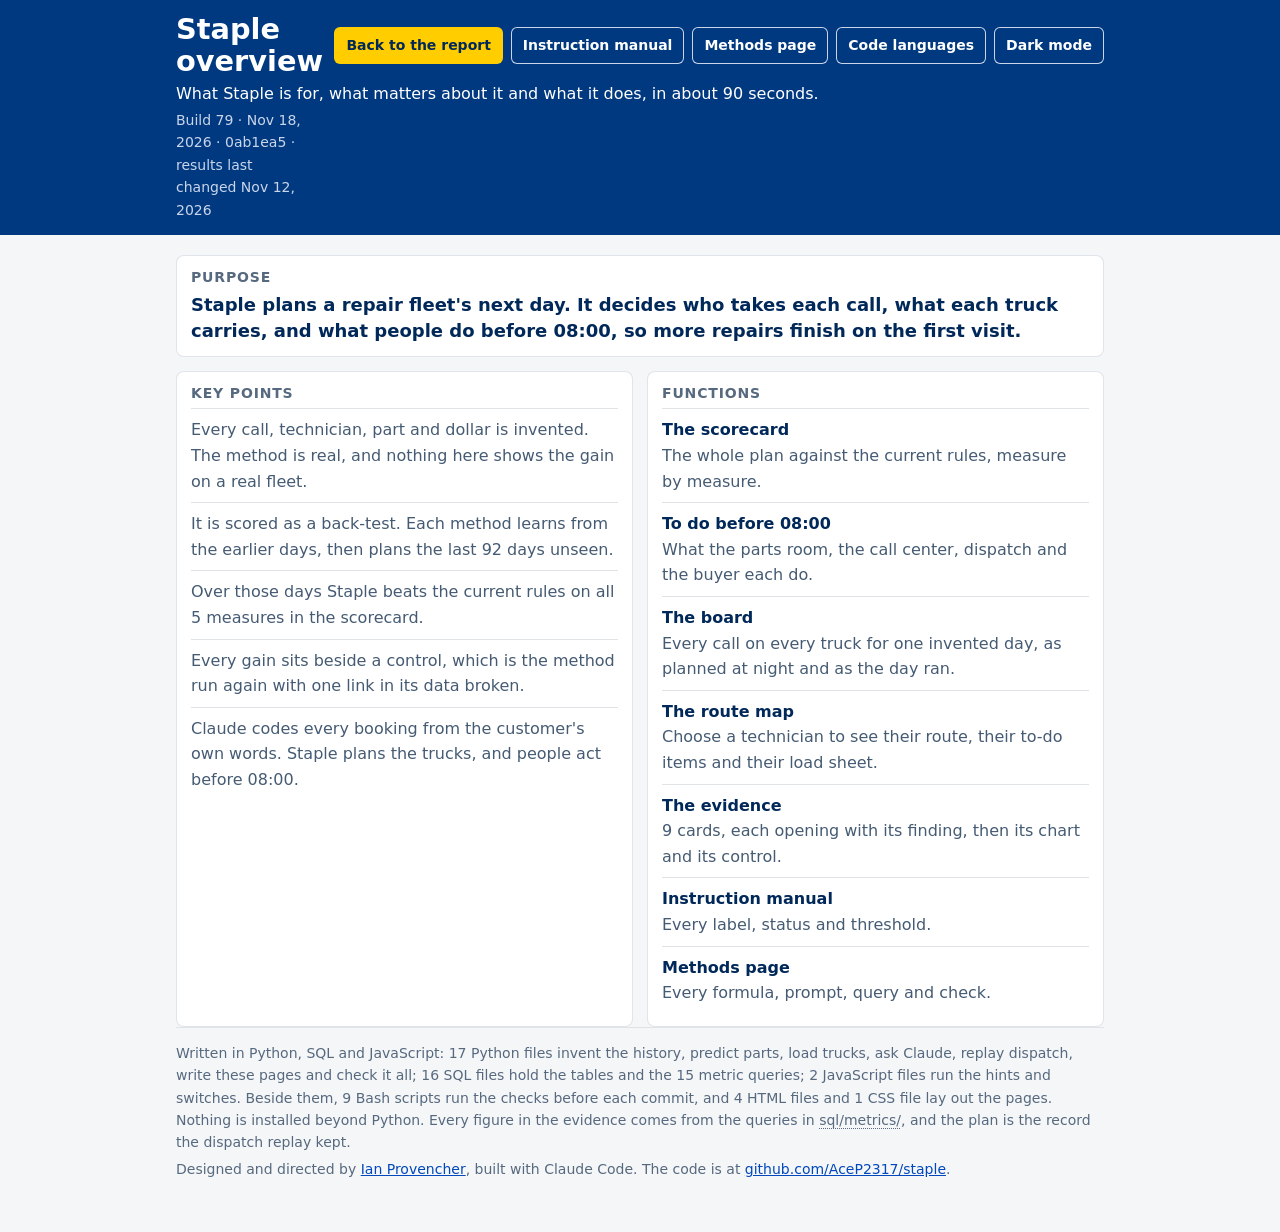
<file: docs/explain.html>
<!doctype html>
<html lang="en" data-theme="light"><head><meta charset="utf-8"><meta name="viewport" content="width=device-width, initial-scale=1"><title>Staple overview</title><meta name="description" content="What Staple is for, what matters about it and what it does, in about 90 seconds."><meta property="og:type" content="website"><meta property="og:site_name" content="Staple"><meta property="og:title" content="Staple overview"><meta property="og:description" content="What Staple is for, what matters about it and what it does, in about 90 seconds."><meta property="og:url" content="https://acep2317.github.io/staple/explain.html"><meta property="og:image" content="https://acep2317.github.io/staple/card.png?v=1"><meta property="og:image:width" content="1200"><meta property="og:image:height" content="630"><meta property="og:image:alt" content="Staple: Plans a repair fleet&#x27;s next day: who takes each call, what each truck carries, and what people do before 08:00."><meta name="twitter:card" content="summary_large_image"><link rel="icon" href="icon.svg" type="image/svg+xml"><link rel="icon" href="icon-32.png" sizes="32x32"><link rel="apple-touch-icon" href="apple-touch-icon.png"><style>:root{color-scheme:light;--band:#003980;--band-ink:#ffffff;--band-2:#c9d6ea;--cta:#ffcd00;--cta-ink:#002859;
--page:#f5f6f7;--surface:#ffffff;--tint:#f1f5fa;--ink:#002859;--ink-2:#455b73;--muted:#56697f;--grid:#e0e3e6;
--axis:#c5ccd4;--edge:#677f9e;--dim:#7a8ca2;--s1:#0048bb;--s2:#a67c00;--ask:#8a6100;--ring:rgba(0,40,89,.12);--link:#0048bb;--code:#eef2f7;
--c1:#dbe6f6;--c2:#a6c1ea;--c3:#6a95dc;--c4:#2f68c8;--c5:#00348f;--on-lo:#002859;--on-3:#002859;--on-hi:#ffffff;--warn:#c2410c;--crit:#b42318;--good:#1f7a3a;--faint:.3}
:root[data-theme="dark"]{color-scheme:dark;--band:#001733;--band-ink:#f0f4fa;--band-2:#a9bad3;--cta:#ffcd00;
--cta-ink:#001733;--page:#00142e;--surface:#0b2244;--tint:#10284d;--ink:#f0f4fa;--ink-2:#b4c2d4;--muted:#97a8bc;
--grid:#1c3557;--axis:#2a4a72;--edge:#7c98c4;--dim:#6f89ac;--s1:#5b8def;--s2:#c99700;--ask:#ffcd00;--ring:rgba(255,255,255,.12);--link:#8fb3ff;--code:#132c52;
--c1:#18335c;--c2:#27508f;--c3:#5087da;--c4:#7ea5ea;--c5:#bfd4fa;--on-lo:#f0f4fa;--on-3:#00142e;--on-hi:#00142e;--warn:#fb923c;--crit:#f87171;--good:#4ade80;--faint:.55}
*{box-sizing:border-box}[hidden]{display:none!important}
html{scroll-behavior:smooth}
body{margin:0;background:var(--page);color:var(--ink-2);font:16px/1.6 system-ui,-apple-system,"Segoe UI",sans-serif}
a{color:var(--link)}
:focus-visible{outline:2px solid var(--s1);outline-offset:1px}
.band{background:var(--band);color:var(--band-ink)}
.band-in{max-width:960px;margin:0 auto;padding:14px 16px;display:grid;grid-template-columns:minmax(0,1fr) auto;gap:2px 24px;align-items:center}
.band h1{font-size:1.8rem;line-height:1.1;margin:0;color:var(--band-ink)}
.band .lede{grid-column:1/-1;margin:2px 0 0;color:var(--band-ink)}
.band .inv{margin:0;font-size:.875rem;color:var(--band-2)}
.band .invented{color:var(--band-ink);border-color:var(--band-2);font-weight:700;margin-right:4px}
.band .stamp{margin:0;font-size:.875rem;color:var(--band-2)}
.band .inv+.stamp{text-align:right}
.band :focus-visible{outline-color:var(--band-ink)}
.actions{display:flex;flex-wrap:wrap;gap:8px;justify-content:flex-end}
.btn{display:inline-block;background:var(--cta);color:var(--cta-ink);font:inherit;font-weight:700;font-size:.875rem;text-decoration:none;
border-radius:6px;padding:7px 12px;border:0;cursor:pointer}
.btn.ghost{background:transparent;color:var(--band-ink);box-shadow:inset 0 0 0 1px var(--band-2)}
.btn.ghost[aria-pressed="true"]{background:var(--band-ink);color:var(--band);box-shadow:none}
.btn:hover{filter:brightness(1.06)}
main{max-width:960px;margin:0 auto;padding:20px 16px 48px}
h2{font-size:1.25rem;line-height:1.3;color:var(--ink);margin:0 0 8px}h3{font-size:1.05rem;line-height:1.3;color:var(--ink);margin:22px 0 6px}
h4{font-size:.875rem;color:var(--ink);margin:0 0 2px}
.hint-key{font-size:.875rem;color:var(--muted);margin:0 0 4px}
.note{border:1px solid var(--ring);background:var(--surface);border-left:4px solid var(--cta);border-radius:8px;padding:12px 14px;margin:14px 0 18px}
.score{width:100%;margin:2px 0 0}.score th,.score td{padding:5px 12px 5px 0;white-space:normal}
.score .m{font-weight:700;color:var(--ink)}.score .unit,.score .keeps{display:block;font-weight:400;color:var(--muted);font-size:.875rem}
.score .ours{font-weight:700;color:var(--ink)}.score .gain{font-weight:700;color:var(--good);white-space:nowrap}.score .keeps{white-space:nowrap}
section{margin:36px 0}section>p{margin:0 0 12px}
figure{margin:0;background:var(--surface);border:1px solid var(--ring);border-radius:8px;padding:14px}
figcaption{font-weight:700;font-size:.9rem;color:var(--ink);margin-bottom:10px}
.madeup,.invented{font-weight:400;color:var(--muted);font-size:.875rem;border:1px solid var(--ring);border-radius:4px;padding:0 6px;margin-left:4px;white-space:nowrap}
.bars{display:grid;gap:6px}
.bar-row{display:grid;grid-template-columns:minmax(9rem,15rem) 1fr;gap:10px;align-items:center;border-radius:4px;padding:1px 2px}
.bar-label{font-size:.875rem}.track{display:flex;align-items:center;gap:8px;min-width:0}
.bar{height:16px;width:calc(var(--v)*60%);border-radius:0 4px 4px 0;background:var(--dim);flex:none}
.lead .bar{background:var(--s1)}.lead .bar-label{color:var(--ink);font-weight:700}.control .bar-label{color:var(--muted)}
.bar-value{font-size:.875rem;font-variant-numeric:tabular-nums;flex:1 1 0;min-width:0}
.legend{display:flex;flex-wrap:wrap;gap:6px 16px;font-size:.875rem;margin-bottom:6px}
.key i{display:inline-block;width:14px;height:3px;vertical-align:middle;margin-right:6px}
svg{width:100%;height:auto;display:block}svg.defs{position:absolute;width:0;height:0}
.curve{min-width:480px}.gridline{stroke:var(--grid);stroke-width:1}.tick{fill:var(--muted);font-size:17px}
.ref{stroke:var(--ink-2);stroke-width:1}.ref-label,.end-label{fill:var(--ink-2);font-size:17px}
.series{fill:none;stroke-width:2;stroke-linejoin:round;stroke-linecap:round}.dot{stroke:var(--surface);stroke-width:2}
.cross{stroke:var(--muted);stroke-width:1;opacity:0}.hit{fill:transparent}
details{margin-top:10px;font-size:.875rem}summary{cursor:pointer;color:var(--ink-2)}
.scroll{overflow-x:auto}table{border-collapse:collapse;margin-top:8px;font-variant-numeric:tabular-nums;font-size:.875rem}
th,td{text-align:left;padding:5px 12px 5px 0;border-bottom:1px solid var(--grid);vertical-align:top}th{color:var(--ink);font-weight:700}
td{white-space:nowrap}.wrap td{white-space:normal}
code,pre{font-family:ui-monospace,"Cascadia Mono",Consolas,monospace;font-size:.875rem;background:var(--code);border-radius:4px}
code{padding:1px 4px}pre{padding:10px 12px;overflow-x:auto;white-space:pre-wrap;color:var(--ink)}
.formula{display:block;margin:8px 0;padding:8px 12px;background:var(--tint);border-radius:6px;color:var(--ink);overflow-x:auto;white-space:pre}
.example{border-left:3px solid var(--s1);padding:0 0 0 14px;margin:14px 0}.example h3{margin-top:0}.ex-steps{margin:6px 0;padding-left:20px}.ex-answer{margin:6px 0}
.toc{columns:2 220px;font-size:.9rem;margin:0 0 8px;padding-left:20px}
footer{color:var(--muted);font-size:.875rem;border-top:1px solid var(--grid);padding-top:14px}footer p{margin:0 0 4px}
[data-tip]{cursor:help}
button[data-tip],a[data-tip],summary[data-tip],.blk,.who,.rt,.evt,.ask,.todo-item[data-tech],.todo-item[data-call]{cursor:pointer}
.hv{text-decoration:underline dotted;text-decoration-thickness:1px;text-underline-offset:3px}
.bar-row:hover{background:var(--tint)}.bar-row:hover .bar{filter:brightness(1.12)}
th[data-tip],h2[data-tip],h3[data-tip],figcaption [data-tip]{text-decoration:underline dotted;text-decoration-thickness:1px;text-underline-offset:4px}
.q{display:inline-grid;place-items:center;width:20px;height:20px;border-radius:50%;background:var(--s1);color:var(--surface);
font:700 14px/1 system-ui,-apple-system,"Segoe UI",sans-serif;text-decoration:none;vertical-align:2px;margin-left:4px}
#tip{position:fixed;z-index:9;pointer-events:none;background:var(--surface);color:var(--ink-2);border:1px solid var(--ring);
border-top:3px solid var(--s1);border-radius:6px;padding:8px 10px;font-size:.875rem;line-height:1.45;white-space:pre-line;
box-shadow:0 4px 16px rgba(0,23,51,.18);max-width:360px}
#tip strong{display:block;color:var(--ink);margin-bottom:2px}
.report .band-in{max-width:1320px}
.report main{max-width:1320px;padding:14px 16px 40px;display:grid;gap:14px;grid-template-columns:minmax(0,1fr)}
.report section{margin:0}.report main>*{min-width:0}
.grid{display:grid;gap:14px;min-width:0;grid-template-columns:minmax(0,1fr);align-content:start}.grid>*{min-width:0}
.panel,.card,.detail{display:block;background:var(--surface);border:1px solid var(--ring);border-radius:8px;padding:12px 14px}
.panel h2,.panel h3,.card h3,.detail h3{margin:0 0 6px}.panel>p,.card>p{margin:0 0 8px;font-size:.875rem}
.more{font-size:.875rem;margin:8px 0 0}.panel>p.take,.card>p.take,.evidence-head>p.take{font-size:1rem;line-height:1.45;font-weight:700;color:var(--ink)}.points{margin:0 0 8px;padding-left:18px;font-size:.875rem}.points li{margin:0 0 4px}.points strong{color:var(--ink)}
.sub{font-size:.875rem;color:var(--muted);margin:0 0 6px}.after{margin:8px 0 0}
.purpose{margin:0 0 14px}.purpose>p.take{font-size:1.125rem;margin:0}.explain section{margin:0}
.purpose h2,.explain h2{font-size:.875rem;letter-spacing:.06em;text-transform:uppercase;color:var(--muted)}
.explain .points{list-style:none;margin:0;padding:0;font-size:1rem}.explain .points li,.fns dt{border-top:1px solid var(--grid);margin:0;padding:8px 0}
.fns{margin:0}.fns dt{font-weight:700;color:var(--ink);padding-bottom:0}.fns dd{margin:0;padding:0 0 8px}
.count{font-weight:400;font-size:.875rem;color:var(--muted);margin-left:8px}
.todo{display:grid;gap:10px;grid-template-columns:minmax(0,1fr)}.todo.box{max-height:17.6rem;overflow-y:auto;align-content:start}
.todo-group h3{font-size:.875rem;margin:0 0 3px}.todo-group .why{font-weight:400;margin-left:6px}
.todo-group ul{list-style:none;margin:0;padding:0;font-size:.875rem}
.todo-item{padding:2px 6px;border-radius:4px;line-height:1.4}.todo-item:hover{background:var(--tint)}
.todo-item.sel{background:var(--tint);box-shadow:inset 3px 0 0 var(--s1);color:var(--ink)}
.ai-tag{font-size:.875rem;background:var(--cta);color:var(--cta-ink);border-radius:3px;padding:0 4px;margin-right:5px}
.daybar{display:flex;flex-wrap:wrap;gap:8px 14px;align-items:center}.daybar h2{margin:0}
.days,.views{display:flex;flex-wrap:wrap;gap:4px}
.day-btn,.vbtn{font:inherit;font-size:.875rem;background:var(--surface);color:var(--ink);border:1px solid var(--edge);
border-radius:6px;padding:3px 10px;cursor:pointer}
.day-btn[aria-pressed="true"],.vbtn[aria-pressed="true"]{background:var(--s1);color:var(--on-hi);border-color:var(--s1);font-weight:700}
.day-btn i{font-style:normal;margin-left:4px}.ev-s{color:var(--ink-2)}.ev-b{color:var(--warn)}.day-btn[aria-pressed="true"] i{color:inherit}
.dayline{flex:1 1 100%;margin:0;font-size:.875rem}.fact b{color:var(--ink)}
.board{font-size:.75rem;min-width:0}
.row{display:grid;grid-template-columns:2.4rem minmax(0,1fr);gap:6px;align-items:center;height:18px;border-radius:3px}
.row.sel{background:var(--tint);box-shadow:inset 3px 0 0 var(--s1)}.row.sel .who{color:var(--ink);font-weight:700}
.who{font-variant-numeric:tabular-nums;padding-left:5px;border-radius:3px}
.lane{position:relative;height:13px;background:linear-gradient(90deg,var(--grid) 1px,transparent 1px) 0 0/11.111% 100%}
.ticks{height:16px;background:none}.ticks span{position:absolute;top:0;transform:translateX(-50%);color:var(--muted);line-height:16px}
.ticks span:first-child{transform:none}.ticks span:last-child{transform:translateX(-100%)}
.blk{position:absolute;top:0;bottom:0;border:1px solid var(--edge);border-radius:2px;overflow:hidden;white-space:nowrap;
font-size:.75rem;line-height:11px;padding-left:2px;container-type:inline-size}
@container (max-width:54px){.fr{display:none}}
.c1{background:var(--c1);color:var(--on-lo)}.c2{background:var(--c2);color:var(--on-lo)}.c3{background:var(--c3);color:var(--on-3)}
.c4{background:var(--c4);color:var(--on-hi)}.c5{background:var(--c5);color:var(--on-hi)}
.blk.ai::before,.sw.ai::before{content:"";position:absolute;top:0;right:0;width:6px;height:6px;background:var(--ask);box-shadow:-1px 1px 0 var(--surface)}
.blk.moved,.sw.moved{box-shadow:0 0 0 1px var(--surface),0 0 0 3px var(--warn);font-weight:700}
.blk.unpl,.sw.unpl{border:2px dashed var(--edge);background-clip:padding-box}
.blk.miss,.sw.miss{box-shadow:inset 0 -3px 0 var(--crit),inset 0 -4px 0 var(--surface)}
.blk.moved.miss{box-shadow:inset 0 -3px 0 var(--crit),inset 0 -4px 0 var(--surface),0 0 0 1px var(--surface),0 0 0 3px var(--warn)}
.blk.up::before,.sw.up::before{content:"";position:absolute;right:1px;top:1px;border:5px solid transparent;border-top:0;border-bottom:8px solid var(--surface)}
.blk.up::after,.sw.up::after{content:"";position:absolute;right:3px;top:3px;border:3px solid transparent;border-top:0;border-bottom:5px solid var(--ink)}
.blk:hover{outline:2px solid var(--ink);z-index:2}
.blk.on{outline:3px solid var(--ink);outline-offset:1px;z-index:3}
.lane-note{position:absolute;inset:0;display:flex;align-items:center;padding-left:6px;border-radius:2px;color:var(--ink);white-space:nowrap;overflow:hidden;
background:repeating-linear-gradient(135deg,var(--tint) 0 4px,var(--axis) 4px 6px)}
.dead{position:absolute;top:0;bottom:0;right:0;background:repeating-linear-gradient(135deg,transparent 0 4px,var(--axis) 4px 6px)}
.brk{position:absolute;top:-2px;left:var(--at);max-width:calc(100% - var(--at));z-index:1;white-space:nowrap;overflow:hidden;
text-overflow:ellipsis;background:var(--surface);color:var(--warn);font-weight:700;line-height:17px;padding:0 4px;border-left:2px solid var(--warn)}
body:not([data-view="ran"]) .v-ran,body[data-view="ran"] .v-night{display:none}
.legend-line{display:flex;flex-wrap:wrap;gap:3px 12px;align-items:center;font-size:.875rem;color:var(--muted);margin:10px 0 0}
.legend-line .v-night,.legend-line .v-ran{display:contents}
.sw{position:relative;display:inline-block;width:16px;height:11px;border:1px solid var(--edge);border-radius:2px;vertical-align:middle;margin-right:5px}
.sw.moved{margin:0 8px 0 3px}
.detail .empty{color:var(--muted);font-size:.875rem;margin:0}
.call-open{padding-bottom:10px;margin-bottom:10px;border-bottom:1px solid var(--grid)}
.call-open p{margin:0 0 3px;font-size:.875rem}.call-open h3{margin:0 0 6px}
.tech-card table{width:100%;margin:0 0 6px}.sheet{margin-top:8px}.sheet summary{color:var(--ink);font-weight:700}
.sheet .sub{margin:6px 0 0}
table.load,table.cmp{width:100%;margin-top:4px}table.load td,table.cmp td{white-space:normal}
table.cmp th,table.cmp td{padding-right:8px}table.cmp td:not(:first-child){white-space:nowrap}
tr.put-on td:first-child{color:var(--good);font-weight:700}tr.take-off td:first-child{color:var(--crit);font-weight:700}
.keep{font-size:.875rem;margin:6px 0 0}
.map{min-width:296px;max-width:560px;margin:0 auto}
.map .zone{fill:var(--tint);stroke:var(--edge);stroke-width:.75}.map .zone-n,.brk-map{fill:var(--muted);font-size:19px;font-weight:700}
.brk-map{fill:var(--warn)}.map .center{fill:var(--ink)}
.rt polyline{fill:none;stroke:var(--s1);stroke-width:1;opacity:.4;stroke-linejoin:round}
.rt .stop{fill:var(--surface);stroke:var(--s1);stroke-width:1}.rt .stop.ai{stroke:var(--ask);stroke-width:2}
.rt .home{fill:var(--s1)}.rt .hand{stroke:var(--warn);stroke-width:1.3;stroke-dasharray:3 2}.rt .stop.moved{stroke:var(--warn);stroke-width:2}
.has-sel .rt{opacity:var(--faint)}.has-sel .rt.sel{opacity:1}.rt.sel polyline{stroke-width:2.4;opacity:1;marker-mid:url(#leg)}.leg{fill:var(--s1)}
.asks{display:flex;align-items:flex-start;gap:10px;overflow-x:auto;padding-bottom:6px;scroll-snap-type:x proximity}
.ask{flex:0 0 250px;scroll-snap-align:start;background:var(--tint);border:1px solid var(--ring);border-top:3px solid var(--ask);
border-radius:6px;padding:8px 10px;font-size:.875rem;line-height:1.4}
.ask p{margin:0 0 4px}.ask .said{color:var(--ink);font-style:italic}.ask .then{font-weight:700;color:var(--ink)}
.ask .parts span{color:var(--muted)}.ask:hover{outline:2px solid var(--ink);outline-offset:-1px}
.conf{display:inline-block;width:56px;height:6px;border-radius:3px;background:var(--grid);vertical-align:middle;overflow:hidden}
.conf i{display:block;height:100%;background:var(--s1)}
.opts{display:flex;flex-wrap:wrap;gap:3px;list-style:none;margin:2px 0 5px;padding:0}.opts li{border:1px solid var(--axis);border-radius:9px;padding:0 7px}
.opts .pick{background:var(--cta);color:var(--cta-ink);border-color:var(--cta);font-weight:700}
.morning{margin:0;padding-left:18px;font-size:.875rem}.morning ul{margin:2px 0 6px;padding-left:16px}
.evt:hover>strong{text-decoration:underline}
.do{font-size:.875rem;background:var(--tint);border-left:3px solid var(--cta);padding:6px 10px;border-radius:4px;margin:10px 0 0}
.how{display:grid;gap:8px;list-style:none;margin:0;padding:0;font-size:.875rem;line-height:1.4;grid-template-columns:minmax(0,1fr)}
.how li{background:var(--surface);border:1px solid var(--ring);border-left:4px solid var(--s1);border-radius:6px;padding:6px 10px}
.how strong{display:block;color:var(--ink)}
.evidence-head h2{margin:8px 0 2px}.evidence-head .sub{margin:0}
.evidence{columns:2 440px;column-gap:14px}.evidence .card{break-inside:avoid;margin:0 0 14px;scroll-margin-top:12px}
.card figure{border:0;padding:0;margin-top:10px}
.steps{margin:0;padding-left:20px;font-size:.875rem}
.flash{animation:flash 1.6s}@keyframes flash{from{box-shadow:0 0 0 3px var(--s1)}to{box-shadow:0 0 0 3px transparent}}
@media (min-width:900px){
.split-top{grid-template-columns:minmax(0,1.55fr) minmax(0,1fr)}
.slot{position:relative}.slot>.todo-panel{position:absolute;inset:0;display:flex;flex-direction:column}
.slot .todo.box{max-height:none;flex:1;min-height:0}
.work{grid-template-columns:minmax(0,1.75fr) minmax(280px,1fr)}
.two{grid-template-columns:minmax(0,1.6fr) minmax(0,1fr)}.pair{grid-template-columns:repeat(2,minmax(0,1fr))}
.how{grid-template-columns:repeat(3,minmax(0,1fr))}}
@media (max-width:760px){.band-in{grid-template-columns:minmax(0,1fr)}.actions{justify-content:flex-start;margin:6px 0}
.band .inv+.stamp{text-align:left}.band h1{font-size:1.6rem}}
@media (max-width:620px){.bar-row{grid-template-columns:1fr;gap:2px}.bar{width:calc(var(--v)*45%)}
.score thead .ctl{display:none}.score tr{display:grid;grid-template-columns:minmax(0,1.3fr) minmax(0,.85fr) minmax(0,.85fr) minmax(0,1.2fr);column-gap:6px;border-bottom:1px solid var(--grid)}
.score th,.score td{border-bottom:0;padding-right:0}.score .gain{white-space:normal}
.score td.ctl{grid-column:2/-1;text-align:right;padding-top:0;color:var(--muted)}.score td.ctl::before{content:"control "}
.score td.ctl .keeps{display:inline;margin-left:6px}}
@media (prefers-reduced-motion:reduce){html{scroll-behavior:auto}.flash{animation:none}}
@media print{body{background:#fff;font-size:11pt}.band{background:none;color:#000;border-bottom:1px solid #000}
.band h1,.band .lede,.band .inv,.band .stamp,.band .invented{color:#000}
.actions,#tip,.days,.views,.q,.why{display:none}.call-open:not([data-call]){display:none}.band-in,main,.report main{max-width:none;padding-left:0;padding-right:0}
.grid,.report main{display:block}.grid>*,.report main>*{margin-bottom:10pt}
.slot>.todo-panel{position:static;display:block}.todo.box,.slot .todo.box{max-height:none;overflow:visible}
.asks{flex-wrap:wrap;overflow:visible}.scroll{overflow:visible}.evidence{columns:1}
.panel,.card,.detail,figure,.ask,tr{break-inside:avoid}h2,h3{break-after:avoid}
.blk,.sw,.bar,.conf i,.lane-note,.dead,.ai-tag,.opts .pick{-webkit-print-color-adjust:exact;print-color-adjust:exact}
a[href^="http"]::after{content:" (" attr(href) ")";font-weight:400}}
</style><script>try{if(localStorage.getItem("staple-theme")==="dark")document.documentElement.dataset.theme="dark"}catch(e){console.warn("Staple: the saved light/dark choice could not be read",e)}</script></head><body><header class="band"><div class="band-in"><h1 data-tip="Staple
Plans a repair fleet's next day on invented history: Claude codes the bookings, Staple routes the technicians and loads the trucks, and people act on a to-do list before 08:00.">Staple overview</h1><nav class="actions" aria-label="Pages and display"><a class="btn" href="index.html" data-tip="Back to the report
Returns to the report.">Back to the report</a><a class="btn ghost" href="manual.html" target="_blank" rel="noopener" data-tip="Instruction manual
Opens the instruction manual in a new tab: what each figure means, every label, every threshold, and what Staple cannot tell you.">Instruction manual</a><a class="btn ghost" href="method.html" target="_blank" rel="noopener" data-tip="Methods page
Opens the methods page in a new tab: every formula, every rule of the replays, the prompts, the queries and the checks.">Methods page</a><a class="btn ghost" href="languages.html" target="_blank" rel="noopener" data-tip="Code languages
Opens the code languages page in a new tab: what Staple is written in, where each part runs, and every program it starts.">Code languages</a><button type="button" class="btn ghost" data-theme-toggle aria-pressed="false" data-tip="Dark mode
The page opens light. This switches it to dark and back, and this browser remembers the choice.">Dark mode</button></nav><p class="lede">What Staple is for, what matters about it and what it does, in about 90 seconds.</p><p class="stamp"><span class="build-stamp" data-tip="Build 79 · Nov 18, 2026 · 0ab1ea5
The build that made this page: how many changes the repository held at the change it was built from, the day of that change, and its short code. A + means it was built from changes not yet saved. A fresh clone of the repository builds this same stamp.">Build 79 · Nov 18, 2026 · 0ab1ea5</span> · results last changed <span class="content-day" data-tip="Nov 12, 2026
The last day any code, query or cached answer that feeds these pages changed. A rebuild that moved nothing keeps it.">Nov 12, 2026</span></p></div></header><main><section class="panel purpose" id="purpose"><h2>Purpose</h2>
<p class="take">Staple plans a repair fleet's next day. It decides who takes each call, what each truck carries, and
what people do before 08:00, so more repairs finish on the first visit.</p></section>

<div class="grid pair explain">
<section class="panel" id="points"><h2>Key points</h2>
<ul class="points">
<li>Every call, technician, part and dollar is invented. The method is real, and nothing here shows the gain on a
real fleet.</li>
<li>It is scored as a back-test. Each method learns from the earlier days, then plans the last 92 days
unseen.</li>
<li>Over those days Staple beats the current rules on all 5 measures in the scorecard.</li>
<li>Every gain sits beside a control, which is the method run again with one link in its data broken.</li>
<li>Claude codes every booking from the customer's own words. Staple plans the trucks, and people act before
08:00.</li>
</ul></section>

<section class="panel" id="functions"><h2>Functions</h2>
<dl class="fns">
<dt>The scorecard</dt><dd>The whole plan against the current rules, measure by measure.</dd>
<dt>To do before 08:00</dt><dd>What the parts room, the call center, dispatch and the buyer each do.</dd>
<dt>The board</dt><dd>Every call on every truck for one invented day, as planned at night and as the day ran.</dd>
<dt>The route map</dt><dd>Choose a technician to see their route, their to-do items and their load sheet.</dd>
<dt>The evidence</dt><dd>9 cards, each opening with its finding, then its chart and its control.</dd>
<dt>Instruction manual</dt><dd>Every label, status and threshold.</dd>
<dt>Methods page</dt><dd>Every formula, prompt, query and check.</dd>
</dl></section>
</div>
<footer><p>Written in Python, SQL and JavaScript: 17 Python files invent the history, predict parts, load trucks, ask Claude, replay dispatch, write these pages and check it all; 16 SQL files hold the tables and the 15 metric queries; 2 JavaScript files run the hints and switches. Beside them, 9 Bash scripts run the checks before each commit, and 4 HTML files and 1 CSS file lay out the pages. Nothing is installed beyond Python. Every figure in the evidence comes from the queries in <span class="hv" data-tip="sql/metrics/
ai_calibration, ai_step, backorder_exposure, backorder_flag, buyer_scorecard, carry_list_curve, controls, dispatch_scorecard, first_time_fix, inventory_roi, parts_caused_reschedules, parts_cycle_time, scorecard, slow_truck_stock, truck_fill_rate">sql/metrics/</span>, and the plan is the record the dispatch replay kept.</p><p class="byline">Designed and directed by <a href="https://ian-provencher.com/" target="_blank" rel="noopener">Ian Provencher</a>, built with Claude Code. The code is at <a href="https://github.com/AceP2317/staple" target="_blank" rel="noopener">github.com/AceP2317/staple</a>.</p></footer></main><div id="tip" hidden></div><script>// The hover layer: any element with data-tip shows it on mouse hover or keyboard focus. On a touch screen one tap
// shows it and keeps it; the next tap anywhere closes it, and opens the spot it lands on if that is another one.
// A tap never cancels anything, so it still presses what it lands on. The first line is the value.
const tip = document.getElementById('tip')
let open = null // the spot showing: its element, the chart point if any, what opened it, and where on it
function place() {
  const r = open.el.getBoundingClientRect()
  if (!open.el.isConnected || (!r.width && !r.height)) return hide()
  const x = open.dx == null ? r.left : r.left + open.dx
  const y = open.dy == null ? null : r.top + open.dy
  let top = (y ?? r.top) - tip.offsetHeight - 10
  if (top < 4) top = (y ?? r.bottom) + 14
  tip.style.left = Math.max(4, Math.min(x, innerWidth - tip.offsetWidth - 8)) + 'px'
  tip.style.top = top + 'px'
}
function show(el, text, by, point, x, y) {
  const [head, ...rest] = text.split('\n')
  const strong = document.createElement('strong')
  strong.textContent = head
  const body = document.createElement('div')
  body.textContent = rest.join('\n')
  tip.replaceChildren(strong, ...(rest.length ? [body] : []))
  tip.hidden = false
  const r = el.getBoundingClientRect()
  open = { el, point, by, dx: x == null ? null : x - r.left, dy: y == null ? null : y - r.top }
  place()
}
function hide() {
  tip.hidden = true
  open = null
  document.querySelectorAll('.cross').forEach((c) => (c.style.opacity = 0))
}
const target = (e) => e.target.closest && e.target.closest('[data-tip]')

const curves = new Map()
document.querySelectorAll('svg[data-curve]').forEach((svg) => curves.set(svg, { d: JSON.parse(svg.dataset.curve), cross: svg.querySelector('.cross'), i: 2 }))
function nearest(svg, clientX) {
  const { d } = curves.get(svg)
  const r = svg.getBoundingClientRect()
  const xv = ((clientX - r.left) / r.width) * d.w
  return d.xs.reduce((b, x, j) => (Math.abs(x - xv) < Math.abs(d.xs[b] - xv) ? j : b), 0)
}
function at(svg, j) {
  const c = curves.get(svg)
  c.i = j
  c.cross.setAttribute('x1', c.d.xs[j]); c.cross.setAttribute('x2', c.d.xs[j]); c.cross.style.opacity = 1
  return c.d.tips[j]
}

// Mouse and pen: open on entering a spot, close on leaving it.
document.addEventListener('pointerover', (e) => {
  const el = e.pointerType !== 'touch' && target(e)
  if (el && open?.el !== el) show(el, el.dataset.tip, 'hover')
})
document.addEventListener('pointerout', (e) => {
  const el = e.pointerType !== 'touch' && target(e)
  if (el && open?.by === 'hover' && open.el === el && !el.contains(e.relatedTarget)) hide()
})
// Keyboard: the browser's own focus-visible test is true for a Tab and false for a tap, so a tap never opens one here.
document.addEventListener('focusin', (e) => {
  const el = e.target
  if (!el.matches || !el.matches(':focus-visible')) return
  if (curves.has(el)) return show(el, at(el, curves.get(el).i), 'focus', curves.get(el).i)
  const spot = target(e)
  if (spot) show(spot, spot.dataset.tip, 'focus')
})
document.addEventListener('focusout', () => { if (open?.by === 'focus') hide() })
// Finger: a tap is a press and lift within 10 px that the browser did not cancel to scroll.
let press = null
document.addEventListener('pointerdown', (e) => { press = e.pointerType === 'touch' ? [e.clientX, e.clientY] : null })
document.addEventListener('pointercancel', () => (press = null))
document.addEventListener('pointerup', (e) => {
  if (!press || e.pointerType !== 'touch') return
  const moved = Math.hypot(e.clientX - press[0], e.clientY - press[1])
  press = null
  if (moved > 10) return
  const svg = e.target.closest && e.target.closest('svg[data-curve]')
  const el = svg || target(e)
  const point = svg ? nearest(svg, e.clientX) : undefined
  const same = open && el && open.el === el && open.point === point
  if (open) hide()
  if (!el || same) return
  if (svg) show(svg, at(svg, point), 'tap', point, e.clientX + 14, e.clientY)
  else show(el, el.dataset.tip, 'tap')
})
// An open tip moves with its spot when anything scrolls, and closes if the spot is gone.
addEventListener('scroll', () => open && place(), { capture: true, passive: true })
addEventListener('resize', () => open && place())

curves.forEach((c, svg) => {
  svg.addEventListener('pointermove', (ev) => {
    if (ev.pointerType === 'touch') return
    const j = nearest(svg, ev.clientX)
    show(svg, at(svg, j), 'hover', j, ev.clientX + 14, ev.clientY)
  })
  svg.addEventListener('pointerleave', (ev) => { if (ev.pointerType !== 'touch' && open?.by === 'hover' && open.el === svg) hide() })
  svg.addEventListener('keydown', (ev) => {
    if (ev.key !== 'ArrowRight' && ev.key !== 'ArrowLeft') return
    const j = Math.max(0, Math.min(c.d.ks.length - 1, c.i + (ev.key === 'ArrowRight' ? 1 : -1)))
    show(svg, at(svg, j), 'focus', j)
    ev.preventDefault()
  })
})

// The light/dark switch: every page opens light unless this browser saved dark, which the page's head applies first.
const themeBtn = document.querySelector('[data-theme-toggle]')
function setTheme(dark) {
  document.documentElement.dataset.theme = dark ? 'dark' : 'light'
  themeBtn.setAttribute('aria-pressed', dark)
}
if (themeBtn) {
  setTheme(document.documentElement.dataset.theme === 'dark')
  themeBtn.addEventListener('click', () => {
    const dark = document.documentElement.dataset.theme !== 'dark'
    setTheme(dark)
    try { localStorage.setItem('staple-theme', dark ? 'dark' : 'light') } catch (err) { console.warn('Staple: the light/dark choice was not saved', err) }
  })
}
</script></body></html>
</file>
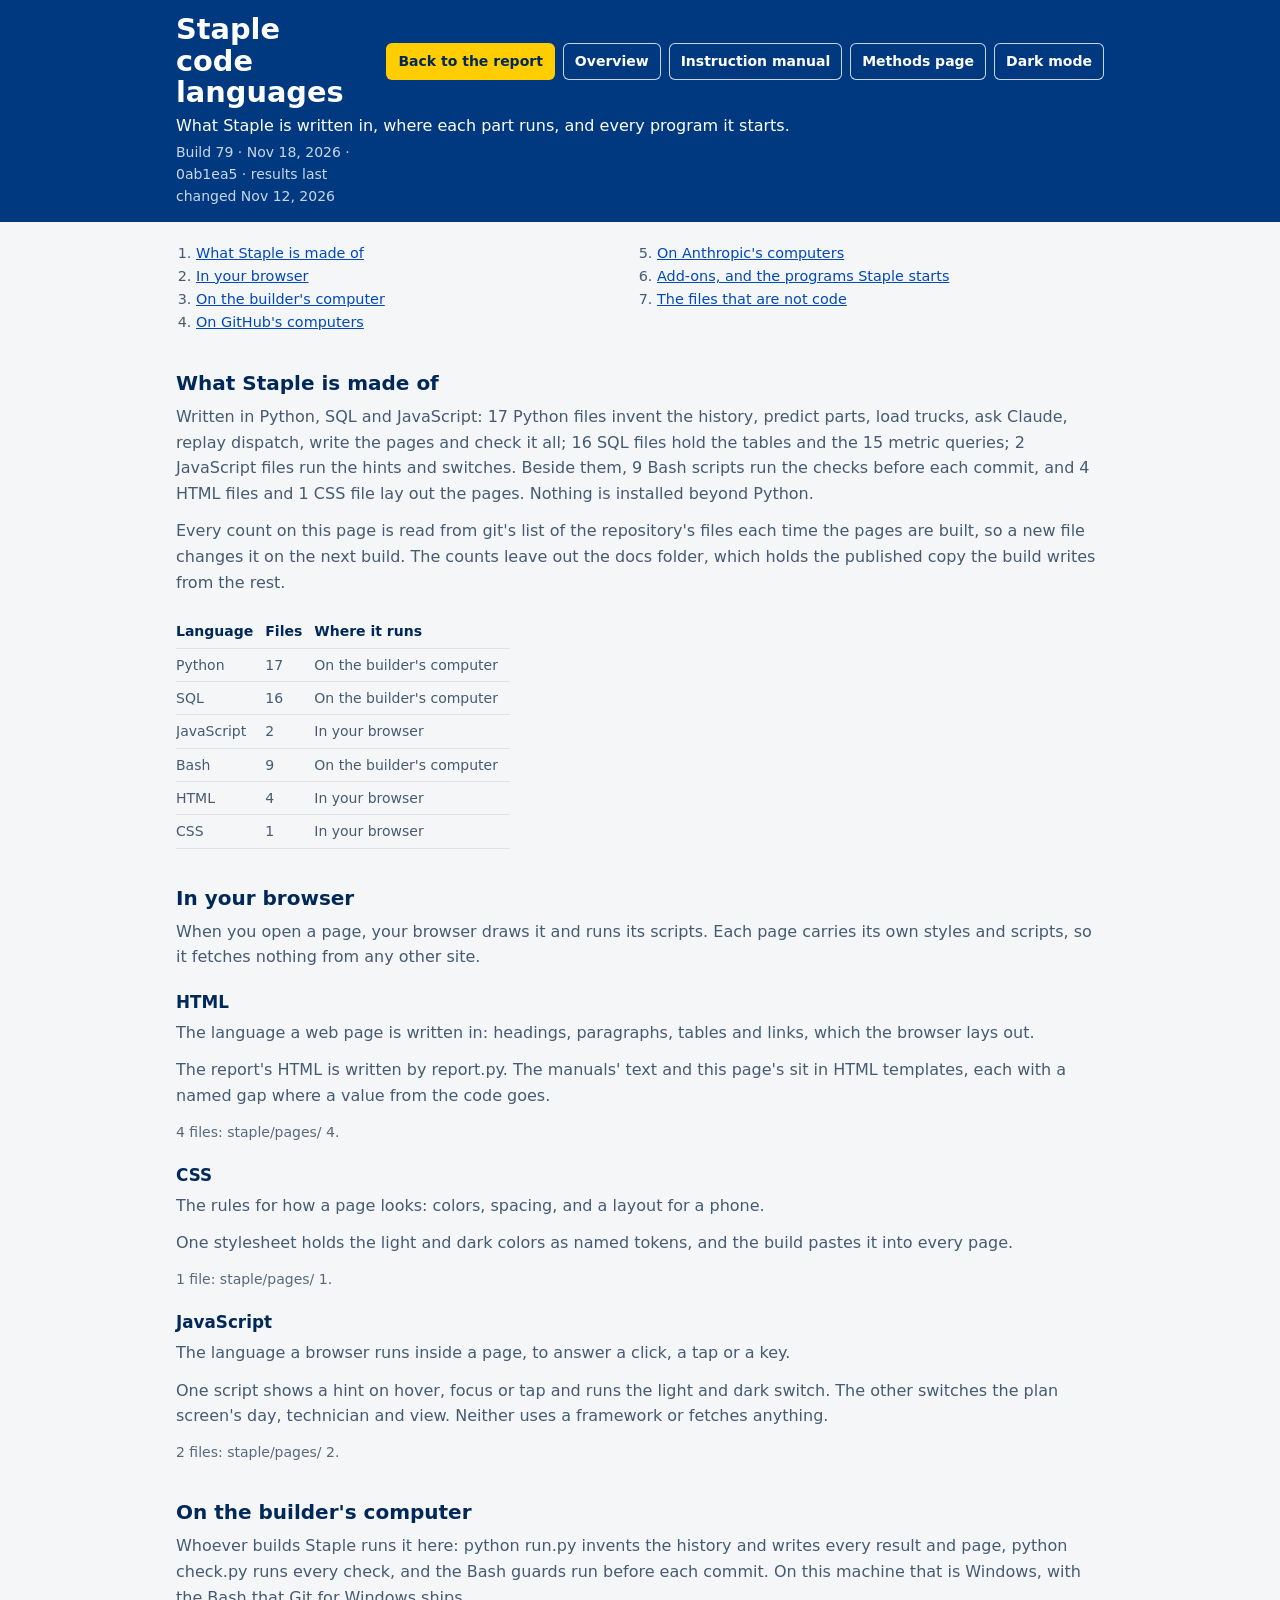
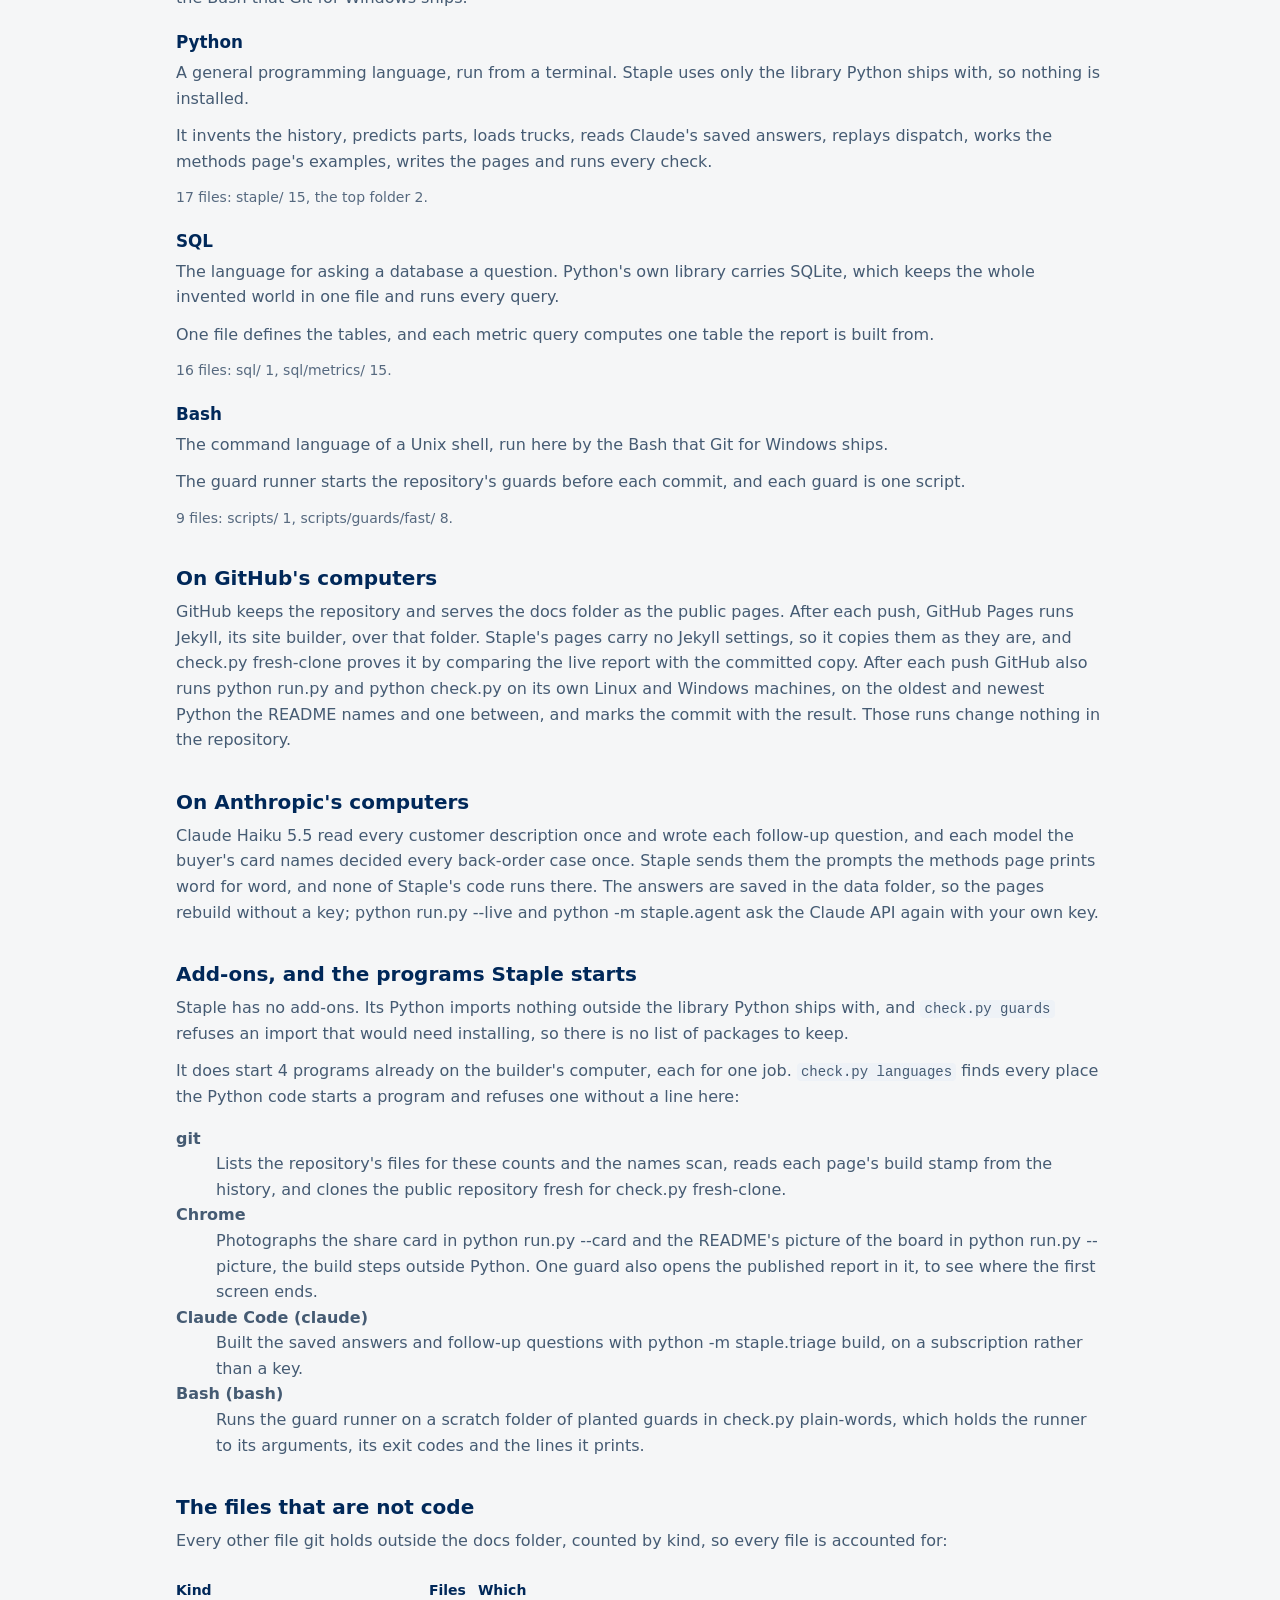
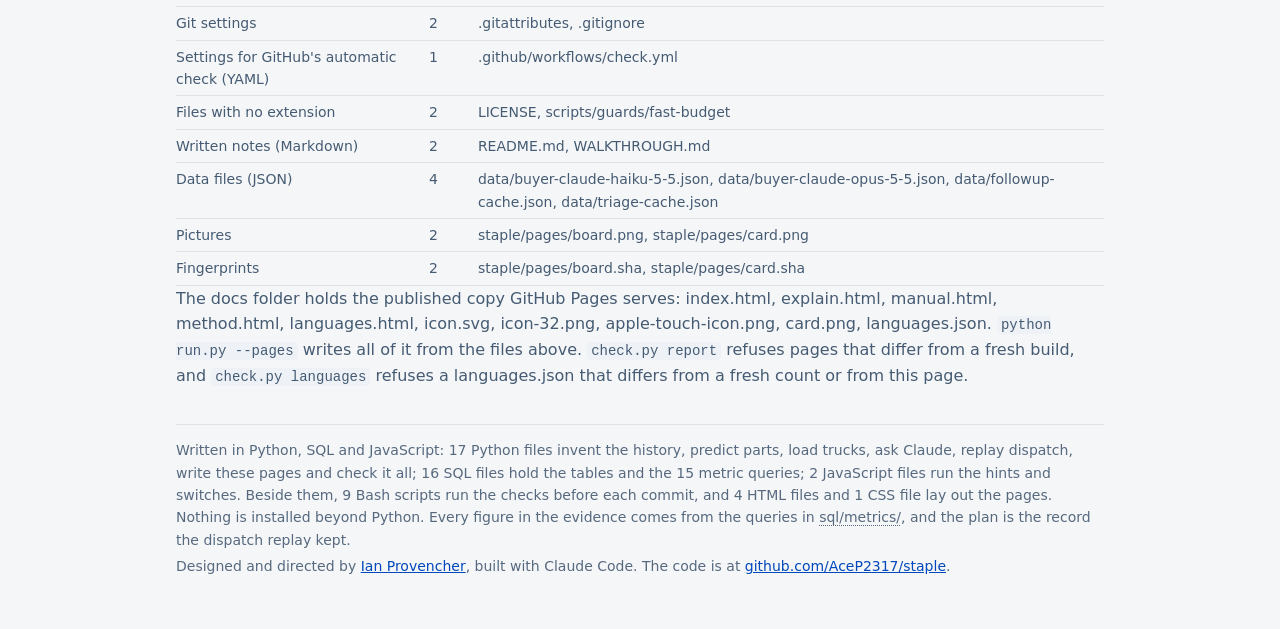
<file: docs/languages.html>
<!doctype html>
<html lang="en" data-theme="light"><head><meta charset="utf-8"><meta name="viewport" content="width=device-width, initial-scale=1"><title>Staple code languages</title><meta name="description" content="What Staple is written in, where each part runs, and every program it starts."><meta property="og:type" content="website"><meta property="og:site_name" content="Staple"><meta property="og:title" content="Staple code languages"><meta property="og:description" content="What Staple is written in, where each part runs, and every program it starts."><meta property="og:url" content="https://acep2317.github.io/staple/languages.html"><meta property="og:image" content="https://acep2317.github.io/staple/card.png?v=1"><meta property="og:image:width" content="1200"><meta property="og:image:height" content="630"><meta property="og:image:alt" content="Staple: Plans a repair fleet&#x27;s next day: who takes each call, what each truck carries, and what people do before 08:00."><meta name="twitter:card" content="summary_large_image"><link rel="icon" href="icon.svg" type="image/svg+xml"><link rel="icon" href="icon-32.png" sizes="32x32"><link rel="apple-touch-icon" href="apple-touch-icon.png"><style>:root{color-scheme:light;--band:#003980;--band-ink:#ffffff;--band-2:#c9d6ea;--cta:#ffcd00;--cta-ink:#002859;
--page:#f5f6f7;--surface:#ffffff;--tint:#f1f5fa;--ink:#002859;--ink-2:#455b73;--muted:#56697f;--grid:#e0e3e6;
--axis:#c5ccd4;--edge:#677f9e;--dim:#7a8ca2;--s1:#0048bb;--s2:#a67c00;--ask:#8a6100;--ring:rgba(0,40,89,.12);--link:#0048bb;--code:#eef2f7;
--c1:#dbe6f6;--c2:#a6c1ea;--c3:#6a95dc;--c4:#2f68c8;--c5:#00348f;--on-lo:#002859;--on-3:#002859;--on-hi:#ffffff;--warn:#c2410c;--crit:#b42318;--good:#1f7a3a;--faint:.3}
:root[data-theme="dark"]{color-scheme:dark;--band:#001733;--band-ink:#f0f4fa;--band-2:#a9bad3;--cta:#ffcd00;
--cta-ink:#001733;--page:#00142e;--surface:#0b2244;--tint:#10284d;--ink:#f0f4fa;--ink-2:#b4c2d4;--muted:#97a8bc;
--grid:#1c3557;--axis:#2a4a72;--edge:#7c98c4;--dim:#6f89ac;--s1:#5b8def;--s2:#c99700;--ask:#ffcd00;--ring:rgba(255,255,255,.12);--link:#8fb3ff;--code:#132c52;
--c1:#18335c;--c2:#27508f;--c3:#5087da;--c4:#7ea5ea;--c5:#bfd4fa;--on-lo:#f0f4fa;--on-3:#00142e;--on-hi:#00142e;--warn:#fb923c;--crit:#f87171;--good:#4ade80;--faint:.55}
*{box-sizing:border-box}[hidden]{display:none!important}
html{scroll-behavior:smooth}
body{margin:0;background:var(--page);color:var(--ink-2);font:16px/1.6 system-ui,-apple-system,"Segoe UI",sans-serif}
a{color:var(--link)}
:focus-visible{outline:2px solid var(--s1);outline-offset:1px}
.band{background:var(--band);color:var(--band-ink)}
.band-in{max-width:960px;margin:0 auto;padding:14px 16px;display:grid;grid-template-columns:minmax(0,1fr) auto;gap:2px 24px;align-items:center}
.band h1{font-size:1.8rem;line-height:1.1;margin:0;color:var(--band-ink)}
.band .lede{grid-column:1/-1;margin:2px 0 0;color:var(--band-ink)}
.band .inv{margin:0;font-size:.875rem;color:var(--band-2)}
.band .invented{color:var(--band-ink);border-color:var(--band-2);font-weight:700;margin-right:4px}
.band .stamp{margin:0;font-size:.875rem;color:var(--band-2)}
.band .inv+.stamp{text-align:right}
.band :focus-visible{outline-color:var(--band-ink)}
.actions{display:flex;flex-wrap:wrap;gap:8px;justify-content:flex-end}
.btn{display:inline-block;background:var(--cta);color:var(--cta-ink);font:inherit;font-weight:700;font-size:.875rem;text-decoration:none;
border-radius:6px;padding:7px 12px;border:0;cursor:pointer}
.btn.ghost{background:transparent;color:var(--band-ink);box-shadow:inset 0 0 0 1px var(--band-2)}
.btn.ghost[aria-pressed="true"]{background:var(--band-ink);color:var(--band);box-shadow:none}
.btn:hover{filter:brightness(1.06)}
main{max-width:960px;margin:0 auto;padding:20px 16px 48px}
h2{font-size:1.25rem;line-height:1.3;color:var(--ink);margin:0 0 8px}h3{font-size:1.05rem;line-height:1.3;color:var(--ink);margin:22px 0 6px}
h4{font-size:.875rem;color:var(--ink);margin:0 0 2px}
.hint-key{font-size:.875rem;color:var(--muted);margin:0 0 4px}
.note{border:1px solid var(--ring);background:var(--surface);border-left:4px solid var(--cta);border-radius:8px;padding:12px 14px;margin:14px 0 18px}
.score{width:100%;margin:2px 0 0}.score th,.score td{padding:5px 12px 5px 0;white-space:normal}
.score .m{font-weight:700;color:var(--ink)}.score .unit,.score .keeps{display:block;font-weight:400;color:var(--muted);font-size:.875rem}
.score .ours{font-weight:700;color:var(--ink)}.score .gain{font-weight:700;color:var(--good);white-space:nowrap}.score .keeps{white-space:nowrap}
section{margin:36px 0}section>p{margin:0 0 12px}
figure{margin:0;background:var(--surface);border:1px solid var(--ring);border-radius:8px;padding:14px}
figcaption{font-weight:700;font-size:.9rem;color:var(--ink);margin-bottom:10px}
.madeup,.invented{font-weight:400;color:var(--muted);font-size:.875rem;border:1px solid var(--ring);border-radius:4px;padding:0 6px;margin-left:4px;white-space:nowrap}
.bars{display:grid;gap:6px}
.bar-row{display:grid;grid-template-columns:minmax(9rem,15rem) 1fr;gap:10px;align-items:center;border-radius:4px;padding:1px 2px}
.bar-label{font-size:.875rem}.track{display:flex;align-items:center;gap:8px;min-width:0}
.bar{height:16px;width:calc(var(--v)*60%);border-radius:0 4px 4px 0;background:var(--dim);flex:none}
.lead .bar{background:var(--s1)}.lead .bar-label{color:var(--ink);font-weight:700}.control .bar-label{color:var(--muted)}
.bar-value{font-size:.875rem;font-variant-numeric:tabular-nums;flex:1 1 0;min-width:0}
.legend{display:flex;flex-wrap:wrap;gap:6px 16px;font-size:.875rem;margin-bottom:6px}
.key i{display:inline-block;width:14px;height:3px;vertical-align:middle;margin-right:6px}
svg{width:100%;height:auto;display:block}svg.defs{position:absolute;width:0;height:0}
.curve{min-width:480px}.gridline{stroke:var(--grid);stroke-width:1}.tick{fill:var(--muted);font-size:17px}
.ref{stroke:var(--ink-2);stroke-width:1}.ref-label,.end-label{fill:var(--ink-2);font-size:17px}
.series{fill:none;stroke-width:2;stroke-linejoin:round;stroke-linecap:round}.dot{stroke:var(--surface);stroke-width:2}
.cross{stroke:var(--muted);stroke-width:1;opacity:0}.hit{fill:transparent}
details{margin-top:10px;font-size:.875rem}summary{cursor:pointer;color:var(--ink-2)}
.scroll{overflow-x:auto}table{border-collapse:collapse;margin-top:8px;font-variant-numeric:tabular-nums;font-size:.875rem}
th,td{text-align:left;padding:5px 12px 5px 0;border-bottom:1px solid var(--grid);vertical-align:top}th{color:var(--ink);font-weight:700}
td{white-space:nowrap}.wrap td{white-space:normal}
code,pre{font-family:ui-monospace,"Cascadia Mono",Consolas,monospace;font-size:.875rem;background:var(--code);border-radius:4px}
code{padding:1px 4px}pre{padding:10px 12px;overflow-x:auto;white-space:pre-wrap;color:var(--ink)}
.formula{display:block;margin:8px 0;padding:8px 12px;background:var(--tint);border-radius:6px;color:var(--ink);overflow-x:auto;white-space:pre}
.example{border-left:3px solid var(--s1);padding:0 0 0 14px;margin:14px 0}.example h3{margin-top:0}.ex-steps{margin:6px 0;padding-left:20px}.ex-answer{margin:6px 0}
.toc{columns:2 220px;font-size:.9rem;margin:0 0 8px;padding-left:20px}
footer{color:var(--muted);font-size:.875rem;border-top:1px solid var(--grid);padding-top:14px}footer p{margin:0 0 4px}
[data-tip]{cursor:help}
button[data-tip],a[data-tip],summary[data-tip],.blk,.who,.rt,.evt,.ask,.todo-item[data-tech],.todo-item[data-call]{cursor:pointer}
.hv{text-decoration:underline dotted;text-decoration-thickness:1px;text-underline-offset:3px}
.bar-row:hover{background:var(--tint)}.bar-row:hover .bar{filter:brightness(1.12)}
th[data-tip],h2[data-tip],h3[data-tip],figcaption [data-tip]{text-decoration:underline dotted;text-decoration-thickness:1px;text-underline-offset:4px}
.q{display:inline-grid;place-items:center;width:20px;height:20px;border-radius:50%;background:var(--s1);color:var(--surface);
font:700 14px/1 system-ui,-apple-system,"Segoe UI",sans-serif;text-decoration:none;vertical-align:2px;margin-left:4px}
#tip{position:fixed;z-index:9;pointer-events:none;background:var(--surface);color:var(--ink-2);border:1px solid var(--ring);
border-top:3px solid var(--s1);border-radius:6px;padding:8px 10px;font-size:.875rem;line-height:1.45;white-space:pre-line;
box-shadow:0 4px 16px rgba(0,23,51,.18);max-width:360px}
#tip strong{display:block;color:var(--ink);margin-bottom:2px}
.report .band-in{max-width:1320px}
.report main{max-width:1320px;padding:14px 16px 40px;display:grid;gap:14px;grid-template-columns:minmax(0,1fr)}
.report section{margin:0}.report main>*{min-width:0}
.grid{display:grid;gap:14px;min-width:0;grid-template-columns:minmax(0,1fr);align-content:start}.grid>*{min-width:0}
.panel,.card,.detail{display:block;background:var(--surface);border:1px solid var(--ring);border-radius:8px;padding:12px 14px}
.panel h2,.panel h3,.card h3,.detail h3{margin:0 0 6px}.panel>p,.card>p{margin:0 0 8px;font-size:.875rem}
.more{font-size:.875rem;margin:8px 0 0}.panel>p.take,.card>p.take,.evidence-head>p.take{font-size:1rem;line-height:1.45;font-weight:700;color:var(--ink)}.points{margin:0 0 8px;padding-left:18px;font-size:.875rem}.points li{margin:0 0 4px}.points strong{color:var(--ink)}
.sub{font-size:.875rem;color:var(--muted);margin:0 0 6px}.after{margin:8px 0 0}
.purpose{margin:0 0 14px}.purpose>p.take{font-size:1.125rem;margin:0}.explain section{margin:0}
.purpose h2,.explain h2{font-size:.875rem;letter-spacing:.06em;text-transform:uppercase;color:var(--muted)}
.explain .points{list-style:none;margin:0;padding:0;font-size:1rem}.explain .points li,.fns dt{border-top:1px solid var(--grid);margin:0;padding:8px 0}
.fns{margin:0}.fns dt{font-weight:700;color:var(--ink);padding-bottom:0}.fns dd{margin:0;padding:0 0 8px}
.count{font-weight:400;font-size:.875rem;color:var(--muted);margin-left:8px}
.todo{display:grid;gap:10px;grid-template-columns:minmax(0,1fr)}.todo.box{max-height:17.6rem;overflow-y:auto;align-content:start}
.todo-group h3{font-size:.875rem;margin:0 0 3px}.todo-group .why{font-weight:400;margin-left:6px}
.todo-group ul{list-style:none;margin:0;padding:0;font-size:.875rem}
.todo-item{padding:2px 6px;border-radius:4px;line-height:1.4}.todo-item:hover{background:var(--tint)}
.todo-item.sel{background:var(--tint);box-shadow:inset 3px 0 0 var(--s1);color:var(--ink)}
.ai-tag{font-size:.875rem;background:var(--cta);color:var(--cta-ink);border-radius:3px;padding:0 4px;margin-right:5px}
.daybar{display:flex;flex-wrap:wrap;gap:8px 14px;align-items:center}.daybar h2{margin:0}
.days,.views{display:flex;flex-wrap:wrap;gap:4px}
.day-btn,.vbtn{font:inherit;font-size:.875rem;background:var(--surface);color:var(--ink);border:1px solid var(--edge);
border-radius:6px;padding:3px 10px;cursor:pointer}
.day-btn[aria-pressed="true"],.vbtn[aria-pressed="true"]{background:var(--s1);color:var(--on-hi);border-color:var(--s1);font-weight:700}
.day-btn i{font-style:normal;margin-left:4px}.ev-s{color:var(--ink-2)}.ev-b{color:var(--warn)}.day-btn[aria-pressed="true"] i{color:inherit}
.dayline{flex:1 1 100%;margin:0;font-size:.875rem}.fact b{color:var(--ink)}
.board{font-size:.75rem;min-width:0}
.row{display:grid;grid-template-columns:2.4rem minmax(0,1fr);gap:6px;align-items:center;height:18px;border-radius:3px}
.row.sel{background:var(--tint);box-shadow:inset 3px 0 0 var(--s1)}.row.sel .who{color:var(--ink);font-weight:700}
.who{font-variant-numeric:tabular-nums;padding-left:5px;border-radius:3px}
.lane{position:relative;height:13px;background:linear-gradient(90deg,var(--grid) 1px,transparent 1px) 0 0/11.111% 100%}
.ticks{height:16px;background:none}.ticks span{position:absolute;top:0;transform:translateX(-50%);color:var(--muted);line-height:16px}
.ticks span:first-child{transform:none}.ticks span:last-child{transform:translateX(-100%)}
.blk{position:absolute;top:0;bottom:0;border:1px solid var(--edge);border-radius:2px;overflow:hidden;white-space:nowrap;
font-size:.75rem;line-height:11px;padding-left:2px;container-type:inline-size}
@container (max-width:54px){.fr{display:none}}
.c1{background:var(--c1);color:var(--on-lo)}.c2{background:var(--c2);color:var(--on-lo)}.c3{background:var(--c3);color:var(--on-3)}
.c4{background:var(--c4);color:var(--on-hi)}.c5{background:var(--c5);color:var(--on-hi)}
.blk.ai::before,.sw.ai::before{content:"";position:absolute;top:0;right:0;width:6px;height:6px;background:var(--ask);box-shadow:-1px 1px 0 var(--surface)}
.blk.moved,.sw.moved{box-shadow:0 0 0 1px var(--surface),0 0 0 3px var(--warn);font-weight:700}
.blk.unpl,.sw.unpl{border:2px dashed var(--edge);background-clip:padding-box}
.blk.miss,.sw.miss{box-shadow:inset 0 -3px 0 var(--crit),inset 0 -4px 0 var(--surface)}
.blk.moved.miss{box-shadow:inset 0 -3px 0 var(--crit),inset 0 -4px 0 var(--surface),0 0 0 1px var(--surface),0 0 0 3px var(--warn)}
.blk.up::before,.sw.up::before{content:"";position:absolute;right:1px;top:1px;border:5px solid transparent;border-top:0;border-bottom:8px solid var(--surface)}
.blk.up::after,.sw.up::after{content:"";position:absolute;right:3px;top:3px;border:3px solid transparent;border-top:0;border-bottom:5px solid var(--ink)}
.blk:hover{outline:2px solid var(--ink);z-index:2}
.blk.on{outline:3px solid var(--ink);outline-offset:1px;z-index:3}
.lane-note{position:absolute;inset:0;display:flex;align-items:center;padding-left:6px;border-radius:2px;color:var(--ink);white-space:nowrap;overflow:hidden;
background:repeating-linear-gradient(135deg,var(--tint) 0 4px,var(--axis) 4px 6px)}
.dead{position:absolute;top:0;bottom:0;right:0;background:repeating-linear-gradient(135deg,transparent 0 4px,var(--axis) 4px 6px)}
.brk{position:absolute;top:-2px;left:var(--at);max-width:calc(100% - var(--at));z-index:1;white-space:nowrap;overflow:hidden;
text-overflow:ellipsis;background:var(--surface);color:var(--warn);font-weight:700;line-height:17px;padding:0 4px;border-left:2px solid var(--warn)}
body:not([data-view="ran"]) .v-ran,body[data-view="ran"] .v-night{display:none}
.legend-line{display:flex;flex-wrap:wrap;gap:3px 12px;align-items:center;font-size:.875rem;color:var(--muted);margin:10px 0 0}
.legend-line .v-night,.legend-line .v-ran{display:contents}
.sw{position:relative;display:inline-block;width:16px;height:11px;border:1px solid var(--edge);border-radius:2px;vertical-align:middle;margin-right:5px}
.sw.moved{margin:0 8px 0 3px}
.detail .empty{color:var(--muted);font-size:.875rem;margin:0}
.call-open{padding-bottom:10px;margin-bottom:10px;border-bottom:1px solid var(--grid)}
.call-open p{margin:0 0 3px;font-size:.875rem}.call-open h3{margin:0 0 6px}
.tech-card table{width:100%;margin:0 0 6px}.sheet{margin-top:8px}.sheet summary{color:var(--ink);font-weight:700}
.sheet .sub{margin:6px 0 0}
table.load,table.cmp{width:100%;margin-top:4px}table.load td,table.cmp td{white-space:normal}
table.cmp th,table.cmp td{padding-right:8px}table.cmp td:not(:first-child){white-space:nowrap}
tr.put-on td:first-child{color:var(--good);font-weight:700}tr.take-off td:first-child{color:var(--crit);font-weight:700}
.keep{font-size:.875rem;margin:6px 0 0}
.map{min-width:296px;max-width:560px;margin:0 auto}
.map .zone{fill:var(--tint);stroke:var(--edge);stroke-width:.75}.map .zone-n,.brk-map{fill:var(--muted);font-size:19px;font-weight:700}
.brk-map{fill:var(--warn)}.map .center{fill:var(--ink)}
.rt polyline{fill:none;stroke:var(--s1);stroke-width:1;opacity:.4;stroke-linejoin:round}
.rt .stop{fill:var(--surface);stroke:var(--s1);stroke-width:1}.rt .stop.ai{stroke:var(--ask);stroke-width:2}
.rt .home{fill:var(--s1)}.rt .hand{stroke:var(--warn);stroke-width:1.3;stroke-dasharray:3 2}.rt .stop.moved{stroke:var(--warn);stroke-width:2}
.has-sel .rt{opacity:var(--faint)}.has-sel .rt.sel{opacity:1}.rt.sel polyline{stroke-width:2.4;opacity:1;marker-mid:url(#leg)}.leg{fill:var(--s1)}
.asks{display:flex;align-items:flex-start;gap:10px;overflow-x:auto;padding-bottom:6px;scroll-snap-type:x proximity}
.ask{flex:0 0 250px;scroll-snap-align:start;background:var(--tint);border:1px solid var(--ring);border-top:3px solid var(--ask);
border-radius:6px;padding:8px 10px;font-size:.875rem;line-height:1.4}
.ask p{margin:0 0 4px}.ask .said{color:var(--ink);font-style:italic}.ask .then{font-weight:700;color:var(--ink)}
.ask .parts span{color:var(--muted)}.ask:hover{outline:2px solid var(--ink);outline-offset:-1px}
.conf{display:inline-block;width:56px;height:6px;border-radius:3px;background:var(--grid);vertical-align:middle;overflow:hidden}
.conf i{display:block;height:100%;background:var(--s1)}
.opts{display:flex;flex-wrap:wrap;gap:3px;list-style:none;margin:2px 0 5px;padding:0}.opts li{border:1px solid var(--axis);border-radius:9px;padding:0 7px}
.opts .pick{background:var(--cta);color:var(--cta-ink);border-color:var(--cta);font-weight:700}
.morning{margin:0;padding-left:18px;font-size:.875rem}.morning ul{margin:2px 0 6px;padding-left:16px}
.evt:hover>strong{text-decoration:underline}
.do{font-size:.875rem;background:var(--tint);border-left:3px solid var(--cta);padding:6px 10px;border-radius:4px;margin:10px 0 0}
.how{display:grid;gap:8px;list-style:none;margin:0;padding:0;font-size:.875rem;line-height:1.4;grid-template-columns:minmax(0,1fr)}
.how li{background:var(--surface);border:1px solid var(--ring);border-left:4px solid var(--s1);border-radius:6px;padding:6px 10px}
.how strong{display:block;color:var(--ink)}
.evidence-head h2{margin:8px 0 2px}.evidence-head .sub{margin:0}
.evidence{columns:2 440px;column-gap:14px}.evidence .card{break-inside:avoid;margin:0 0 14px;scroll-margin-top:12px}
.card figure{border:0;padding:0;margin-top:10px}
.steps{margin:0;padding-left:20px;font-size:.875rem}
.flash{animation:flash 1.6s}@keyframes flash{from{box-shadow:0 0 0 3px var(--s1)}to{box-shadow:0 0 0 3px transparent}}
@media (min-width:900px){
.split-top{grid-template-columns:minmax(0,1.55fr) minmax(0,1fr)}
.slot{position:relative}.slot>.todo-panel{position:absolute;inset:0;display:flex;flex-direction:column}
.slot .todo.box{max-height:none;flex:1;min-height:0}
.work{grid-template-columns:minmax(0,1.75fr) minmax(280px,1fr)}
.two{grid-template-columns:minmax(0,1.6fr) minmax(0,1fr)}.pair{grid-template-columns:repeat(2,minmax(0,1fr))}
.how{grid-template-columns:repeat(3,minmax(0,1fr))}}
@media (max-width:760px){.band-in{grid-template-columns:minmax(0,1fr)}.actions{justify-content:flex-start;margin:6px 0}
.band .inv+.stamp{text-align:left}.band h1{font-size:1.6rem}}
@media (max-width:620px){.bar-row{grid-template-columns:1fr;gap:2px}.bar{width:calc(var(--v)*45%)}
.score thead .ctl{display:none}.score tr{display:grid;grid-template-columns:minmax(0,1.3fr) minmax(0,.85fr) minmax(0,.85fr) minmax(0,1.2fr);column-gap:6px;border-bottom:1px solid var(--grid)}
.score th,.score td{border-bottom:0;padding-right:0}.score .gain{white-space:normal}
.score td.ctl{grid-column:2/-1;text-align:right;padding-top:0;color:var(--muted)}.score td.ctl::before{content:"control "}
.score td.ctl .keeps{display:inline;margin-left:6px}}
@media (prefers-reduced-motion:reduce){html{scroll-behavior:auto}.flash{animation:none}}
@media print{body{background:#fff;font-size:11pt}.band{background:none;color:#000;border-bottom:1px solid #000}
.band h1,.band .lede,.band .inv,.band .stamp,.band .invented{color:#000}
.actions,#tip,.days,.views,.q,.why{display:none}.call-open:not([data-call]){display:none}.band-in,main,.report main{max-width:none;padding-left:0;padding-right:0}
.grid,.report main{display:block}.grid>*,.report main>*{margin-bottom:10pt}
.slot>.todo-panel{position:static;display:block}.todo.box,.slot .todo.box{max-height:none;overflow:visible}
.asks{flex-wrap:wrap;overflow:visible}.scroll{overflow:visible}.evidence{columns:1}
.panel,.card,.detail,figure,.ask,tr{break-inside:avoid}h2,h3{break-after:avoid}
.blk,.sw,.bar,.conf i,.lane-note,.dead,.ai-tag,.opts .pick{-webkit-print-color-adjust:exact;print-color-adjust:exact}
a[href^="http"]::after{content:" (" attr(href) ")";font-weight:400}}
</style><script>try{if(localStorage.getItem("staple-theme")==="dark")document.documentElement.dataset.theme="dark"}catch(e){console.warn("Staple: the saved light/dark choice could not be read",e)}</script></head><body><header class="band"><div class="band-in"><h1 data-tip="Staple
Plans a repair fleet's next day on invented history: Claude codes the bookings, Staple routes the technicians and loads the trucks, and people act on a to-do list before 08:00.">Staple code languages</h1><nav class="actions" aria-label="Pages and display"><a class="btn" href="index.html" data-tip="Back to the report
Returns to the report.">Back to the report</a><a class="btn ghost" href="explain.html" target="_blank" rel="noopener" data-tip="Overview
Opens the overview in a new tab: what Staple is for, what matters about it and what it does, in about 90 seconds.">Overview</a><a class="btn ghost" href="manual.html" target="_blank" rel="noopener" data-tip="Instruction manual
Opens the instruction manual in a new tab: what each figure means, every label, every threshold, and what Staple cannot tell you.">Instruction manual</a><a class="btn ghost" href="method.html" target="_blank" rel="noopener" data-tip="Methods page
Opens the methods page in a new tab: every formula, every rule of the replays, the prompts, the queries and the checks.">Methods page</a><button type="button" class="btn ghost" data-theme-toggle aria-pressed="false" data-tip="Dark mode
The page opens light. This switches it to dark and back, and this browser remembers the choice.">Dark mode</button></nav><p class="lede">What Staple is written in, where each part runs, and every program it starts.</p><p class="stamp"><span class="build-stamp" data-tip="Build 79 · Nov 18, 2026 · 0ab1ea5
The build that made this page: how many changes the repository held at the change it was built from, the day of that change, and its short code. A + means it was built from changes not yet saved. A fresh clone of the repository builds this same stamp.">Build 79 · Nov 18, 2026 · 0ab1ea5</span> · results last changed <span class="content-day" data-tip="Nov 12, 2026
The last day any code, query or cached answer that feeds these pages changed. A rebuild that moved nothing keeps it.">Nov 12, 2026</span></p></div></header><main><ol class="toc">
<li><a href="#made-of">What Staple is made of</a></li>
<li><a href="#browser">In your browser</a></li>
<li><a href="#builder">On the builder's computer</a></li>
<li><a href="#github">On GitHub's computers</a></li>
<li><a href="#anthropic">On Anthropic's computers</a></li>
<li><a href="#add-ons">Add-ons, and the programs Staple starts</a></li>
<li><a href="#not-code">The files that are not code</a></li>
</ol>

<section id="made-of"><h2>What Staple is made of</h2>
<p>Written in Python, SQL and JavaScript: 17 Python files invent the history, predict parts, load trucks, ask Claude, replay dispatch, write the pages and check it all; 16 SQL files hold the tables and the 15 metric queries; 2 JavaScript files run the hints and switches. Beside them, 9 Bash scripts run the checks before each commit, and 4 HTML files and 1 CSS file lay out the pages. Nothing is installed beyond Python.</p>
<p>Every count on this page is read from git's list of the repository's files each time the pages are built, so a
new file changes it on the next build. The counts leave out the docs folder, which holds the published copy the build
writes from the rest.</p>
<div class="scroll"><table class="wrap"><thead><tr><th>Language</th><th>Files</th><th>Where it runs</th></tr></thead><tbody><tr><td>Python</td><td>17</td><td>On the builder&#x27;s computer</td></tr><tr><td>SQL</td><td>16</td><td>On the builder&#x27;s computer</td></tr><tr><td>JavaScript</td><td>2</td><td>In your browser</td></tr><tr><td>Bash</td><td>9</td><td>On the builder&#x27;s computer</td></tr><tr><td>HTML</td><td>4</td><td>In your browser</td></tr><tr><td>CSS</td><td>1</td><td>In your browser</td></tr></tbody></table></div></section>

<section id="browser"><h2>In your browser</h2><p>When you open a page, your browser draws it and runs its scripts. Each page carries its own styles and scripts, so it fetches nothing from any other site.</p><h3>HTML</h3><p>The language a web page is written in: headings, paragraphs, tables and links, which the browser lays out.</p><p>The report&#x27;s HTML is written by report.py. The manuals&#x27; text and this page&#x27;s sit in HTML templates, each with a named gap where a value from the code goes.</p><p class="sub">4 files: staple/pages/ 4.</p><h3>CSS</h3><p>The rules for how a page looks: colors, spacing, and a layout for a phone.</p><p>One stylesheet holds the light and dark colors as named tokens, and the build pastes it into every page.</p><p class="sub">1 file: staple/pages/ 1.</p><h3>JavaScript</h3><p>The language a browser runs inside a page, to answer a click, a tap or a key.</p><p>One script shows a hint on hover, focus or tap and runs the light and dark switch. The other switches the plan screen&#x27;s day, technician and view. Neither uses a framework or fetches anything.</p><p class="sub">2 files: staple/pages/ 2.</p></section><section id="builder"><h2>On the builder&#x27;s computer</h2><p>Whoever builds Staple runs it here: python run.py invents the history and writes every result and page, python check.py runs every check, and the Bash guards run before each commit. On this machine that is Windows, with the Bash that Git for Windows ships.</p><h3>Python</h3><p>A general programming language, run from a terminal. Staple uses only the library Python ships with, so nothing is installed.</p><p>It invents the history, predicts parts, loads trucks, reads Claude&#x27;s saved answers, replays dispatch, works the methods page&#x27;s examples, writes the pages and runs every check.</p><p class="sub">17 files: staple/ 15, the top folder 2.</p><h3>SQL</h3><p>The language for asking a database a question. Python&#x27;s own library carries SQLite, which keeps the whole invented world in one file and runs every query.</p><p>One file defines the tables, and each metric query computes one table the report is built from.</p><p class="sub">16 files: sql/ 1, sql/metrics/ 15.</p><h3>Bash</h3><p>The command language of a Unix shell, run here by the Bash that Git for Windows ships.</p><p>The guard runner starts the repository&#x27;s guards before each commit, and each guard is one script.</p><p class="sub">9 files: scripts/ 1, scripts/guards/fast/ 8.</p></section><section id="github"><h2>On GitHub&#x27;s computers</h2><p>GitHub keeps the repository and serves the docs folder as the public pages. After each push, GitHub Pages runs Jekyll, its site builder, over that folder. Staple&#x27;s pages carry no Jekyll settings, so it copies them as they are, and check.py fresh-clone proves it by comparing the live report with the committed copy. After each push GitHub also runs python run.py and python check.py on its own Linux and Windows machines, on the oldest and newest Python the README names and one between, and marks the commit with the result. Those runs change nothing in the repository.</p></section><section id="anthropic"><h2>On Anthropic&#x27;s computers</h2><p>Claude Haiku 5.5 read every customer description once and wrote each follow-up question, and each model the buyer&#x27;s card names decided every back-order case once. Staple sends them the prompts the methods page prints word for word, and none of Staple&#x27;s code runs there. The answers are saved in the data folder, so the pages rebuild without a key; python run.py --live and python -m staple.agent ask the Claude API again with your own key.</p></section>

<section id="add-ons"><h2>Add-ons, and the programs Staple starts</h2>
<p>Staple has no add-ons. Its Python imports nothing outside the library Python ships with, and
<code>check.py guards</code> refuses an import that would need installing, so there is no list of packages to keep.</p>
<p>It does start 4 programs already on the builder's computer, each for one job. <code>check.py languages</code>
finds every place the Python code starts a program and refuses one without a line here:</p>
<dl><dt><strong>git</strong></dt><dd>Lists the repository&#x27;s files for these counts and the names scan, reads each page&#x27;s build stamp from the history, and clones the public repository fresh for check.py fresh-clone.</dd><dt><strong>Chrome</strong></dt><dd>Photographs the share card in python run.py --card and the README&#x27;s picture of the board in python run.py --picture, the build steps outside Python. One guard also opens the published report in it, to see where the first screen ends.</dd><dt><strong>Claude Code (claude)</strong></dt><dd>Built the saved answers and follow-up questions with python -m staple.triage build, on a subscription rather than a key.</dd><dt><strong>Bash (bash)</strong></dt><dd>Runs the guard runner on a scratch folder of planted guards in check.py plain-words, which holds the runner to its arguments, its exit codes and the lines it prints.</dd></dl></section>

<section id="not-code"><h2>The files that are not code</h2>
<p>Every other file git holds outside the docs folder, counted by kind, so every file is accounted for:</p>
<div class="scroll"><table class="wrap"><thead><tr><th>Kind</th><th>Files</th><th>Which</th></tr></thead><tbody><tr><td>Git settings</td><td>2</td><td>.gitattributes, .gitignore</td></tr><tr><td>Settings for GitHub&#x27;s automatic check (YAML)</td><td>1</td><td>.github/workflows/check.yml</td></tr><tr><td>Files with no extension</td><td>2</td><td>LICENSE, scripts/guards/fast-budget</td></tr><tr><td>Written notes (Markdown)</td><td>2</td><td>README.md, WALKTHROUGH.md</td></tr><tr><td>Data files (JSON)</td><td>4</td><td>data/buyer-claude-haiku-5-5.json, data/buyer-claude-opus-5-5.json, data/followup-cache.json, data/triage-cache.json</td></tr><tr><td>Pictures</td><td>2</td><td>staple/pages/board.png, staple/pages/card.png</td></tr><tr><td>Fingerprints</td><td>2</td><td>staple/pages/board.sha, staple/pages/card.sha</td></tr></tbody></table></div>
<p>The docs folder holds the published copy GitHub Pages serves: index.html, explain.html, manual.html, method.html, languages.html, icon.svg, icon-32.png, apple-touch-icon.png, card.png, languages.json. <code>python run.py --pages</code>
writes all of it from the files above. <code>check.py report</code> refuses pages that differ from a fresh build,
and <code>check.py languages</code> refuses a languages.json that differs from a fresh count or from this page.</p></section>
<footer><p>Written in Python, SQL and JavaScript: 17 Python files invent the history, predict parts, load trucks, ask Claude, replay dispatch, write these pages and check it all; 16 SQL files hold the tables and the 15 metric queries; 2 JavaScript files run the hints and switches. Beside them, 9 Bash scripts run the checks before each commit, and 4 HTML files and 1 CSS file lay out the pages. Nothing is installed beyond Python. Every figure in the evidence comes from the queries in <span class="hv" data-tip="sql/metrics/
ai_calibration, ai_step, backorder_exposure, backorder_flag, buyer_scorecard, carry_list_curve, controls, dispatch_scorecard, first_time_fix, inventory_roi, parts_caused_reschedules, parts_cycle_time, scorecard, slow_truck_stock, truck_fill_rate">sql/metrics/</span>, and the plan is the record the dispatch replay kept.</p><p class="byline">Designed and directed by <a href="https://ian-provencher.com/" target="_blank" rel="noopener">Ian Provencher</a>, built with Claude Code. The code is at <a href="https://github.com/AceP2317/staple" target="_blank" rel="noopener">github.com/AceP2317/staple</a>.</p></footer></main><div id="tip" hidden></div><script>// The hover layer: any element with data-tip shows it on mouse hover or keyboard focus. On a touch screen one tap
// shows it and keeps it; the next tap anywhere closes it, and opens the spot it lands on if that is another one.
// A tap never cancels anything, so it still presses what it lands on. The first line is the value.
const tip = document.getElementById('tip')
let open = null // the spot showing: its element, the chart point if any, what opened it, and where on it
function place() {
  const r = open.el.getBoundingClientRect()
  if (!open.el.isConnected || (!r.width && !r.height)) return hide()
  const x = open.dx == null ? r.left : r.left + open.dx
  const y = open.dy == null ? null : r.top + open.dy
  let top = (y ?? r.top) - tip.offsetHeight - 10
  if (top < 4) top = (y ?? r.bottom) + 14
  tip.style.left = Math.max(4, Math.min(x, innerWidth - tip.offsetWidth - 8)) + 'px'
  tip.style.top = top + 'px'
}
function show(el, text, by, point, x, y) {
  const [head, ...rest] = text.split('\n')
  const strong = document.createElement('strong')
  strong.textContent = head
  const body = document.createElement('div')
  body.textContent = rest.join('\n')
  tip.replaceChildren(strong, ...(rest.length ? [body] : []))
  tip.hidden = false
  const r = el.getBoundingClientRect()
  open = { el, point, by, dx: x == null ? null : x - r.left, dy: y == null ? null : y - r.top }
  place()
}
function hide() {
  tip.hidden = true
  open = null
  document.querySelectorAll('.cross').forEach((c) => (c.style.opacity = 0))
}
const target = (e) => e.target.closest && e.target.closest('[data-tip]')

const curves = new Map()
document.querySelectorAll('svg[data-curve]').forEach((svg) => curves.set(svg, { d: JSON.parse(svg.dataset.curve), cross: svg.querySelector('.cross'), i: 2 }))
function nearest(svg, clientX) {
  const { d } = curves.get(svg)
  const r = svg.getBoundingClientRect()
  const xv = ((clientX - r.left) / r.width) * d.w
  return d.xs.reduce((b, x, j) => (Math.abs(x - xv) < Math.abs(d.xs[b] - xv) ? j : b), 0)
}
function at(svg, j) {
  const c = curves.get(svg)
  c.i = j
  c.cross.setAttribute('x1', c.d.xs[j]); c.cross.setAttribute('x2', c.d.xs[j]); c.cross.style.opacity = 1
  return c.d.tips[j]
}

// Mouse and pen: open on entering a spot, close on leaving it.
document.addEventListener('pointerover', (e) => {
  const el = e.pointerType !== 'touch' && target(e)
  if (el && open?.el !== el) show(el, el.dataset.tip, 'hover')
})
document.addEventListener('pointerout', (e) => {
  const el = e.pointerType !== 'touch' && target(e)
  if (el && open?.by === 'hover' && open.el === el && !el.contains(e.relatedTarget)) hide()
})
// Keyboard: the browser's own focus-visible test is true for a Tab and false for a tap, so a tap never opens one here.
document.addEventListener('focusin', (e) => {
  const el = e.target
  if (!el.matches || !el.matches(':focus-visible')) return
  if (curves.has(el)) return show(el, at(el, curves.get(el).i), 'focus', curves.get(el).i)
  const spot = target(e)
  if (spot) show(spot, spot.dataset.tip, 'focus')
})
document.addEventListener('focusout', () => { if (open?.by === 'focus') hide() })
// Finger: a tap is a press and lift within 10 px that the browser did not cancel to scroll.
let press = null
document.addEventListener('pointerdown', (e) => { press = e.pointerType === 'touch' ? [e.clientX, e.clientY] : null })
document.addEventListener('pointercancel', () => (press = null))
document.addEventListener('pointerup', (e) => {
  if (!press || e.pointerType !== 'touch') return
  const moved = Math.hypot(e.clientX - press[0], e.clientY - press[1])
  press = null
  if (moved > 10) return
  const svg = e.target.closest && e.target.closest('svg[data-curve]')
  const el = svg || target(e)
  const point = svg ? nearest(svg, e.clientX) : undefined
  const same = open && el && open.el === el && open.point === point
  if (open) hide()
  if (!el || same) return
  if (svg) show(svg, at(svg, point), 'tap', point, e.clientX + 14, e.clientY)
  else show(el, el.dataset.tip, 'tap')
})
// An open tip moves with its spot when anything scrolls, and closes if the spot is gone.
addEventListener('scroll', () => open && place(), { capture: true, passive: true })
addEventListener('resize', () => open && place())

curves.forEach((c, svg) => {
  svg.addEventListener('pointermove', (ev) => {
    if (ev.pointerType === 'touch') return
    const j = nearest(svg, ev.clientX)
    show(svg, at(svg, j), 'hover', j, ev.clientX + 14, ev.clientY)
  })
  svg.addEventListener('pointerleave', (ev) => { if (ev.pointerType !== 'touch' && open?.by === 'hover' && open.el === svg) hide() })
  svg.addEventListener('keydown', (ev) => {
    if (ev.key !== 'ArrowRight' && ev.key !== 'ArrowLeft') return
    const j = Math.max(0, Math.min(c.d.ks.length - 1, c.i + (ev.key === 'ArrowRight' ? 1 : -1)))
    show(svg, at(svg, j), 'focus', j)
    ev.preventDefault()
  })
})

// The light/dark switch: every page opens light unless this browser saved dark, which the page's head applies first.
const themeBtn = document.querySelector('[data-theme-toggle]')
function setTheme(dark) {
  document.documentElement.dataset.theme = dark ? 'dark' : 'light'
  themeBtn.setAttribute('aria-pressed', dark)
}
if (themeBtn) {
  setTheme(document.documentElement.dataset.theme === 'dark')
  themeBtn.addEventListener('click', () => {
    const dark = document.documentElement.dataset.theme !== 'dark'
    setTheme(dark)
    try { localStorage.setItem('staple-theme', dark ? 'dark' : 'light') } catch (err) { console.warn('Staple: the light/dark choice was not saved', err) }
  })
}
</script></body></html>
</file>
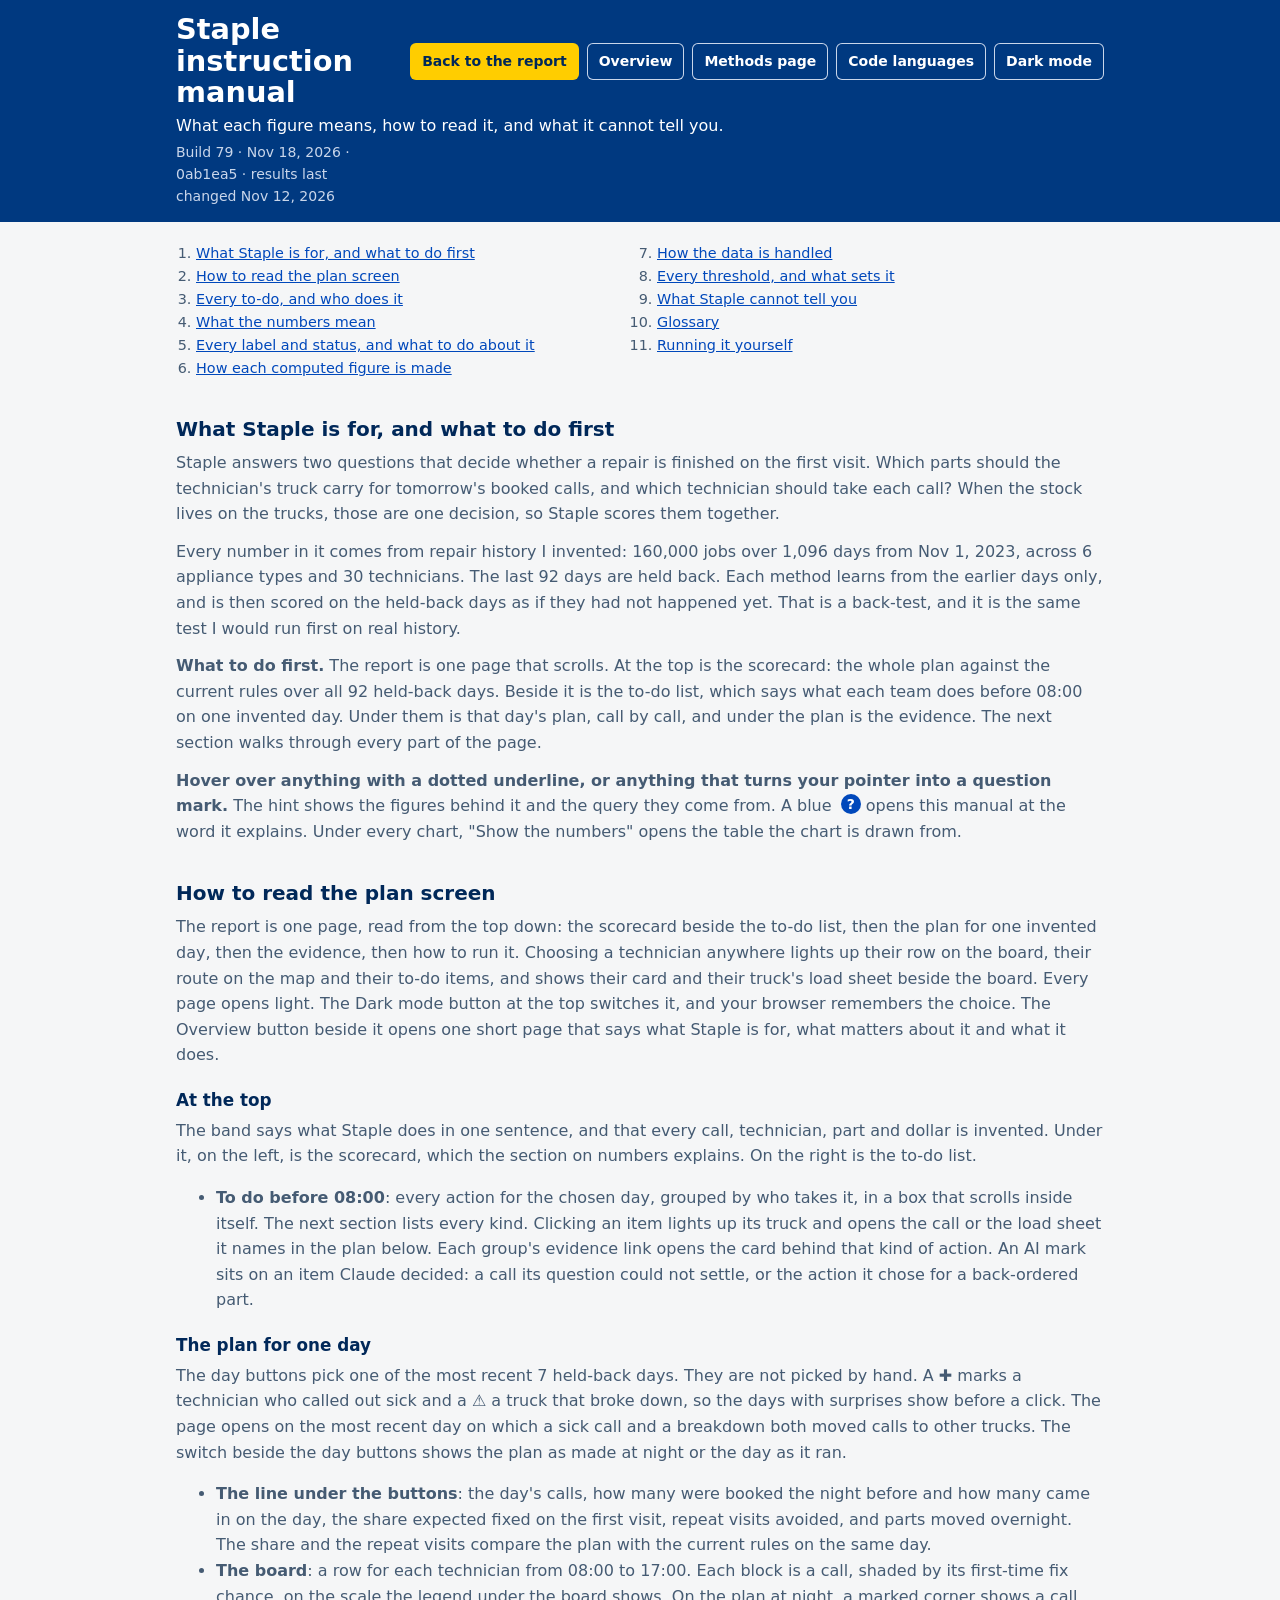
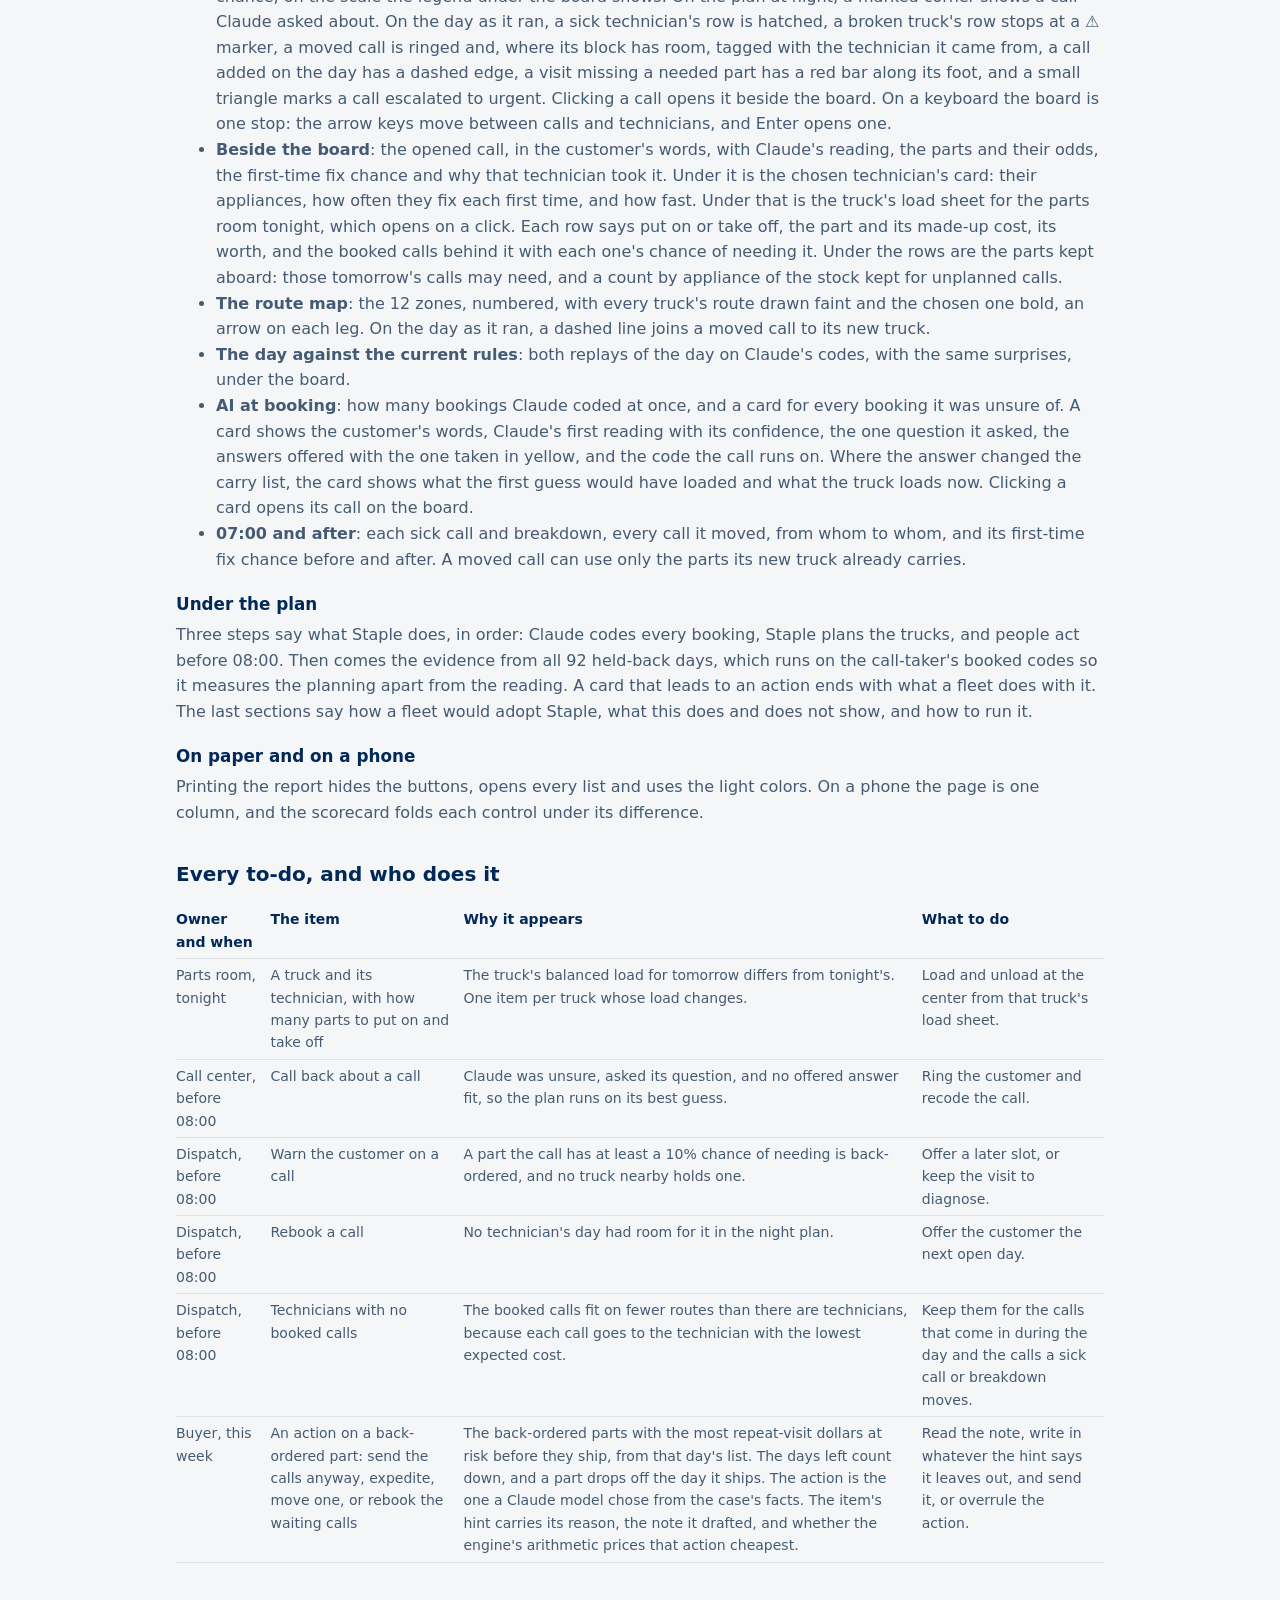
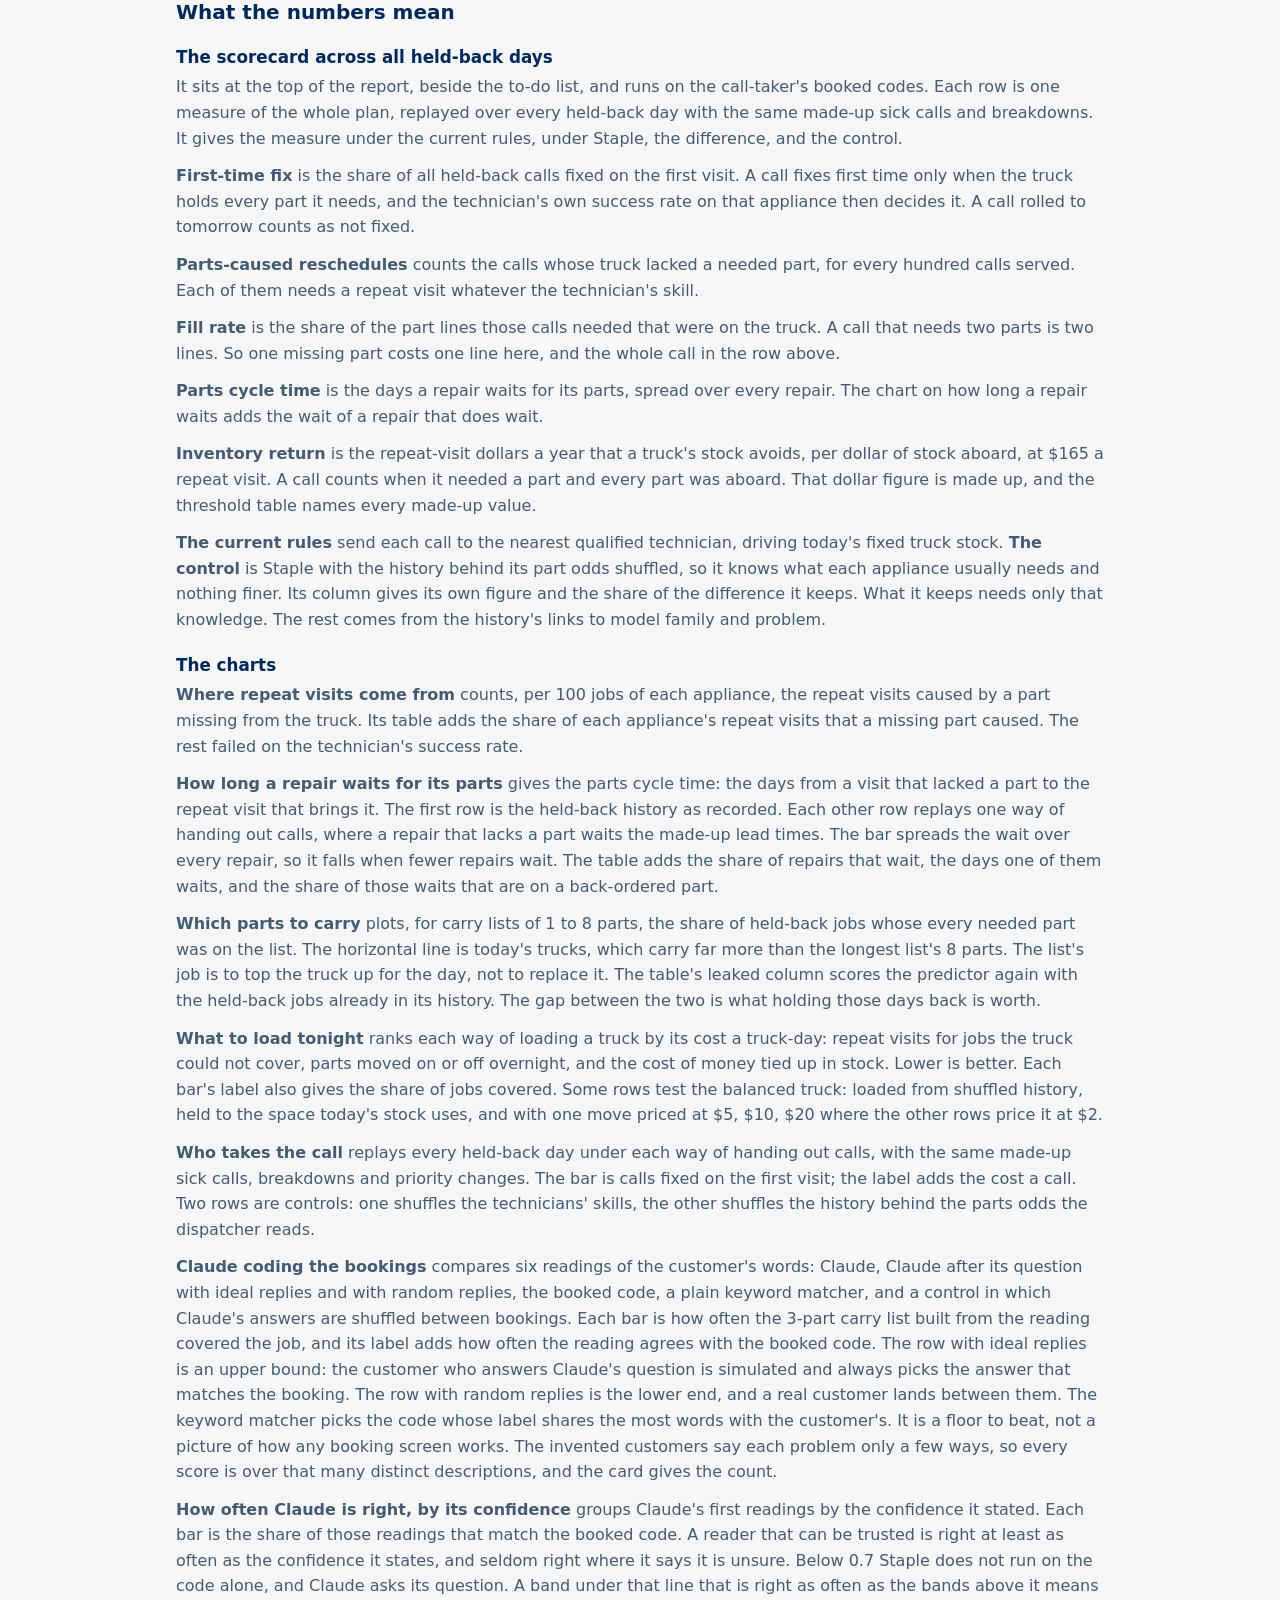
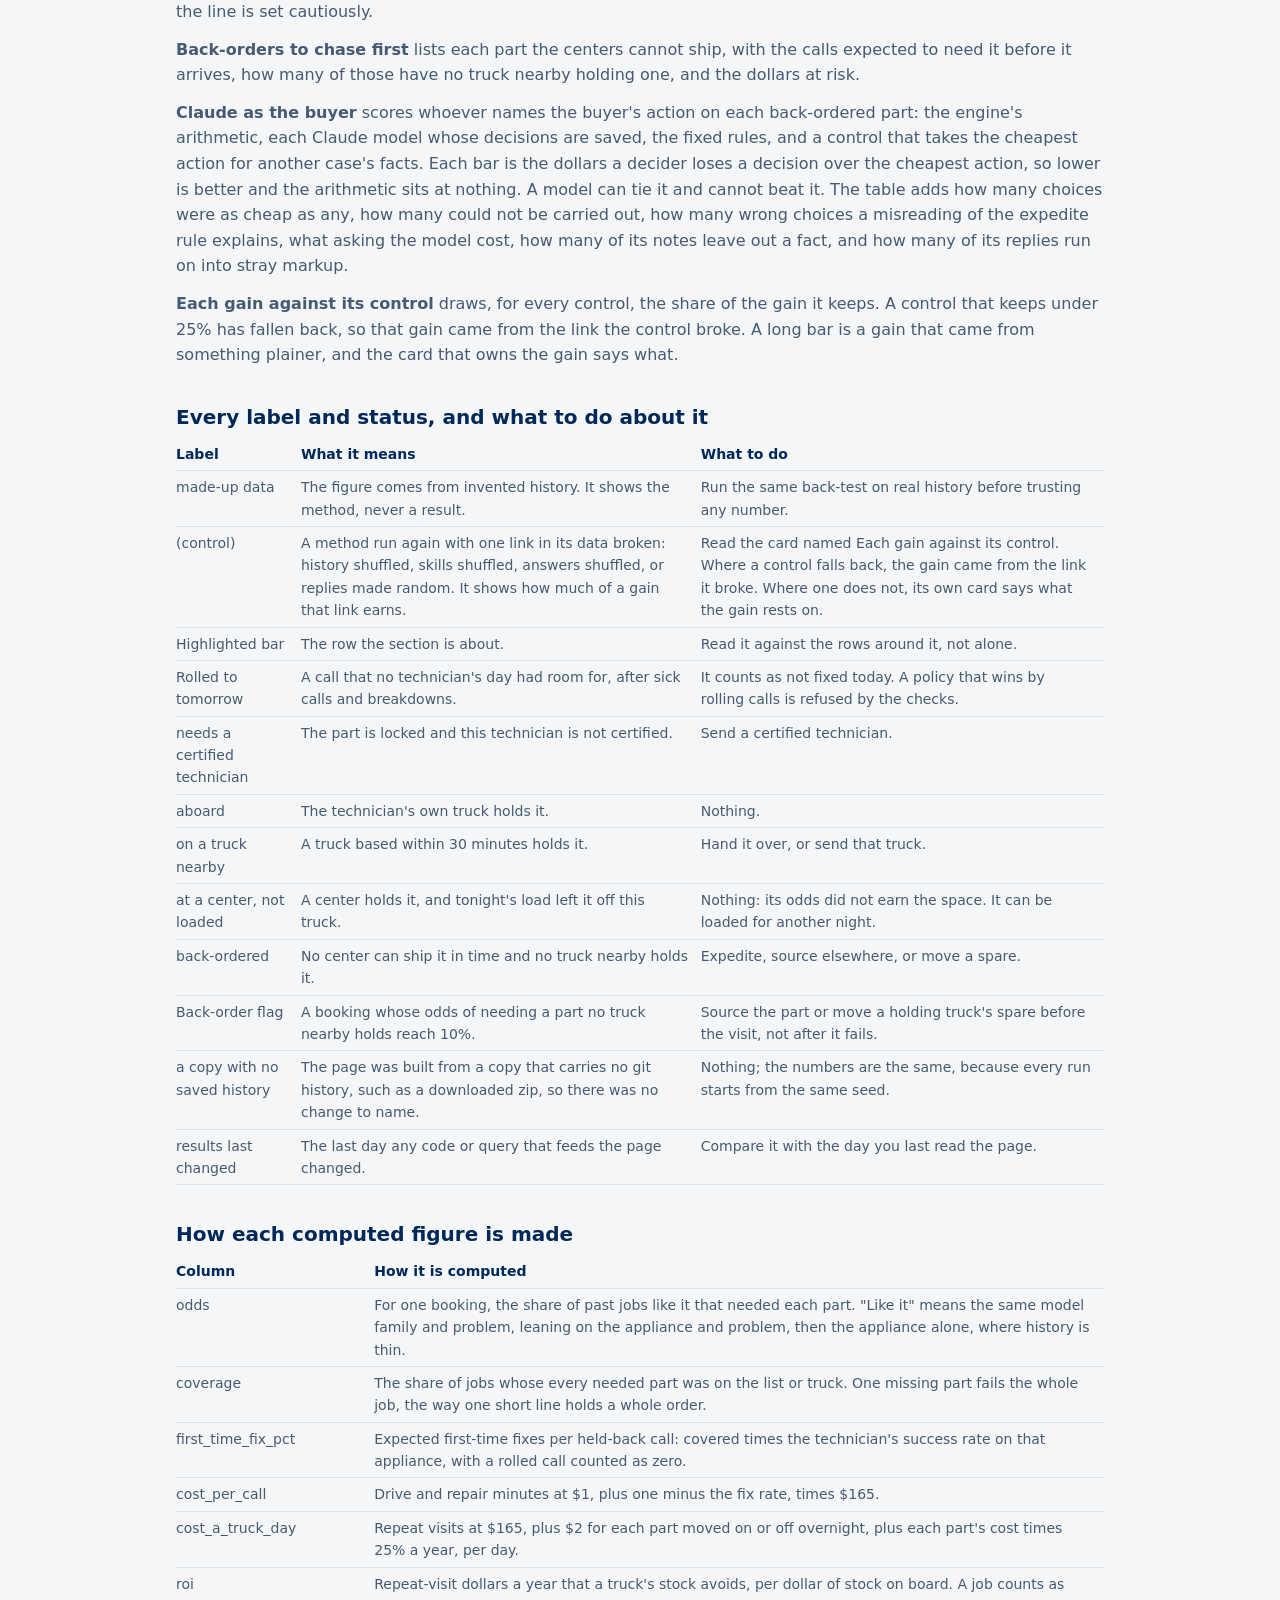
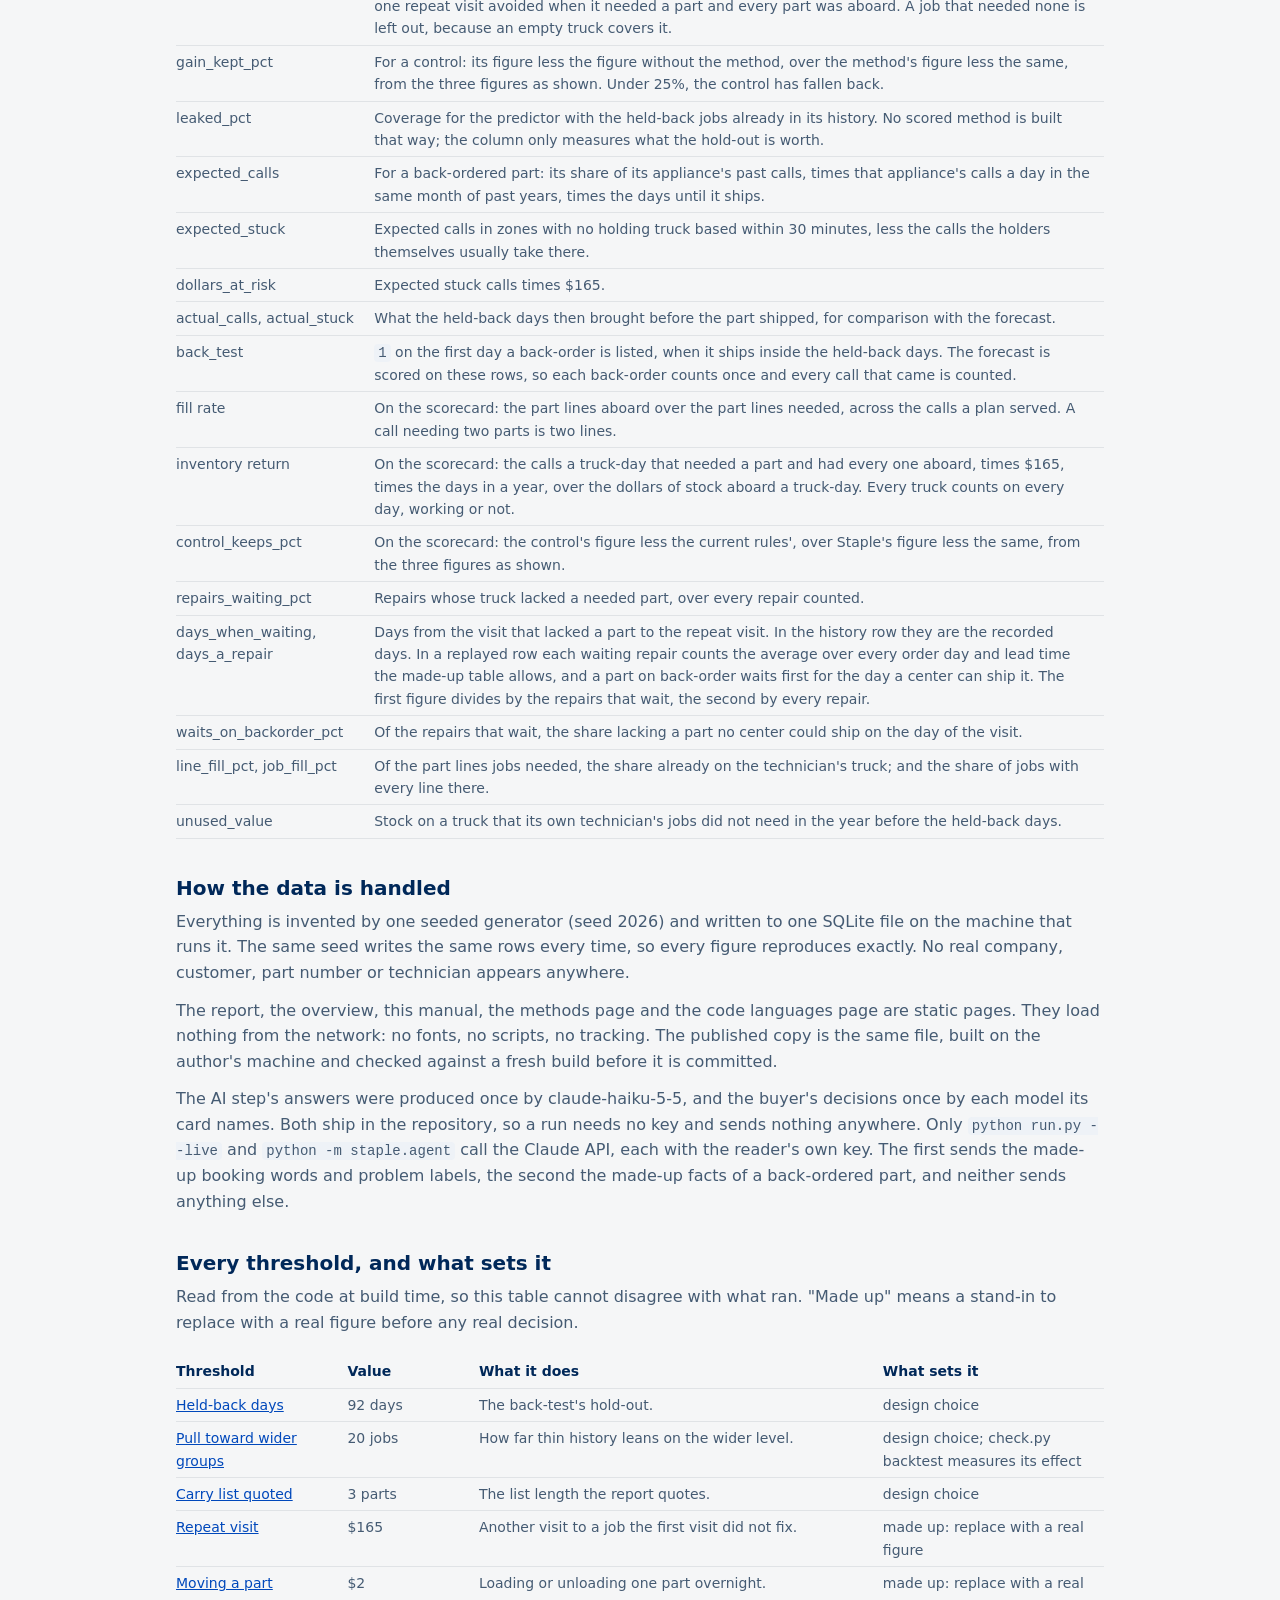
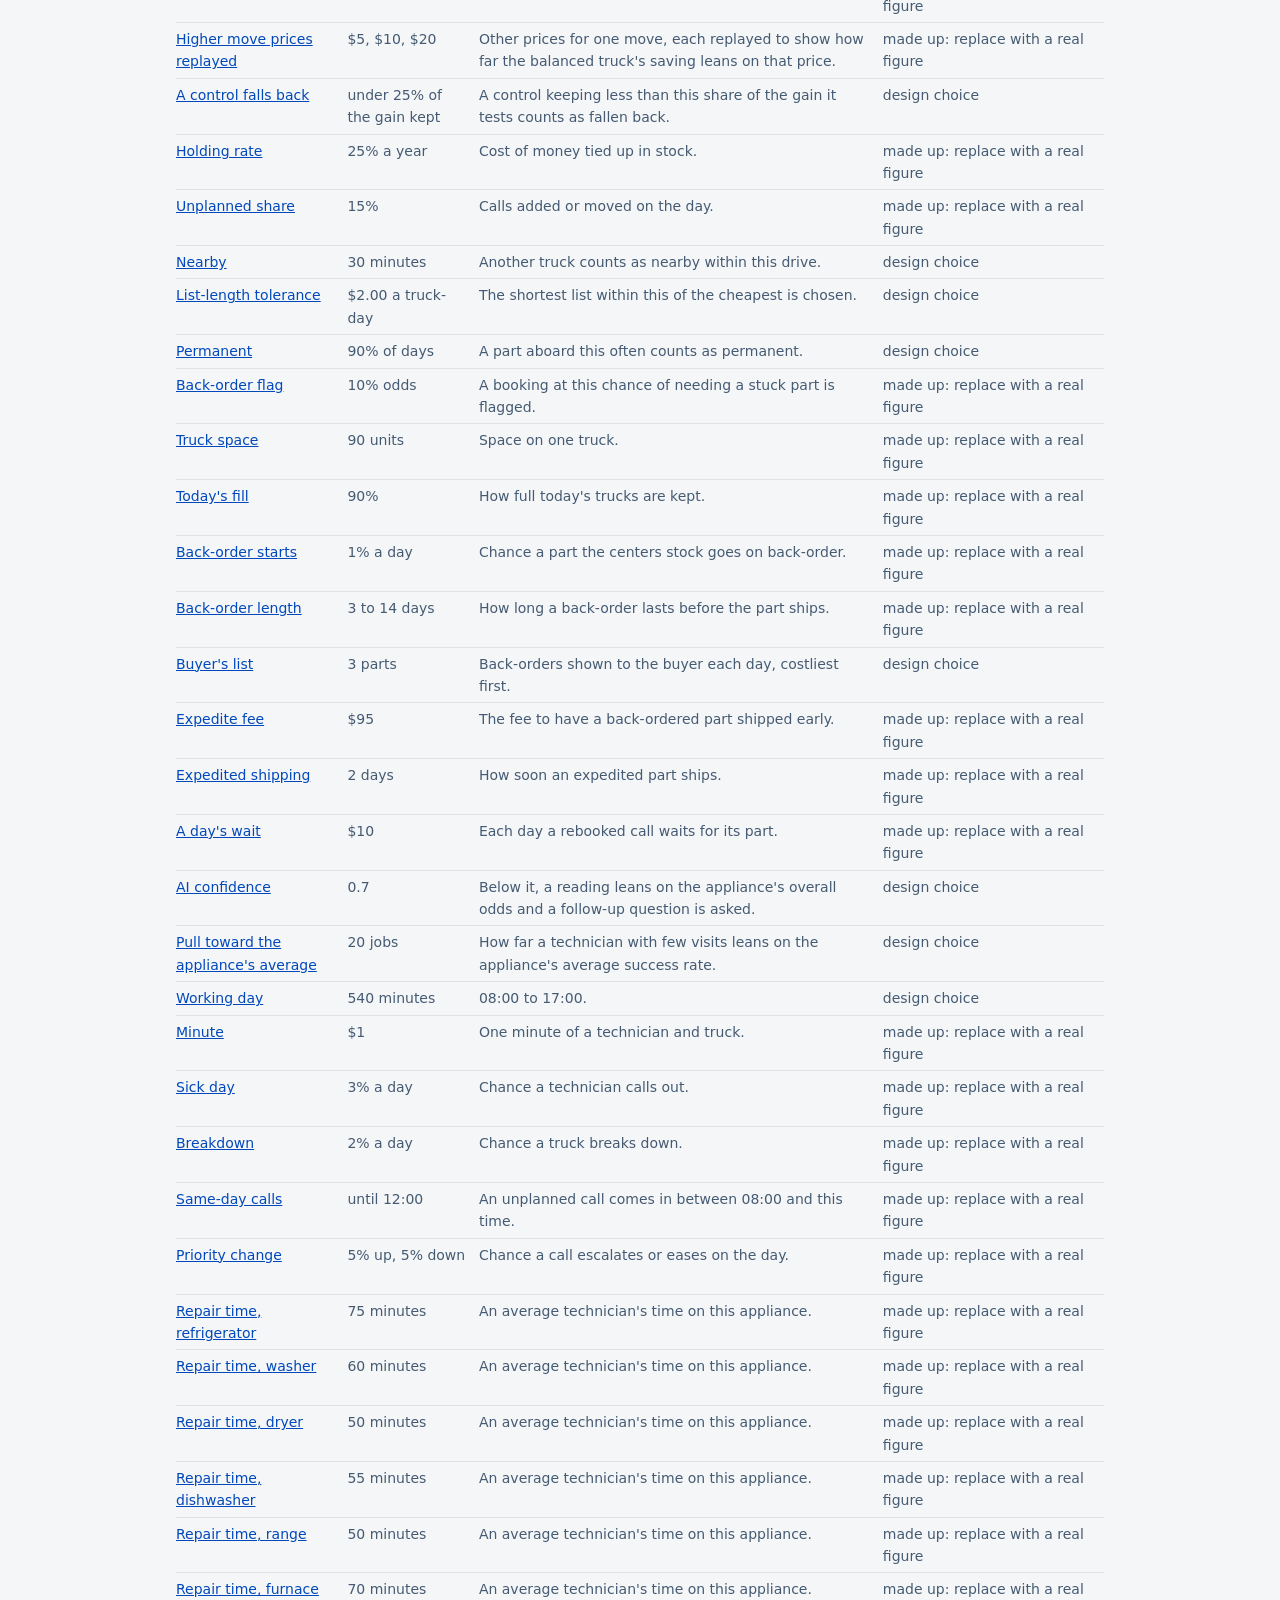
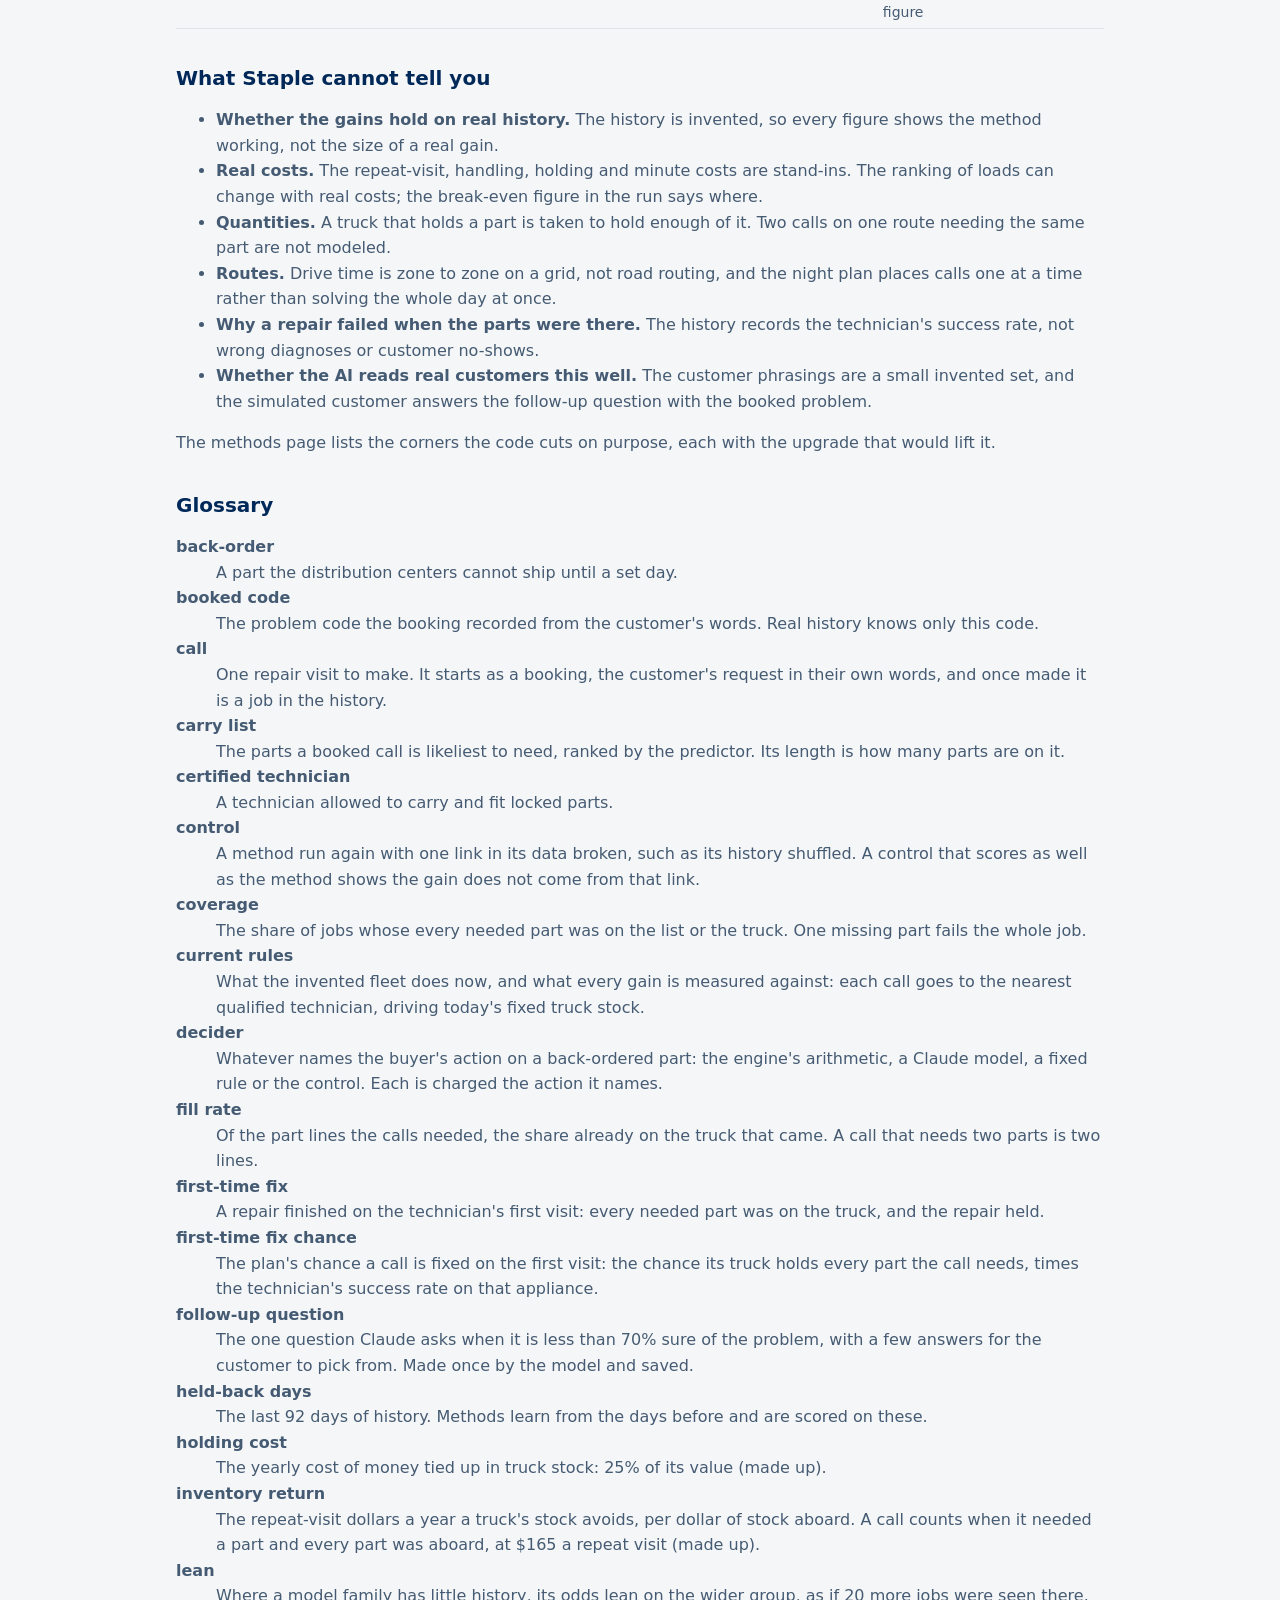
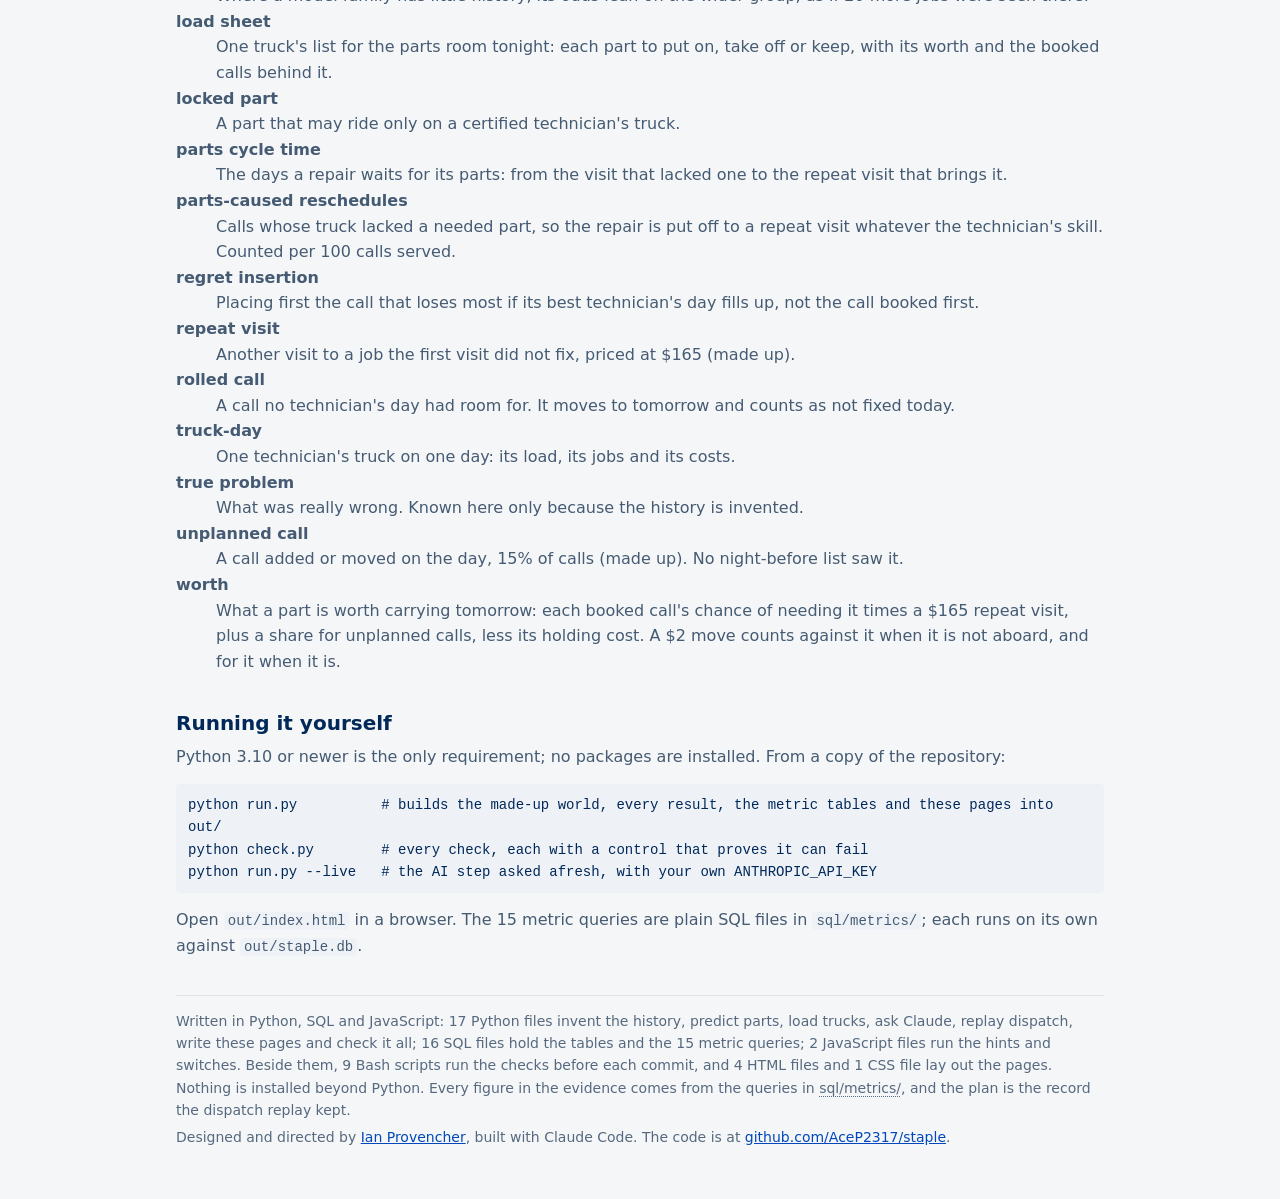
<file: docs/manual.html>
<!doctype html>
<html lang="en" data-theme="light"><head><meta charset="utf-8"><meta name="viewport" content="width=device-width, initial-scale=1"><title>Staple instruction manual</title><meta name="description" content="What each figure means, how to read it, and what it cannot tell you."><meta property="og:type" content="website"><meta property="og:site_name" content="Staple"><meta property="og:title" content="Staple instruction manual"><meta property="og:description" content="What each figure means, how to read it, and what it cannot tell you."><meta property="og:url" content="https://acep2317.github.io/staple/manual.html"><meta property="og:image" content="https://acep2317.github.io/staple/card.png?v=1"><meta property="og:image:width" content="1200"><meta property="og:image:height" content="630"><meta property="og:image:alt" content="Staple: Plans a repair fleet&#x27;s next day: who takes each call, what each truck carries, and what people do before 08:00."><meta name="twitter:card" content="summary_large_image"><link rel="icon" href="icon.svg" type="image/svg+xml"><link rel="icon" href="icon-32.png" sizes="32x32"><link rel="apple-touch-icon" href="apple-touch-icon.png"><style>:root{color-scheme:light;--band:#003980;--band-ink:#ffffff;--band-2:#c9d6ea;--cta:#ffcd00;--cta-ink:#002859;
--page:#f5f6f7;--surface:#ffffff;--tint:#f1f5fa;--ink:#002859;--ink-2:#455b73;--muted:#56697f;--grid:#e0e3e6;
--axis:#c5ccd4;--edge:#677f9e;--dim:#7a8ca2;--s1:#0048bb;--s2:#a67c00;--ask:#8a6100;--ring:rgba(0,40,89,.12);--link:#0048bb;--code:#eef2f7;
--c1:#dbe6f6;--c2:#a6c1ea;--c3:#6a95dc;--c4:#2f68c8;--c5:#00348f;--on-lo:#002859;--on-3:#002859;--on-hi:#ffffff;--warn:#c2410c;--crit:#b42318;--good:#1f7a3a;--faint:.3}
:root[data-theme="dark"]{color-scheme:dark;--band:#001733;--band-ink:#f0f4fa;--band-2:#a9bad3;--cta:#ffcd00;
--cta-ink:#001733;--page:#00142e;--surface:#0b2244;--tint:#10284d;--ink:#f0f4fa;--ink-2:#b4c2d4;--muted:#97a8bc;
--grid:#1c3557;--axis:#2a4a72;--edge:#7c98c4;--dim:#6f89ac;--s1:#5b8def;--s2:#c99700;--ask:#ffcd00;--ring:rgba(255,255,255,.12);--link:#8fb3ff;--code:#132c52;
--c1:#18335c;--c2:#27508f;--c3:#5087da;--c4:#7ea5ea;--c5:#bfd4fa;--on-lo:#f0f4fa;--on-3:#00142e;--on-hi:#00142e;--warn:#fb923c;--crit:#f87171;--good:#4ade80;--faint:.55}
*{box-sizing:border-box}[hidden]{display:none!important}
html{scroll-behavior:smooth}
body{margin:0;background:var(--page);color:var(--ink-2);font:16px/1.6 system-ui,-apple-system,"Segoe UI",sans-serif}
a{color:var(--link)}
:focus-visible{outline:2px solid var(--s1);outline-offset:1px}
.band{background:var(--band);color:var(--band-ink)}
.band-in{max-width:960px;margin:0 auto;padding:14px 16px;display:grid;grid-template-columns:minmax(0,1fr) auto;gap:2px 24px;align-items:center}
.band h1{font-size:1.8rem;line-height:1.1;margin:0;color:var(--band-ink)}
.band .lede{grid-column:1/-1;margin:2px 0 0;color:var(--band-ink)}
.band .inv{margin:0;font-size:.875rem;color:var(--band-2)}
.band .invented{color:var(--band-ink);border-color:var(--band-2);font-weight:700;margin-right:4px}
.band .stamp{margin:0;font-size:.875rem;color:var(--band-2)}
.band .inv+.stamp{text-align:right}
.band :focus-visible{outline-color:var(--band-ink)}
.actions{display:flex;flex-wrap:wrap;gap:8px;justify-content:flex-end}
.btn{display:inline-block;background:var(--cta);color:var(--cta-ink);font:inherit;font-weight:700;font-size:.875rem;text-decoration:none;
border-radius:6px;padding:7px 12px;border:0;cursor:pointer}
.btn.ghost{background:transparent;color:var(--band-ink);box-shadow:inset 0 0 0 1px var(--band-2)}
.btn.ghost[aria-pressed="true"]{background:var(--band-ink);color:var(--band);box-shadow:none}
.btn:hover{filter:brightness(1.06)}
main{max-width:960px;margin:0 auto;padding:20px 16px 48px}
h2{font-size:1.25rem;line-height:1.3;color:var(--ink);margin:0 0 8px}h3{font-size:1.05rem;line-height:1.3;color:var(--ink);margin:22px 0 6px}
h4{font-size:.875rem;color:var(--ink);margin:0 0 2px}
.hint-key{font-size:.875rem;color:var(--muted);margin:0 0 4px}
.note{border:1px solid var(--ring);background:var(--surface);border-left:4px solid var(--cta);border-radius:8px;padding:12px 14px;margin:14px 0 18px}
.score{width:100%;margin:2px 0 0}.score th,.score td{padding:5px 12px 5px 0;white-space:normal}
.score .m{font-weight:700;color:var(--ink)}.score .unit,.score .keeps{display:block;font-weight:400;color:var(--muted);font-size:.875rem}
.score .ours{font-weight:700;color:var(--ink)}.score .gain{font-weight:700;color:var(--good);white-space:nowrap}.score .keeps{white-space:nowrap}
section{margin:36px 0}section>p{margin:0 0 12px}
figure{margin:0;background:var(--surface);border:1px solid var(--ring);border-radius:8px;padding:14px}
figcaption{font-weight:700;font-size:.9rem;color:var(--ink);margin-bottom:10px}
.madeup,.invented{font-weight:400;color:var(--muted);font-size:.875rem;border:1px solid var(--ring);border-radius:4px;padding:0 6px;margin-left:4px;white-space:nowrap}
.bars{display:grid;gap:6px}
.bar-row{display:grid;grid-template-columns:minmax(9rem,15rem) 1fr;gap:10px;align-items:center;border-radius:4px;padding:1px 2px}
.bar-label{font-size:.875rem}.track{display:flex;align-items:center;gap:8px;min-width:0}
.bar{height:16px;width:calc(var(--v)*60%);border-radius:0 4px 4px 0;background:var(--dim);flex:none}
.lead .bar{background:var(--s1)}.lead .bar-label{color:var(--ink);font-weight:700}.control .bar-label{color:var(--muted)}
.bar-value{font-size:.875rem;font-variant-numeric:tabular-nums;flex:1 1 0;min-width:0}
.legend{display:flex;flex-wrap:wrap;gap:6px 16px;font-size:.875rem;margin-bottom:6px}
.key i{display:inline-block;width:14px;height:3px;vertical-align:middle;margin-right:6px}
svg{width:100%;height:auto;display:block}svg.defs{position:absolute;width:0;height:0}
.curve{min-width:480px}.gridline{stroke:var(--grid);stroke-width:1}.tick{fill:var(--muted);font-size:17px}
.ref{stroke:var(--ink-2);stroke-width:1}.ref-label,.end-label{fill:var(--ink-2);font-size:17px}
.series{fill:none;stroke-width:2;stroke-linejoin:round;stroke-linecap:round}.dot{stroke:var(--surface);stroke-width:2}
.cross{stroke:var(--muted);stroke-width:1;opacity:0}.hit{fill:transparent}
details{margin-top:10px;font-size:.875rem}summary{cursor:pointer;color:var(--ink-2)}
.scroll{overflow-x:auto}table{border-collapse:collapse;margin-top:8px;font-variant-numeric:tabular-nums;font-size:.875rem}
th,td{text-align:left;padding:5px 12px 5px 0;border-bottom:1px solid var(--grid);vertical-align:top}th{color:var(--ink);font-weight:700}
td{white-space:nowrap}.wrap td{white-space:normal}
code,pre{font-family:ui-monospace,"Cascadia Mono",Consolas,monospace;font-size:.875rem;background:var(--code);border-radius:4px}
code{padding:1px 4px}pre{padding:10px 12px;overflow-x:auto;white-space:pre-wrap;color:var(--ink)}
.formula{display:block;margin:8px 0;padding:8px 12px;background:var(--tint);border-radius:6px;color:var(--ink);overflow-x:auto;white-space:pre}
.example{border-left:3px solid var(--s1);padding:0 0 0 14px;margin:14px 0}.example h3{margin-top:0}.ex-steps{margin:6px 0;padding-left:20px}.ex-answer{margin:6px 0}
.toc{columns:2 220px;font-size:.9rem;margin:0 0 8px;padding-left:20px}
footer{color:var(--muted);font-size:.875rem;border-top:1px solid var(--grid);padding-top:14px}footer p{margin:0 0 4px}
[data-tip]{cursor:help}
button[data-tip],a[data-tip],summary[data-tip],.blk,.who,.rt,.evt,.ask,.todo-item[data-tech],.todo-item[data-call]{cursor:pointer}
.hv{text-decoration:underline dotted;text-decoration-thickness:1px;text-underline-offset:3px}
.bar-row:hover{background:var(--tint)}.bar-row:hover .bar{filter:brightness(1.12)}
th[data-tip],h2[data-tip],h3[data-tip],figcaption [data-tip]{text-decoration:underline dotted;text-decoration-thickness:1px;text-underline-offset:4px}
.q{display:inline-grid;place-items:center;width:20px;height:20px;border-radius:50%;background:var(--s1);color:var(--surface);
font:700 14px/1 system-ui,-apple-system,"Segoe UI",sans-serif;text-decoration:none;vertical-align:2px;margin-left:4px}
#tip{position:fixed;z-index:9;pointer-events:none;background:var(--surface);color:var(--ink-2);border:1px solid var(--ring);
border-top:3px solid var(--s1);border-radius:6px;padding:8px 10px;font-size:.875rem;line-height:1.45;white-space:pre-line;
box-shadow:0 4px 16px rgba(0,23,51,.18);max-width:360px}
#tip strong{display:block;color:var(--ink);margin-bottom:2px}
.report .band-in{max-width:1320px}
.report main{max-width:1320px;padding:14px 16px 40px;display:grid;gap:14px;grid-template-columns:minmax(0,1fr)}
.report section{margin:0}.report main>*{min-width:0}
.grid{display:grid;gap:14px;min-width:0;grid-template-columns:minmax(0,1fr);align-content:start}.grid>*{min-width:0}
.panel,.card,.detail{display:block;background:var(--surface);border:1px solid var(--ring);border-radius:8px;padding:12px 14px}
.panel h2,.panel h3,.card h3,.detail h3{margin:0 0 6px}.panel>p,.card>p{margin:0 0 8px;font-size:.875rem}
.more{font-size:.875rem;margin:8px 0 0}.panel>p.take,.card>p.take,.evidence-head>p.take{font-size:1rem;line-height:1.45;font-weight:700;color:var(--ink)}.points{margin:0 0 8px;padding-left:18px;font-size:.875rem}.points li{margin:0 0 4px}.points strong{color:var(--ink)}
.sub{font-size:.875rem;color:var(--muted);margin:0 0 6px}.after{margin:8px 0 0}
.purpose{margin:0 0 14px}.purpose>p.take{font-size:1.125rem;margin:0}.explain section{margin:0}
.purpose h2,.explain h2{font-size:.875rem;letter-spacing:.06em;text-transform:uppercase;color:var(--muted)}
.explain .points{list-style:none;margin:0;padding:0;font-size:1rem}.explain .points li,.fns dt{border-top:1px solid var(--grid);margin:0;padding:8px 0}
.fns{margin:0}.fns dt{font-weight:700;color:var(--ink);padding-bottom:0}.fns dd{margin:0;padding:0 0 8px}
.count{font-weight:400;font-size:.875rem;color:var(--muted);margin-left:8px}
.todo{display:grid;gap:10px;grid-template-columns:minmax(0,1fr)}.todo.box{max-height:17.6rem;overflow-y:auto;align-content:start}
.todo-group h3{font-size:.875rem;margin:0 0 3px}.todo-group .why{font-weight:400;margin-left:6px}
.todo-group ul{list-style:none;margin:0;padding:0;font-size:.875rem}
.todo-item{padding:2px 6px;border-radius:4px;line-height:1.4}.todo-item:hover{background:var(--tint)}
.todo-item.sel{background:var(--tint);box-shadow:inset 3px 0 0 var(--s1);color:var(--ink)}
.ai-tag{font-size:.875rem;background:var(--cta);color:var(--cta-ink);border-radius:3px;padding:0 4px;margin-right:5px}
.daybar{display:flex;flex-wrap:wrap;gap:8px 14px;align-items:center}.daybar h2{margin:0}
.days,.views{display:flex;flex-wrap:wrap;gap:4px}
.day-btn,.vbtn{font:inherit;font-size:.875rem;background:var(--surface);color:var(--ink);border:1px solid var(--edge);
border-radius:6px;padding:3px 10px;cursor:pointer}
.day-btn[aria-pressed="true"],.vbtn[aria-pressed="true"]{background:var(--s1);color:var(--on-hi);border-color:var(--s1);font-weight:700}
.day-btn i{font-style:normal;margin-left:4px}.ev-s{color:var(--ink-2)}.ev-b{color:var(--warn)}.day-btn[aria-pressed="true"] i{color:inherit}
.dayline{flex:1 1 100%;margin:0;font-size:.875rem}.fact b{color:var(--ink)}
.board{font-size:.75rem;min-width:0}
.row{display:grid;grid-template-columns:2.4rem minmax(0,1fr);gap:6px;align-items:center;height:18px;border-radius:3px}
.row.sel{background:var(--tint);box-shadow:inset 3px 0 0 var(--s1)}.row.sel .who{color:var(--ink);font-weight:700}
.who{font-variant-numeric:tabular-nums;padding-left:5px;border-radius:3px}
.lane{position:relative;height:13px;background:linear-gradient(90deg,var(--grid) 1px,transparent 1px) 0 0/11.111% 100%}
.ticks{height:16px;background:none}.ticks span{position:absolute;top:0;transform:translateX(-50%);color:var(--muted);line-height:16px}
.ticks span:first-child{transform:none}.ticks span:last-child{transform:translateX(-100%)}
.blk{position:absolute;top:0;bottom:0;border:1px solid var(--edge);border-radius:2px;overflow:hidden;white-space:nowrap;
font-size:.75rem;line-height:11px;padding-left:2px;container-type:inline-size}
@container (max-width:54px){.fr{display:none}}
.c1{background:var(--c1);color:var(--on-lo)}.c2{background:var(--c2);color:var(--on-lo)}.c3{background:var(--c3);color:var(--on-3)}
.c4{background:var(--c4);color:var(--on-hi)}.c5{background:var(--c5);color:var(--on-hi)}
.blk.ai::before,.sw.ai::before{content:"";position:absolute;top:0;right:0;width:6px;height:6px;background:var(--ask);box-shadow:-1px 1px 0 var(--surface)}
.blk.moved,.sw.moved{box-shadow:0 0 0 1px var(--surface),0 0 0 3px var(--warn);font-weight:700}
.blk.unpl,.sw.unpl{border:2px dashed var(--edge);background-clip:padding-box}
.blk.miss,.sw.miss{box-shadow:inset 0 -3px 0 var(--crit),inset 0 -4px 0 var(--surface)}
.blk.moved.miss{box-shadow:inset 0 -3px 0 var(--crit),inset 0 -4px 0 var(--surface),0 0 0 1px var(--surface),0 0 0 3px var(--warn)}
.blk.up::before,.sw.up::before{content:"";position:absolute;right:1px;top:1px;border:5px solid transparent;border-top:0;border-bottom:8px solid var(--surface)}
.blk.up::after,.sw.up::after{content:"";position:absolute;right:3px;top:3px;border:3px solid transparent;border-top:0;border-bottom:5px solid var(--ink)}
.blk:hover{outline:2px solid var(--ink);z-index:2}
.blk.on{outline:3px solid var(--ink);outline-offset:1px;z-index:3}
.lane-note{position:absolute;inset:0;display:flex;align-items:center;padding-left:6px;border-radius:2px;color:var(--ink);white-space:nowrap;overflow:hidden;
background:repeating-linear-gradient(135deg,var(--tint) 0 4px,var(--axis) 4px 6px)}
.dead{position:absolute;top:0;bottom:0;right:0;background:repeating-linear-gradient(135deg,transparent 0 4px,var(--axis) 4px 6px)}
.brk{position:absolute;top:-2px;left:var(--at);max-width:calc(100% - var(--at));z-index:1;white-space:nowrap;overflow:hidden;
text-overflow:ellipsis;background:var(--surface);color:var(--warn);font-weight:700;line-height:17px;padding:0 4px;border-left:2px solid var(--warn)}
body:not([data-view="ran"]) .v-ran,body[data-view="ran"] .v-night{display:none}
.legend-line{display:flex;flex-wrap:wrap;gap:3px 12px;align-items:center;font-size:.875rem;color:var(--muted);margin:10px 0 0}
.legend-line .v-night,.legend-line .v-ran{display:contents}
.sw{position:relative;display:inline-block;width:16px;height:11px;border:1px solid var(--edge);border-radius:2px;vertical-align:middle;margin-right:5px}
.sw.moved{margin:0 8px 0 3px}
.detail .empty{color:var(--muted);font-size:.875rem;margin:0}
.call-open{padding-bottom:10px;margin-bottom:10px;border-bottom:1px solid var(--grid)}
.call-open p{margin:0 0 3px;font-size:.875rem}.call-open h3{margin:0 0 6px}
.tech-card table{width:100%;margin:0 0 6px}.sheet{margin-top:8px}.sheet summary{color:var(--ink);font-weight:700}
.sheet .sub{margin:6px 0 0}
table.load,table.cmp{width:100%;margin-top:4px}table.load td,table.cmp td{white-space:normal}
table.cmp th,table.cmp td{padding-right:8px}table.cmp td:not(:first-child){white-space:nowrap}
tr.put-on td:first-child{color:var(--good);font-weight:700}tr.take-off td:first-child{color:var(--crit);font-weight:700}
.keep{font-size:.875rem;margin:6px 0 0}
.map{min-width:296px;max-width:560px;margin:0 auto}
.map .zone{fill:var(--tint);stroke:var(--edge);stroke-width:.75}.map .zone-n,.brk-map{fill:var(--muted);font-size:19px;font-weight:700}
.brk-map{fill:var(--warn)}.map .center{fill:var(--ink)}
.rt polyline{fill:none;stroke:var(--s1);stroke-width:1;opacity:.4;stroke-linejoin:round}
.rt .stop{fill:var(--surface);stroke:var(--s1);stroke-width:1}.rt .stop.ai{stroke:var(--ask);stroke-width:2}
.rt .home{fill:var(--s1)}.rt .hand{stroke:var(--warn);stroke-width:1.3;stroke-dasharray:3 2}.rt .stop.moved{stroke:var(--warn);stroke-width:2}
.has-sel .rt{opacity:var(--faint)}.has-sel .rt.sel{opacity:1}.rt.sel polyline{stroke-width:2.4;opacity:1;marker-mid:url(#leg)}.leg{fill:var(--s1)}
.asks{display:flex;align-items:flex-start;gap:10px;overflow-x:auto;padding-bottom:6px;scroll-snap-type:x proximity}
.ask{flex:0 0 250px;scroll-snap-align:start;background:var(--tint);border:1px solid var(--ring);border-top:3px solid var(--ask);
border-radius:6px;padding:8px 10px;font-size:.875rem;line-height:1.4}
.ask p{margin:0 0 4px}.ask .said{color:var(--ink);font-style:italic}.ask .then{font-weight:700;color:var(--ink)}
.ask .parts span{color:var(--muted)}.ask:hover{outline:2px solid var(--ink);outline-offset:-1px}
.conf{display:inline-block;width:56px;height:6px;border-radius:3px;background:var(--grid);vertical-align:middle;overflow:hidden}
.conf i{display:block;height:100%;background:var(--s1)}
.opts{display:flex;flex-wrap:wrap;gap:3px;list-style:none;margin:2px 0 5px;padding:0}.opts li{border:1px solid var(--axis);border-radius:9px;padding:0 7px}
.opts .pick{background:var(--cta);color:var(--cta-ink);border-color:var(--cta);font-weight:700}
.morning{margin:0;padding-left:18px;font-size:.875rem}.morning ul{margin:2px 0 6px;padding-left:16px}
.evt:hover>strong{text-decoration:underline}
.do{font-size:.875rem;background:var(--tint);border-left:3px solid var(--cta);padding:6px 10px;border-radius:4px;margin:10px 0 0}
.how{display:grid;gap:8px;list-style:none;margin:0;padding:0;font-size:.875rem;line-height:1.4;grid-template-columns:minmax(0,1fr)}
.how li{background:var(--surface);border:1px solid var(--ring);border-left:4px solid var(--s1);border-radius:6px;padding:6px 10px}
.how strong{display:block;color:var(--ink)}
.evidence-head h2{margin:8px 0 2px}.evidence-head .sub{margin:0}
.evidence{columns:2 440px;column-gap:14px}.evidence .card{break-inside:avoid;margin:0 0 14px;scroll-margin-top:12px}
.card figure{border:0;padding:0;margin-top:10px}
.steps{margin:0;padding-left:20px;font-size:.875rem}
.flash{animation:flash 1.6s}@keyframes flash{from{box-shadow:0 0 0 3px var(--s1)}to{box-shadow:0 0 0 3px transparent}}
@media (min-width:900px){
.split-top{grid-template-columns:minmax(0,1.55fr) minmax(0,1fr)}
.slot{position:relative}.slot>.todo-panel{position:absolute;inset:0;display:flex;flex-direction:column}
.slot .todo.box{max-height:none;flex:1;min-height:0}
.work{grid-template-columns:minmax(0,1.75fr) minmax(280px,1fr)}
.two{grid-template-columns:minmax(0,1.6fr) minmax(0,1fr)}.pair{grid-template-columns:repeat(2,minmax(0,1fr))}
.how{grid-template-columns:repeat(3,minmax(0,1fr))}}
@media (max-width:760px){.band-in{grid-template-columns:minmax(0,1fr)}.actions{justify-content:flex-start;margin:6px 0}
.band .inv+.stamp{text-align:left}.band h1{font-size:1.6rem}}
@media (max-width:620px){.bar-row{grid-template-columns:1fr;gap:2px}.bar{width:calc(var(--v)*45%)}
.score thead .ctl{display:none}.score tr{display:grid;grid-template-columns:minmax(0,1.3fr) minmax(0,.85fr) minmax(0,.85fr) minmax(0,1.2fr);column-gap:6px;border-bottom:1px solid var(--grid)}
.score th,.score td{border-bottom:0;padding-right:0}.score .gain{white-space:normal}
.score td.ctl{grid-column:2/-1;text-align:right;padding-top:0;color:var(--muted)}.score td.ctl::before{content:"control "}
.score td.ctl .keeps{display:inline;margin-left:6px}}
@media (prefers-reduced-motion:reduce){html{scroll-behavior:auto}.flash{animation:none}}
@media print{body{background:#fff;font-size:11pt}.band{background:none;color:#000;border-bottom:1px solid #000}
.band h1,.band .lede,.band .inv,.band .stamp,.band .invented{color:#000}
.actions,#tip,.days,.views,.q,.why{display:none}.call-open:not([data-call]){display:none}.band-in,main,.report main{max-width:none;padding-left:0;padding-right:0}
.grid,.report main{display:block}.grid>*,.report main>*{margin-bottom:10pt}
.slot>.todo-panel{position:static;display:block}.todo.box,.slot .todo.box{max-height:none;overflow:visible}
.asks{flex-wrap:wrap;overflow:visible}.scroll{overflow:visible}.evidence{columns:1}
.panel,.card,.detail,figure,.ask,tr{break-inside:avoid}h2,h3{break-after:avoid}
.blk,.sw,.bar,.conf i,.lane-note,.dead,.ai-tag,.opts .pick{-webkit-print-color-adjust:exact;print-color-adjust:exact}
a[href^="http"]::after{content:" (" attr(href) ")";font-weight:400}}
</style><script>try{if(localStorage.getItem("staple-theme")==="dark")document.documentElement.dataset.theme="dark"}catch(e){console.warn("Staple: the saved light/dark choice could not be read",e)}</script></head><body><header class="band"><div class="band-in"><h1 data-tip="Staple
Plans a repair fleet's next day on invented history: Claude codes the bookings, Staple routes the technicians and loads the trucks, and people act on a to-do list before 08:00.">Staple instruction manual</h1><nav class="actions" aria-label="Pages and display"><a class="btn" href="index.html" data-tip="Back to the report
Returns to the report.">Back to the report</a><a class="btn ghost" href="explain.html" target="_blank" rel="noopener" data-tip="Overview
Opens the overview in a new tab: what Staple is for, what matters about it and what it does, in about 90 seconds.">Overview</a><a class="btn ghost" href="method.html" target="_blank" rel="noopener" data-tip="Methods page
Opens the methods page in a new tab: every formula, every rule of the replays, the prompts, the queries and the checks.">Methods page</a><a class="btn ghost" href="languages.html" target="_blank" rel="noopener" data-tip="Code languages
Opens the code languages page in a new tab: what Staple is written in, where each part runs, and every program it starts.">Code languages</a><button type="button" class="btn ghost" data-theme-toggle aria-pressed="false" data-tip="Dark mode
The page opens light. This switches it to dark and back, and this browser remembers the choice.">Dark mode</button></nav><p class="lede">What each figure means, how to read it, and what it cannot tell you.</p><p class="stamp"><span class="build-stamp" data-tip="Build 79 · Nov 18, 2026 · 0ab1ea5
The build that made this page: how many changes the repository held at the change it was built from, the day of that change, and its short code. A + means it was built from changes not yet saved. A fresh clone of the repository builds this same stamp.">Build 79 · Nov 18, 2026 · 0ab1ea5</span> · results last changed <span class="content-day" data-tip="Nov 12, 2026
The last day any code, query or cached answer that feeds these pages changed. A rebuild that moved nothing keeps it.">Nov 12, 2026</span></p></div></header><main><ol class="toc">
<li><a href="#first">What Staple is for, and what to do first</a></li>
<li><a href="#plan">How to read the plan screen</a></li>
<li><a href="#todo">Every to-do, and who does it</a></li>
<li><a href="#numbers">What the numbers mean</a></li>
<li><a href="#labels">Every label and status, and what to do about it</a></li>
<li><a href="#derived">How each computed figure is made</a></li>
<li><a href="#data">How the data is handled</a></li>
<li><a href="#thresholds">Every threshold, and what sets it</a></li>
<li><a href="#cannot">What Staple cannot tell you</a></li>
<li><a href="#glossary">Glossary</a></li>
<li><a href="#run">Running it yourself</a></li>
</ol>

<section id="first"><h2>What Staple is for, and what to do first</h2>
<p>Staple answers two questions that decide whether a repair is finished on the first visit. Which parts should
the technician's truck carry for tomorrow's booked calls, and which technician should take each call? When the
stock lives on the trucks, those are one decision, so Staple scores them together.</p>
<p>Every number in it comes from repair history I invented: 160,000 jobs over 1,096 days from Nov 1, 2023, across
6 appliance types and 30 technicians. The last 92 days are held back. Each method learns
from the earlier days only, and is then scored on the held-back days as if they had not happened yet. That is a
back-test, and it is the same test I would run first on real history.</p>
<p><strong>What to do first.</strong> The report is one page that scrolls. At the top is the scorecard: the whole
plan against the current rules over all 92 held-back days. Beside it is the to-do list, which says what each team
does before 08:00 on one invented day. Under them is that day's plan, call by call, and under the plan is the
evidence. The next section walks through every part of the page.</p>
<p><strong>Hover over anything with a dotted underline, or anything that turns your pointer into a question
mark.</strong> The hint shows the figures behind it and the query they come from. A blue <span class="q" data-tip="A blue ?
Sits beside a word the manual's glossary explains. Clicking it opens the manual in a new tab at that word.">?</span>
opens this manual at the word it explains. Under every chart, "Show the numbers" opens the table the chart is
drawn from.</p></section>

<section id="plan"><h2>How to read the plan screen</h2>
<p>The report is one page, read from the top down: the scorecard beside the to-do list, then the plan for one invented
day, then the evidence, then how to run it. Choosing a technician anywhere lights up their row on the board, their
route on the map and their to-do items, and shows their card and their truck's load sheet beside the board. Every page
opens light. The Dark mode button at the top switches it, and your browser remembers the choice. The Overview button
beside it opens one short page that says what Staple is for, what matters about it and what it does.</p>
<h3>At the top</h3>
<p>The band says what Staple does in one sentence, and that every call, technician, part and dollar is invented. Under
it, on the left, is the scorecard, which the section on numbers explains. On the right is the to-do list.</p>
<ul>
<li><strong>To do before 08:00</strong>: every action for the chosen day, grouped by who takes it, in a box that
scrolls inside itself. The next section lists every kind. Clicking an item lights up its truck and opens the call or
the load sheet it names in the plan below. Each group's evidence link opens the card behind that kind of action. An
AI mark sits on an item Claude decided: a call its question could not settle, or the action it chose for a
back-ordered part.</li>
</ul>
<h3>The plan for one day</h3>
<p>The day buttons pick one of the most recent 7 held-back days. They are not picked by hand. A ✚ marks a
technician who called out sick and a ⚠ a truck that broke down, so the days with surprises show before a click. The
page opens on the most recent day on which a sick call and a breakdown both moved calls to other trucks. The switch
beside the day buttons shows the plan as made at night or the day as it ran.</p>
<ul>
<li><strong>The line under the buttons</strong>: the day's calls, how many were booked the night before and how many
came in on the day, the share expected fixed on the first visit, repeat visits avoided, and parts moved overnight. The
share and the repeat visits compare the plan with the current rules on the same day.</li>
<li><strong>The board</strong>: a row for each technician from 08:00 to 17:00. Each block is a call, shaded by
its first-time fix chance, on the scale the legend under the board shows. On the plan at night, a marked corner shows
a call Claude asked about. On the day as it ran, a sick technician's row is hatched, a broken truck's row stops at a ⚠
marker, a moved call is ringed and, where its block has room, tagged with the technician it came from, a call added on the day has a dashed
edge, a visit missing a needed part has a red bar along its foot, and a small triangle marks a call escalated to
urgent. Clicking a call opens it beside the board. On a keyboard the board is one stop: the arrow keys move between
calls and technicians, and Enter opens one.</li>
<li><strong>Beside the board</strong>: the opened call, in the customer's words, with Claude's reading, the parts and
their odds, the first-time fix chance and why that technician took it. Under it is the chosen technician's card:
their appliances, how often they fix each first time, and how fast. Under that is the truck's load sheet for the parts
room tonight, which opens on a click. Each row says put on or take off, the part and its made-up cost, its worth, and
the booked calls behind it with each one's chance of needing it. Under the rows are the parts kept aboard: those
tomorrow's calls may need, and a count by appliance of the stock kept for unplanned calls.</li>
<li><strong>The route map</strong>: the 12 zones, numbered, with every truck's route drawn faint and the chosen
one bold, an arrow on each leg. On the day as it ran, a dashed line joins a moved call to its new truck.</li>
<li><strong>The day against the current rules</strong>: both replays of the day on Claude's codes, with the same
surprises, under the board.</li>
<li><strong>AI at booking</strong>: how many bookings Claude coded at once, and a card for every booking it was unsure
of. A card shows the customer's words, Claude's first reading with its confidence, the one question it asked, the
answers offered with the one taken in yellow, and the code the call runs on. Where the answer changed the carry list,
the card shows what the first guess would have loaded and what the truck loads now. Clicking a card opens its call on
the board.</li>
<li><strong>07:00 and after</strong>: each sick call and breakdown, every call it moved, from whom to whom, and its
first-time fix chance before and after. A moved call can use only the parts its new truck already carries.</li>
</ul>
<h3>Under the plan</h3>
<p>Three steps say what Staple does, in order: Claude codes every booking, Staple plans the trucks, and people act
before 08:00. Then comes the evidence from all 92 held-back days, which runs on the call-taker's booked
codes so it measures the planning apart from the reading. A card that leads to an action ends with what a fleet does
with it. The last sections say how a fleet would adopt Staple, what this does and does not show, and how to run it.</p>
<h3>On paper and on a phone</h3>
<p>Printing the report hides the buttons, opens every list and uses the light colors. On a phone the page is one
column, and the scorecard folds each control under its difference.</p></section>

<section id="todo"><h2>Every to-do, and who does it</h2>
<div class="scroll"><table class="wrap"><thead><tr><th>Owner and when</th><th>The item</th><th>Why it appears</th><th>What to do</th></tr></thead><tbody>
<tr><td>Parts room, tonight</td><td>A truck and its technician, with how many parts to put on and take off</td><td>The truck's balanced load for tomorrow differs from tonight's. One item per truck whose load changes.</td><td>Load and unload at the center from that truck's load sheet.</td></tr>
<tr><td>Call center, before 08:00</td><td>Call back about a call</td><td>Claude was unsure, asked its question, and no offered answer fit, so the plan runs on its best guess.</td><td>Ring the customer and recode the call.</td></tr>
<tr><td>Dispatch, before 08:00</td><td>Warn the customer on a call</td><td>A part the call has at least a 10% chance of needing is back-ordered, and no truck nearby holds one.</td><td>Offer a later slot, or keep the visit to diagnose.</td></tr>
<tr><td>Dispatch, before 08:00</td><td>Rebook a call</td><td>No technician's day had room for it in the night plan.</td><td>Offer the customer the next open day.</td></tr>
<tr><td>Dispatch, before 08:00</td><td>Technicians with no booked calls</td><td>The booked calls fit on fewer routes than there are technicians, because each call goes to the technician with the lowest expected cost.</td><td>Keep them for the calls that come in during the day and the calls a sick call or breakdown moves.</td></tr>
<tr><td>Buyer, this week</td><td>An action on a back-ordered part: send the calls anyway, expedite, move one, or rebook the waiting calls</td><td>The back-ordered parts with the most repeat-visit dollars at risk before they ship, from that day's list. The days left count down, and a part drops off the day it ships. The action is the one a Claude model chose from the case's facts. The item's hint carries its reason, the note it drafted, and whether the engine's arithmetic prices that action cheapest.</td><td>Read the note, write in whatever the hint says it leaves out, and send it, or overrule the action.</td></tr>
</tbody></table></div></section>

<section id="numbers"><h2>What the numbers mean</h2>
<h3>The scorecard across all held-back days</h3>
<p>It sits at the top of the report, beside the to-do list, and runs on the call-taker's
booked codes. Each row is one measure of the whole plan, replayed over every held-back day with the same made-up
sick calls and breakdowns. It gives the measure under the current rules, under Staple, the difference, and the
control.</p>
<p><strong>First-time fix</strong> is the share of all held-back calls fixed on the first visit. A call fixes first
time only when the truck holds every part it needs, and the technician's own success rate on that appliance then
decides it. A call rolled to tomorrow counts as not fixed.</p>
<p><strong>Parts-caused reschedules</strong> counts the calls whose truck lacked a needed part, for every hundred
calls served. Each of them needs a repeat visit whatever the technician's skill.</p>
<p><strong>Fill rate</strong> is the share of the part lines those calls needed that were on the truck. A call that
needs two parts is two lines. So one missing part costs one line here, and the whole call in the row above.</p>
<p><strong>Parts cycle time</strong> is the days a repair waits for its parts, spread over every repair. The chart
on how long a repair waits adds the wait of a repair that does wait.</p>
<p><strong>Inventory return</strong> is the repeat-visit dollars a year that a truck's stock avoids, per dollar of
stock aboard, at $165 a repeat visit. A call counts when it needed a part and every part was aboard.
That dollar figure is made up, and the threshold table names every made-up value.</p>
<p><strong>The current rules</strong> send each call to the nearest qualified technician, driving today's fixed
truck stock. <strong>The control</strong> is Staple with the history behind its part odds shuffled, so it knows
what each appliance usually needs and nothing finer. Its column gives its own figure and the share of the
difference it keeps. What it keeps needs only that knowledge. The rest comes from the history's links to model
family and problem.</p>
<h3>The charts</h3>
<p><strong>Where repeat visits come from</strong> counts, per 100 jobs of each appliance, the repeat visits
caused by a part missing from the truck. Its table adds the share of each appliance's repeat visits that a missing
part caused. The rest failed on the technician's success rate.</p>
<p><strong>How long a repair waits for its parts</strong> gives the parts cycle time: the days from a visit that
lacked a part to the repeat visit that brings it. The first row is the held-back history as recorded. Each other
row replays one way of handing out calls, where a repair that lacks a part waits the made-up lead times. The bar
spreads the wait over every repair, so it falls when fewer repairs wait. The table adds the share of repairs that
wait, the days one of them waits, and the share of those waits that are on a back-ordered part.</p>
<p><strong>Which parts to carry</strong> plots, for carry lists of 1 to 8 parts, the share of held-back jobs whose
every needed part was on the list. The horizontal line is today's trucks, which carry far more than the longest list's 8 parts.
The list's job is to top the truck up for the day, not to replace it. The table's leaked column scores the
predictor again with the held-back jobs already in its history. The gap between the two is what holding those
days back is worth.</p>
<p><strong>What to load tonight</strong> ranks each way of loading a truck by its cost a truck-day: repeat visits
for jobs the truck could not cover, parts moved on or off overnight, and the cost of money tied up in stock.
Lower is better. Each bar's label also gives the share of jobs covered. Some rows test the balanced truck: loaded
from shuffled history, held to the space today's stock uses, and with one move priced at $5, $10, $20 where the
other rows price it at $2.</p>
<p><strong>Who takes the call</strong> replays every held-back day under each way of handing out calls, with the
same made-up sick calls, breakdowns and priority changes. The bar is calls fixed on the first visit; the label
adds the cost a call. Two rows are controls: one shuffles the technicians' skills, the other shuffles the history
behind the parts odds the dispatcher reads.</p>
<p><strong>Claude coding the bookings</strong> compares six readings of the customer's words: Claude, Claude after
its question with ideal replies and with random replies, the booked code, a plain keyword matcher, and a control in
which Claude's answers are shuffled between bookings. Each bar is how often the 3-part carry list built from
the reading covered the job, and its label adds how often the reading agrees with the booked code. The row with ideal
replies is an upper bound: the customer who answers Claude's question is
simulated and always picks the answer that matches the booking. The row with random replies is the lower end, and a
real customer lands between them. The keyword matcher picks the code whose label shares the most words with the
customer's. It is a floor to beat, not a picture of how any booking screen works. The invented customers say each
problem only a few ways, so every score is over that many distinct descriptions, and the card gives the count.</p>
<p><strong>How often Claude is right, by its confidence</strong> groups Claude's first readings by the confidence
it stated. Each bar is the share of those readings that match the booked code. A reader that can be trusted is
right at least as often as the confidence it states, and seldom right where it says it is unsure. Below
0.7 Staple does not run on the code alone, and Claude asks its question. A band under that line that is
right as often as the bands above it means the line is set cautiously.</p>
<p><strong>Back-orders to chase first</strong> lists each part the centers cannot ship, with the calls expected to
need it before it arrives, how many of those have no truck nearby holding one, and the dollars at risk.</p>
<p><strong>Claude as the buyer</strong> scores whoever names the buyer's action on each back-ordered part: the
engine's arithmetic, each Claude model whose decisions are saved, the fixed rules, and a control that takes the
cheapest action for another case's facts. Each bar is the dollars a decider loses a decision over the cheapest
action, so lower is better and the arithmetic sits at nothing. A model can tie it and cannot beat it. The table adds
how many choices were as cheap as any, how many could not be carried out, how many wrong choices a misreading
of the expedite rule explains, what asking the model cost, how many of its notes leave out a fact, and how many of
its replies run on into stray markup.</p>
<p><strong>Each gain against its control</strong> draws, for every control, the share of the gain it keeps. A
control that keeps under 25% has fallen back, so that gain came from the link the control broke. A long
bar is a gain that came from something plainer, and the card that owns the gain says what.</p></section>

<section id="labels"><h2>Every label and status, and what to do about it</h2>
<table class="wrap"><thead><tr><th>Label</th><th>What it means</th><th>What to do</th></tr></thead><tbody>
<tr><td>made-up data</td><td>The figure comes from invented history. It shows the method, never a result.</td><td>Run the same back-test on real history before trusting any number.</td></tr>
<tr><td>(control)</td><td>A method run again with one link in its data broken: history shuffled, skills shuffled, answers shuffled, or replies made random. It shows how much of a gain that link earns.</td><td>Read the card named Each gain against its control. Where a control falls back, the gain came from the link it broke. Where one does not, its own card says what the gain rests on.</td></tr>
<tr><td>Highlighted bar</td><td>The row the section is about.</td><td>Read it against the rows around it, not alone.</td></tr>
<tr><td>Rolled to tomorrow</td><td>A call that no technician's day had room for, after sick calls and breakdowns.</td><td>It counts as not fixed today. A policy that wins by rolling calls is refused by the checks.</td></tr>
<tr><td>needs a certified technician</td><td>The part is locked and this technician is not certified.</td><td>Send a certified technician.</td></tr><tr><td>aboard</td><td>The technician&#x27;s own truck holds it.</td><td>Nothing.</td></tr><tr><td>on a truck nearby</td><td>A truck based within 30 minutes holds it.</td><td>Hand it over, or send that truck.</td></tr><tr><td>at a center, not loaded</td><td>A center holds it, and tonight&#x27;s load left it off this truck.</td><td>Nothing: its odds did not earn the space. It can be loaded for another night.</td></tr><tr><td>back-ordered</td><td>No center can ship it in time and no truck nearby holds it.</td><td>Expedite, source elsewhere, or move a spare.</td></tr>
<tr><td>Back-order flag</td><td>A booking whose odds of needing a part no truck nearby holds reach 10%.</td><td>Source the part or move a holding truck's spare before the visit, not after it fails.</td></tr>
<tr><td>a copy with no saved history</td><td>The page was built from a copy that carries no git history, such as a downloaded zip, so there was no change to name.</td><td>Nothing; the numbers are the same, because every run starts from the same seed.</td></tr>
<tr><td>results last changed</td><td>The last day any code or query that feeds the page changed.</td><td>Compare it with the day you last read the page.</td></tr>
</tbody></table></section>

<section id="derived"><h2>How each computed figure is made</h2>
<table class="wrap"><thead><tr><th>Column</th><th>How it is computed</th></tr></thead><tbody>
<tr><td>odds</td><td>For one booking, the share of past jobs like it that needed each part. "Like it" means the same model family and problem, leaning on the appliance and problem, then the appliance alone, where history is thin.</td></tr>
<tr><td>coverage</td><td>The share of jobs whose every needed part was on the list or truck. One missing part fails the whole job, the way one short line holds a whole order.</td></tr>
<tr><td>first_time_fix_pct</td><td>Expected first-time fixes per held-back call: covered times the technician's success rate on that appliance, with a rolled call counted as zero.</td></tr>
<tr><td>cost_per_call</td><td>Drive and repair minutes at $1, plus one minus the fix rate, times $165.</td></tr>
<tr><td>cost_a_truck_day</td><td>Repeat visits at $165, plus $2 for each part moved on or off overnight, plus each part's cost times 25% a year, per day.</td></tr>
<tr><td>roi</td><td>Repeat-visit dollars a year that a truck's stock avoids, per dollar of stock on board. A job counts as one repeat visit avoided when it needed a part and every part was aboard. A job that needed none is left out, because an empty truck covers it.</td></tr>
<tr><td>gain_kept_pct</td><td>For a control: its figure less the figure without the method, over the method's figure less the same, from the three figures as shown. Under 25%, the control has fallen back.</td></tr>
<tr><td>leaked_pct</td><td>Coverage for the predictor with the held-back jobs already in its history. No scored method is built that way; the column only measures what the hold-out is worth.</td></tr>
<tr><td>expected_calls</td><td>For a back-ordered part: its share of its appliance's past calls, times that appliance's calls a day in the same month of past years, times the days until it ships.</td></tr>
<tr><td>expected_stuck</td><td>Expected calls in zones with no holding truck based within 30 minutes, less the calls the holders themselves usually take there.</td></tr>
<tr><td>dollars_at_risk</td><td>Expected stuck calls times $165.</td></tr>
<tr><td>actual_calls, actual_stuck</td><td>What the held-back days then brought before the part shipped, for comparison with the forecast.</td></tr>
<tr><td>back_test</td><td><code>1</code> on the first day a back-order is listed, when it ships inside the held-back days. The forecast is scored on these rows, so each back-order counts once and every call that came is counted.</td></tr>
<tr><td>fill rate</td><td>On the scorecard: the part lines aboard over the part lines needed, across the calls a plan served. A call needing two parts is two lines.</td></tr>
<tr><td>inventory return</td><td>On the scorecard: the calls a truck-day that needed a part and had every one aboard, times $165, times the days in a year, over the dollars of stock aboard a truck-day. Every truck counts on every day, working or not.</td></tr>
<tr><td>control_keeps_pct</td><td>On the scorecard: the control's figure less the current rules', over Staple's figure less the same, from the three figures as shown.</td></tr>
<tr><td>repairs_waiting_pct</td><td>Repairs whose truck lacked a needed part, over every repair counted.</td></tr>
<tr><td>days_when_waiting, days_a_repair</td><td>Days from the visit that lacked a part to the repeat visit. In the history row they are the recorded days. In a replayed row each waiting repair counts the average over every order day and lead time the made-up table allows, and a part on back-order waits first for the day a center can ship it. The first figure divides by the repairs that wait, the second by every repair.</td></tr>
<tr><td>waits_on_backorder_pct</td><td>Of the repairs that wait, the share lacking a part no center could ship on the day of the visit.</td></tr>
<tr><td>line_fill_pct, job_fill_pct</td><td>Of the part lines jobs needed, the share already on the technician's truck; and the share of jobs with every line there.</td></tr>
<tr><td>unused_value</td><td>Stock on a truck that its own technician's jobs did not need in the year before the held-back days.</td></tr>
</tbody></table></section>

<section id="data"><h2>How the data is handled</h2>
<p>Everything is invented by one seeded generator (seed 2026) and written to one SQLite file on the machine
that runs it. The same seed writes the same rows every time, so every figure reproduces exactly. No real company,
customer, part number or technician appears anywhere.</p>
<p>The report, the overview, this manual, the methods page and the code languages page are static pages. They load nothing from the network: no fonts, no scripts, no
tracking. The published copy is the same file, built on the author's machine and checked against a fresh build
before it is committed.</p>
<p>The AI step's answers were produced once by claude-haiku-5-5, and the buyer's decisions once by each model its card
names. Both ship in the repository, so a run needs no key and sends nothing anywhere. Only <code>python run.py --live</code> and <code>python -m staple.agent</code> call the
Claude API, each with the reader's own key. The first sends the made-up booking words and problem labels, the
second the made-up facts of a back-ordered part, and neither sends anything else.</p></section>

<section id="thresholds"><h2>Every threshold, and what sets it</h2>
<p>Read from the code at build time, so this table cannot disagree with what ran. "Made up" means a stand-in to
replace with a real figure before any real decision.</p>
<div class="scroll"><table class="wrap"><thead><tr><th>Threshold</th><th>Value</th><th>What it does</th><th>What sets it</th></tr></thead><tbody><tr><td><a href="method.html#principles" target="_blank" rel="noopener" data-tip="Held-back days
Opens the methods page in a new tab at the section that uses this value.">Held-back days</a></td><td>92 days</td><td>The back-test&#x27;s hold-out.</td><td>design choice</td></tr><tr><td><a href="method.html#ex-predictor" target="_blank" rel="noopener" data-tip="Pull toward wider groups
Opens the methods page in a new tab at the worked example of this rule.">Pull toward wider groups</a></td><td>20 jobs</td><td>How far thin history leans on the wider level.</td><td>design choice; check.py backtest measures its effect</td></tr><tr><td><a href="method.html#ex-backtest" target="_blank" rel="noopener" data-tip="Carry list quoted
Opens the methods page in a new tab at the worked example of this rule.">Carry list quoted</a></td><td>3 parts</td><td>The list length the report quotes.</td><td>design choice</td></tr><tr><td><a href="method.html#loads" target="_blank" rel="noopener" data-tip="Repeat visit
Opens the methods page in a new tab at the section that uses this value.">Repeat visit</a></td><td>$165</td><td>Another visit to a job the first visit did not fix.</td><td>made up: replace with a real figure</td></tr><tr><td><a href="method.html#loads" target="_blank" rel="noopener" data-tip="Moving a part
Opens the methods page in a new tab at the section that uses this value.">Moving a part</a></td><td>$2</td><td>Loading or unloading one part overnight.</td><td>made up: replace with a real figure</td></tr><tr><td><a href="method.html#loads" target="_blank" rel="noopener" data-tip="Higher move prices replayed
Opens the methods page in a new tab at the section that uses this value.">Higher move prices replayed</a></td><td>$5, $10, $20</td><td>Other prices for one move, each replayed to show how far the balanced truck&#x27;s saving leans on that price.</td><td>made up: replace with a real figure</td></tr><tr><td><a href="method.html#principles" target="_blank" rel="noopener" data-tip="A control falls back
Opens the methods page in a new tab at the section that uses this value.">A control falls back</a></td><td>under 25% of the gain kept</td><td>A control keeping less than this share of the gain it tests counts as fallen back.</td><td>design choice</td></tr><tr><td><a href="method.html#loads" target="_blank" rel="noopener" data-tip="Holding rate
Opens the methods page in a new tab at the section that uses this value.">Holding rate</a></td><td>25% a year</td><td>Cost of money tied up in stock.</td><td>made up: replace with a real figure</td></tr><tr><td><a href="method.html#loads" target="_blank" rel="noopener" data-tip="Unplanned share
Opens the methods page in a new tab at the section that uses this value.">Unplanned share</a></td><td>15%</td><td>Calls added or moved on the day.</td><td>made up: replace with a real figure</td></tr><tr><td><a href="method.html#availability" target="_blank" rel="noopener" data-tip="Nearby
Opens the methods page in a new tab at the section that uses this value.">Nearby</a></td><td>30 minutes</td><td>Another truck counts as nearby within this drive.</td><td>design choice</td></tr><tr><td><a href="method.html#ex-loads" target="_blank" rel="noopener" data-tip="List-length tolerance
Opens the methods page in a new tab at the worked example of this rule.">List-length tolerance</a></td><td>$2.00 a truck-day</td><td>The shortest list within this of the cheapest is chosen.</td><td>design choice</td></tr><tr><td><a href="method.html#loads" target="_blank" rel="noopener" data-tip="Permanent
Opens the methods page in a new tab at the section that uses this value.">Permanent</a></td><td>90% of days</td><td>A part aboard this often counts as permanent.</td><td>design choice</td></tr><tr><td><a href="method.html#ex-availability" target="_blank" rel="noopener" data-tip="Back-order flag
Opens the methods page in a new tab at the worked example of this rule.">Back-order flag</a></td><td>10% odds</td><td>A booking at this chance of needing a stuck part is flagged.</td><td>made up: replace with a real figure</td></tr><tr><td><a href="method.html#world" target="_blank" rel="noopener" data-tip="Truck space
Opens the methods page in a new tab at the section that uses this value.">Truck space</a></td><td>90 units</td><td>Space on one truck.</td><td>made up: replace with a real figure</td></tr><tr><td><a href="method.html#world" target="_blank" rel="noopener" data-tip="Today's fill
Opens the methods page in a new tab at the section that uses this value.">Today&#x27;s fill</a></td><td>90%</td><td>How full today&#x27;s trucks are kept.</td><td>made up: replace with a real figure</td></tr><tr><td><a href="method.html#world" target="_blank" rel="noopener" data-tip="Back-order starts
Opens the methods page in a new tab at the section that uses this value.">Back-order starts</a></td><td>1% a day</td><td>Chance a part the centers stock goes on back-order.</td><td>made up: replace with a real figure</td></tr><tr><td><a href="method.html#world" target="_blank" rel="noopener" data-tip="Back-order length
Opens the methods page in a new tab at the section that uses this value.">Back-order length</a></td><td>3 to 14 days</td><td>How long a back-order lasts before the part ships.</td><td>made up: replace with a real figure</td></tr><tr><td><a href="method.html#plan" target="_blank" rel="noopener" data-tip="Buyer's list
Opens the methods page in a new tab at the section that uses this value.">Buyer&#x27;s list</a></td><td>3 parts</td><td>Back-orders shown to the buyer each day, costliest first.</td><td>design choice</td></tr><tr><td><a href="method.html#ex-buyer" target="_blank" rel="noopener" data-tip="Expedite fee
Opens the methods page in a new tab at the worked example of this rule.">Expedite fee</a></td><td>$95</td><td>The fee to have a back-ordered part shipped early.</td><td>made up: replace with a real figure</td></tr><tr><td><a href="method.html#buyer" target="_blank" rel="noopener" data-tip="Expedited shipping
Opens the methods page in a new tab at the section that uses this value.">Expedited shipping</a></td><td>2 days</td><td>How soon an expedited part ships.</td><td>made up: replace with a real figure</td></tr><tr><td><a href="method.html#buyer" target="_blank" rel="noopener" data-tip="A day's wait
Opens the methods page in a new tab at the section that uses this value.">A day&#x27;s wait</a></td><td>$10</td><td>Each day a rebooked call waits for its part.</td><td>made up: replace with a real figure</td></tr><tr><td><a href="method.html#ex-ai" target="_blank" rel="noopener" data-tip="AI confidence
Opens the methods page in a new tab at the worked example of this rule.">AI confidence</a></td><td>0.7</td><td>Below it, a reading leans on the appliance&#x27;s overall odds and a follow-up question is asked.</td><td>design choice</td></tr><tr><td><a href="method.html#dispatch" target="_blank" rel="noopener" data-tip="Pull toward the appliance's average
Opens the methods page in a new tab at the section that uses this value.">Pull toward the appliance&#x27;s average</a></td><td>20 jobs</td><td>How far a technician with few visits leans on the appliance&#x27;s average success rate.</td><td>design choice</td></tr><tr><td><a href="method.html#dispatch" target="_blank" rel="noopener" data-tip="Working day
Opens the methods page in a new tab at the section that uses this value.">Working day</a></td><td>540 minutes</td><td>08:00 to 17:00.</td><td>design choice</td></tr><tr><td><a href="method.html#ex-dispatch" target="_blank" rel="noopener" data-tip="Minute
Opens the methods page in a new tab at the worked example of this rule.">Minute</a></td><td>$1</td><td>One minute of a technician and truck.</td><td>made up: replace with a real figure</td></tr><tr><td><a href="method.html#dispatch" target="_blank" rel="noopener" data-tip="Sick day
Opens the methods page in a new tab at the section that uses this value.">Sick day</a></td><td>3% a day</td><td>Chance a technician calls out.</td><td>made up: replace with a real figure</td></tr><tr><td><a href="method.html#dispatch" target="_blank" rel="noopener" data-tip="Breakdown
Opens the methods page in a new tab at the section that uses this value.">Breakdown</a></td><td>2% a day</td><td>Chance a truck breaks down.</td><td>made up: replace with a real figure</td></tr><tr><td><a href="method.html#dispatch" target="_blank" rel="noopener" data-tip="Same-day calls
Opens the methods page in a new tab at the section that uses this value.">Same-day calls</a></td><td>until 12:00</td><td>An unplanned call comes in between 08:00 and this time.</td><td>made up: replace with a real figure</td></tr><tr><td><a href="method.html#dispatch" target="_blank" rel="noopener" data-tip="Priority change
Opens the methods page in a new tab at the section that uses this value.">Priority change</a></td><td>5% up, 5% down</td><td>Chance a call escalates or eases on the day.</td><td>made up: replace with a real figure</td></tr><tr><td><a href="method.html#dispatch" target="_blank" rel="noopener" data-tip="Repair time, refrigerator
Opens the methods page in a new tab at the section that uses this value.">Repair time, refrigerator</a></td><td>75 minutes</td><td>An average technician&#x27;s time on this appliance.</td><td>made up: replace with a real figure</td></tr><tr><td><a href="method.html#dispatch" target="_blank" rel="noopener" data-tip="Repair time, washer
Opens the methods page in a new tab at the section that uses this value.">Repair time, washer</a></td><td>60 minutes</td><td>An average technician&#x27;s time on this appliance.</td><td>made up: replace with a real figure</td></tr><tr><td><a href="method.html#dispatch" target="_blank" rel="noopener" data-tip="Repair time, dryer
Opens the methods page in a new tab at the section that uses this value.">Repair time, dryer</a></td><td>50 minutes</td><td>An average technician&#x27;s time on this appliance.</td><td>made up: replace with a real figure</td></tr><tr><td><a href="method.html#dispatch" target="_blank" rel="noopener" data-tip="Repair time, dishwasher
Opens the methods page in a new tab at the section that uses this value.">Repair time, dishwasher</a></td><td>55 minutes</td><td>An average technician&#x27;s time on this appliance.</td><td>made up: replace with a real figure</td></tr><tr><td><a href="method.html#dispatch" target="_blank" rel="noopener" data-tip="Repair time, range
Opens the methods page in a new tab at the section that uses this value.">Repair time, range</a></td><td>50 minutes</td><td>An average technician&#x27;s time on this appliance.</td><td>made up: replace with a real figure</td></tr><tr><td><a href="method.html#dispatch" target="_blank" rel="noopener" data-tip="Repair time, furnace
Opens the methods page in a new tab at the section that uses this value.">Repair time, furnace</a></td><td>70 minutes</td><td>An average technician&#x27;s time on this appliance.</td><td>made up: replace with a real figure</td></tr></tbody></table></div></section>

<section id="cannot"><h2>What Staple cannot tell you</h2>
<ul>
<li><strong>Whether the gains hold on real history.</strong> The history is invented, so every figure shows the
method working, not the size of a real gain.</li>
<li><strong>Real costs.</strong> The repeat-visit, handling, holding and minute costs are stand-ins. The ranking of
loads can change with real costs; the break-even figure in the run says where.</li>
<li><strong>Quantities.</strong> A truck that holds a part is taken to hold enough of it. Two calls on one route
needing the same part are not modeled.</li>
<li><strong>Routes.</strong> Drive time is zone to zone on a grid, not road routing, and the night plan places
calls one at a time rather than solving the whole day at once.</li>
<li><strong>Why a repair failed when the parts were there.</strong> The history records the technician's success
rate, not wrong diagnoses or customer no-shows.</li>
<li><strong>Whether the AI reads real customers this well.</strong> The customer phrasings are a small invented
set, and the simulated customer answers the follow-up question with the booked problem.</li>
</ul>
<p>The methods page lists the corners the code cuts on purpose, each with the upgrade that would lift it.</p></section>

<section id="glossary"><h2>Glossary</h2>
<dl><dt id="term-back-order"><strong>back-order</strong></dt><dd>A part the distribution centers cannot ship until a set day.</dd><dt id="term-booked-code"><strong>booked code</strong></dt><dd>The problem code the booking recorded from the customer&#x27;s words. Real history knows only this code.</dd><dt id="term-call"><strong>call</strong></dt><dd>One repair visit to make. It starts as a booking, the customer&#x27;s request in their own words, and once made it is a job in the history.</dd><dt id="term-carry-list"><strong>carry list</strong></dt><dd>The parts a booked call is likeliest to need, ranked by the predictor. Its length is how many parts are on it.</dd><dt id="term-certified-technician"><strong>certified technician</strong></dt><dd>A technician allowed to carry and fit locked parts.</dd><dt id="term-control"><strong>control</strong></dt><dd>A method run again with one link in its data broken, such as its history shuffled. A control that scores as well as the method shows the gain does not come from that link.</dd><dt id="term-coverage"><strong>coverage</strong></dt><dd>The share of jobs whose every needed part was on the list or the truck. One missing part fails the whole job.</dd><dt id="term-current-rules"><strong>current rules</strong></dt><dd>What the invented fleet does now, and what every gain is measured against: each call goes to the nearest qualified technician, driving today&#x27;s fixed truck stock.</dd><dt id="term-decider"><strong>decider</strong></dt><dd>Whatever names the buyer&#x27;s action on a back-ordered part: the engine&#x27;s arithmetic, a Claude model, a fixed rule or the control. Each is charged the action it names.</dd><dt id="term-fill-rate"><strong>fill rate</strong></dt><dd>Of the part lines the calls needed, the share already on the truck that came. A call that needs two parts is two lines.</dd><dt id="term-first-time-fix"><strong>first-time fix</strong></dt><dd>A repair finished on the technician&#x27;s first visit: every needed part was on the truck, and the repair held.</dd><dt id="term-first-time-fix-chance"><strong>first-time fix chance</strong></dt><dd>The plan&#x27;s chance a call is fixed on the first visit: the chance its truck holds every part the call needs, times the technician&#x27;s success rate on that appliance.</dd><dt id="term-follow-up-question"><strong>follow-up question</strong></dt><dd>The one question Claude asks when it is less than 70% sure of the problem, with a few answers for the customer to pick from. Made once by the model and saved.</dd><dt id="term-held-back-days"><strong>held-back days</strong></dt><dd>The last 92 days of history. Methods learn from the days before and are scored on these.</dd><dt id="term-holding-cost"><strong>holding cost</strong></dt><dd>The yearly cost of money tied up in truck stock: 25% of its value (made up).</dd><dt id="term-inventory-return"><strong>inventory return</strong></dt><dd>The repeat-visit dollars a year a truck&#x27;s stock avoids, per dollar of stock aboard. A call counts when it needed a part and every part was aboard, at $165 a repeat visit (made up).</dd><dt id="term-lean"><strong>lean</strong></dt><dd>Where a model family has little history, its odds lean on the wider group, as if 20 more jobs were seen there.</dd><dt id="term-load-sheet"><strong>load sheet</strong></dt><dd>One truck&#x27;s list for the parts room tonight: each part to put on, take off or keep, with its worth and the booked calls behind it.</dd><dt id="term-locked-part"><strong>locked part</strong></dt><dd>A part that may ride only on a certified technician&#x27;s truck.</dd><dt id="term-parts-cycle-time"><strong>parts cycle time</strong></dt><dd>The days a repair waits for its parts: from the visit that lacked one to the repeat visit that brings it.</dd><dt id="term-parts-caused-reschedules"><strong>parts-caused reschedules</strong></dt><dd>Calls whose truck lacked a needed part, so the repair is put off to a repeat visit whatever the technician&#x27;s skill. Counted per 100 calls served.</dd><dt id="term-regret-insertion"><strong>regret insertion</strong></dt><dd>Placing first the call that loses most if its best technician&#x27;s day fills up, not the call booked first.</dd><dt id="term-repeat-visit"><strong>repeat visit</strong></dt><dd>Another visit to a job the first visit did not fix, priced at $165 (made up).</dd><dt id="term-rolled-call"><strong>rolled call</strong></dt><dd>A call no technician&#x27;s day had room for. It moves to tomorrow and counts as not fixed today.</dd><dt id="term-truck-day"><strong>truck-day</strong></dt><dd>One technician&#x27;s truck on one day: its load, its jobs and its costs.</dd><dt id="term-true-problem"><strong>true problem</strong></dt><dd>What was really wrong. Known here only because the history is invented.</dd><dt id="term-unplanned-call"><strong>unplanned call</strong></dt><dd>A call added or moved on the day, 15% of calls (made up). No night-before list saw it.</dd><dt id="term-worth"><strong>worth</strong></dt><dd>What a part is worth carrying tomorrow: each booked call&#x27;s chance of needing it times a $165 repeat visit, plus a share for unplanned calls, less its holding cost. A $2 move counts against it when it is not aboard, and for it when it is.</dd></dl></section>

<section id="run"><h2>Running it yourself</h2>
<p>Python 3.10 or newer is the only requirement; no packages are installed. From a copy of the repository:</p>
<pre>python run.py          # builds the made-up world, every result, the metric tables and these pages into out/
python check.py        # every check, each with a control that proves it can fail
python run.py --live   # the AI step asked afresh, with your own ANTHROPIC_API_KEY</pre>
<p>Open <code>out/index.html</code> in a browser. The 15 metric queries are plain SQL files in
<code>sql/metrics/</code>; each runs on its own against <code>out/staple.db</code>.</p></section>
<footer><p>Written in Python, SQL and JavaScript: 17 Python files invent the history, predict parts, load trucks, ask Claude, replay dispatch, write these pages and check it all; 16 SQL files hold the tables and the 15 metric queries; 2 JavaScript files run the hints and switches. Beside them, 9 Bash scripts run the checks before each commit, and 4 HTML files and 1 CSS file lay out the pages. Nothing is installed beyond Python. Every figure in the evidence comes from the queries in <span class="hv" data-tip="sql/metrics/
ai_calibration, ai_step, backorder_exposure, backorder_flag, buyer_scorecard, carry_list_curve, controls, dispatch_scorecard, first_time_fix, inventory_roi, parts_caused_reschedules, parts_cycle_time, scorecard, slow_truck_stock, truck_fill_rate">sql/metrics/</span>, and the plan is the record the dispatch replay kept.</p><p class="byline">Designed and directed by <a href="https://ian-provencher.com/" target="_blank" rel="noopener">Ian Provencher</a>, built with Claude Code. The code is at <a href="https://github.com/AceP2317/staple" target="_blank" rel="noopener">github.com/AceP2317/staple</a>.</p></footer></main><div id="tip" hidden></div><script>// The hover layer: any element with data-tip shows it on mouse hover or keyboard focus. On a touch screen one tap
// shows it and keeps it; the next tap anywhere closes it, and opens the spot it lands on if that is another one.
// A tap never cancels anything, so it still presses what it lands on. The first line is the value.
const tip = document.getElementById('tip')
let open = null // the spot showing: its element, the chart point if any, what opened it, and where on it
function place() {
  const r = open.el.getBoundingClientRect()
  if (!open.el.isConnected || (!r.width && !r.height)) return hide()
  const x = open.dx == null ? r.left : r.left + open.dx
  const y = open.dy == null ? null : r.top + open.dy
  let top = (y ?? r.top) - tip.offsetHeight - 10
  if (top < 4) top = (y ?? r.bottom) + 14
  tip.style.left = Math.max(4, Math.min(x, innerWidth - tip.offsetWidth - 8)) + 'px'
  tip.style.top = top + 'px'
}
function show(el, text, by, point, x, y) {
  const [head, ...rest] = text.split('\n')
  const strong = document.createElement('strong')
  strong.textContent = head
  const body = document.createElement('div')
  body.textContent = rest.join('\n')
  tip.replaceChildren(strong, ...(rest.length ? [body] : []))
  tip.hidden = false
  const r = el.getBoundingClientRect()
  open = { el, point, by, dx: x == null ? null : x - r.left, dy: y == null ? null : y - r.top }
  place()
}
function hide() {
  tip.hidden = true
  open = null
  document.querySelectorAll('.cross').forEach((c) => (c.style.opacity = 0))
}
const target = (e) => e.target.closest && e.target.closest('[data-tip]')

const curves = new Map()
document.querySelectorAll('svg[data-curve]').forEach((svg) => curves.set(svg, { d: JSON.parse(svg.dataset.curve), cross: svg.querySelector('.cross'), i: 2 }))
function nearest(svg, clientX) {
  const { d } = curves.get(svg)
  const r = svg.getBoundingClientRect()
  const xv = ((clientX - r.left) / r.width) * d.w
  return d.xs.reduce((b, x, j) => (Math.abs(x - xv) < Math.abs(d.xs[b] - xv) ? j : b), 0)
}
function at(svg, j) {
  const c = curves.get(svg)
  c.i = j
  c.cross.setAttribute('x1', c.d.xs[j]); c.cross.setAttribute('x2', c.d.xs[j]); c.cross.style.opacity = 1
  return c.d.tips[j]
}

// Mouse and pen: open on entering a spot, close on leaving it.
document.addEventListener('pointerover', (e) => {
  const el = e.pointerType !== 'touch' && target(e)
  if (el && open?.el !== el) show(el, el.dataset.tip, 'hover')
})
document.addEventListener('pointerout', (e) => {
  const el = e.pointerType !== 'touch' && target(e)
  if (el && open?.by === 'hover' && open.el === el && !el.contains(e.relatedTarget)) hide()
})
// Keyboard: the browser's own focus-visible test is true for a Tab and false for a tap, so a tap never opens one here.
document.addEventListener('focusin', (e) => {
  const el = e.target
  if (!el.matches || !el.matches(':focus-visible')) return
  if (curves.has(el)) return show(el, at(el, curves.get(el).i), 'focus', curves.get(el).i)
  const spot = target(e)
  if (spot) show(spot, spot.dataset.tip, 'focus')
})
document.addEventListener('focusout', () => { if (open?.by === 'focus') hide() })
// Finger: a tap is a press and lift within 10 px that the browser did not cancel to scroll.
let press = null
document.addEventListener('pointerdown', (e) => { press = e.pointerType === 'touch' ? [e.clientX, e.clientY] : null })
document.addEventListener('pointercancel', () => (press = null))
document.addEventListener('pointerup', (e) => {
  if (!press || e.pointerType !== 'touch') return
  const moved = Math.hypot(e.clientX - press[0], e.clientY - press[1])
  press = null
  if (moved > 10) return
  const svg = e.target.closest && e.target.closest('svg[data-curve]')
  const el = svg || target(e)
  const point = svg ? nearest(svg, e.clientX) : undefined
  const same = open && el && open.el === el && open.point === point
  if (open) hide()
  if (!el || same) return
  if (svg) show(svg, at(svg, point), 'tap', point, e.clientX + 14, e.clientY)
  else show(el, el.dataset.tip, 'tap')
})
// An open tip moves with its spot when anything scrolls, and closes if the spot is gone.
addEventListener('scroll', () => open && place(), { capture: true, passive: true })
addEventListener('resize', () => open && place())

curves.forEach((c, svg) => {
  svg.addEventListener('pointermove', (ev) => {
    if (ev.pointerType === 'touch') return
    const j = nearest(svg, ev.clientX)
    show(svg, at(svg, j), 'hover', j, ev.clientX + 14, ev.clientY)
  })
  svg.addEventListener('pointerleave', (ev) => { if (ev.pointerType !== 'touch' && open?.by === 'hover' && open.el === svg) hide() })
  svg.addEventListener('keydown', (ev) => {
    if (ev.key !== 'ArrowRight' && ev.key !== 'ArrowLeft') return
    const j = Math.max(0, Math.min(c.d.ks.length - 1, c.i + (ev.key === 'ArrowRight' ? 1 : -1)))
    show(svg, at(svg, j), 'focus', j)
    ev.preventDefault()
  })
})

// The light/dark switch: every page opens light unless this browser saved dark, which the page's head applies first.
const themeBtn = document.querySelector('[data-theme-toggle]')
function setTheme(dark) {
  document.documentElement.dataset.theme = dark ? 'dark' : 'light'
  themeBtn.setAttribute('aria-pressed', dark)
}
if (themeBtn) {
  setTheme(document.documentElement.dataset.theme === 'dark')
  themeBtn.addEventListener('click', () => {
    const dark = document.documentElement.dataset.theme !== 'dark'
    setTheme(dark)
    try { localStorage.setItem('staple-theme', dark ? 'dark' : 'light') } catch (err) { console.warn('Staple: the light/dark choice was not saved', err) }
  })
}
</script></body></html>
</file>
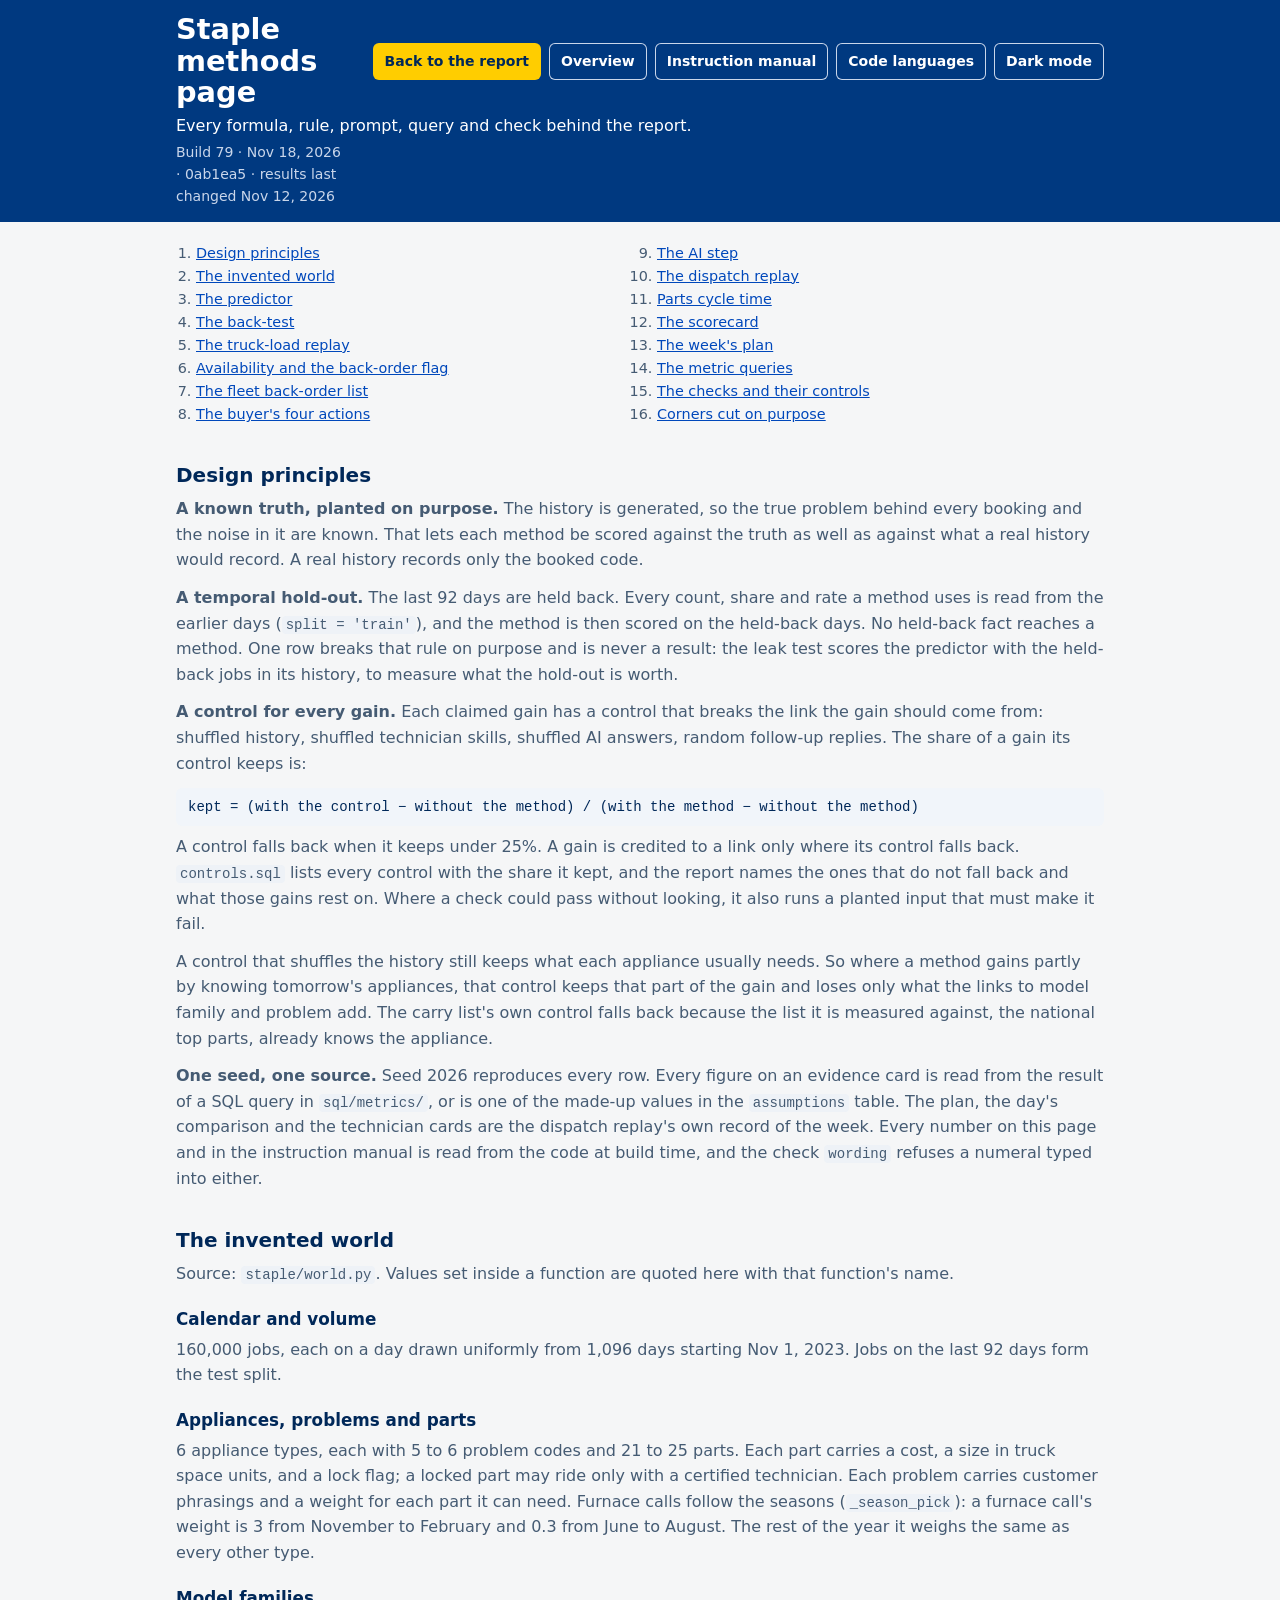
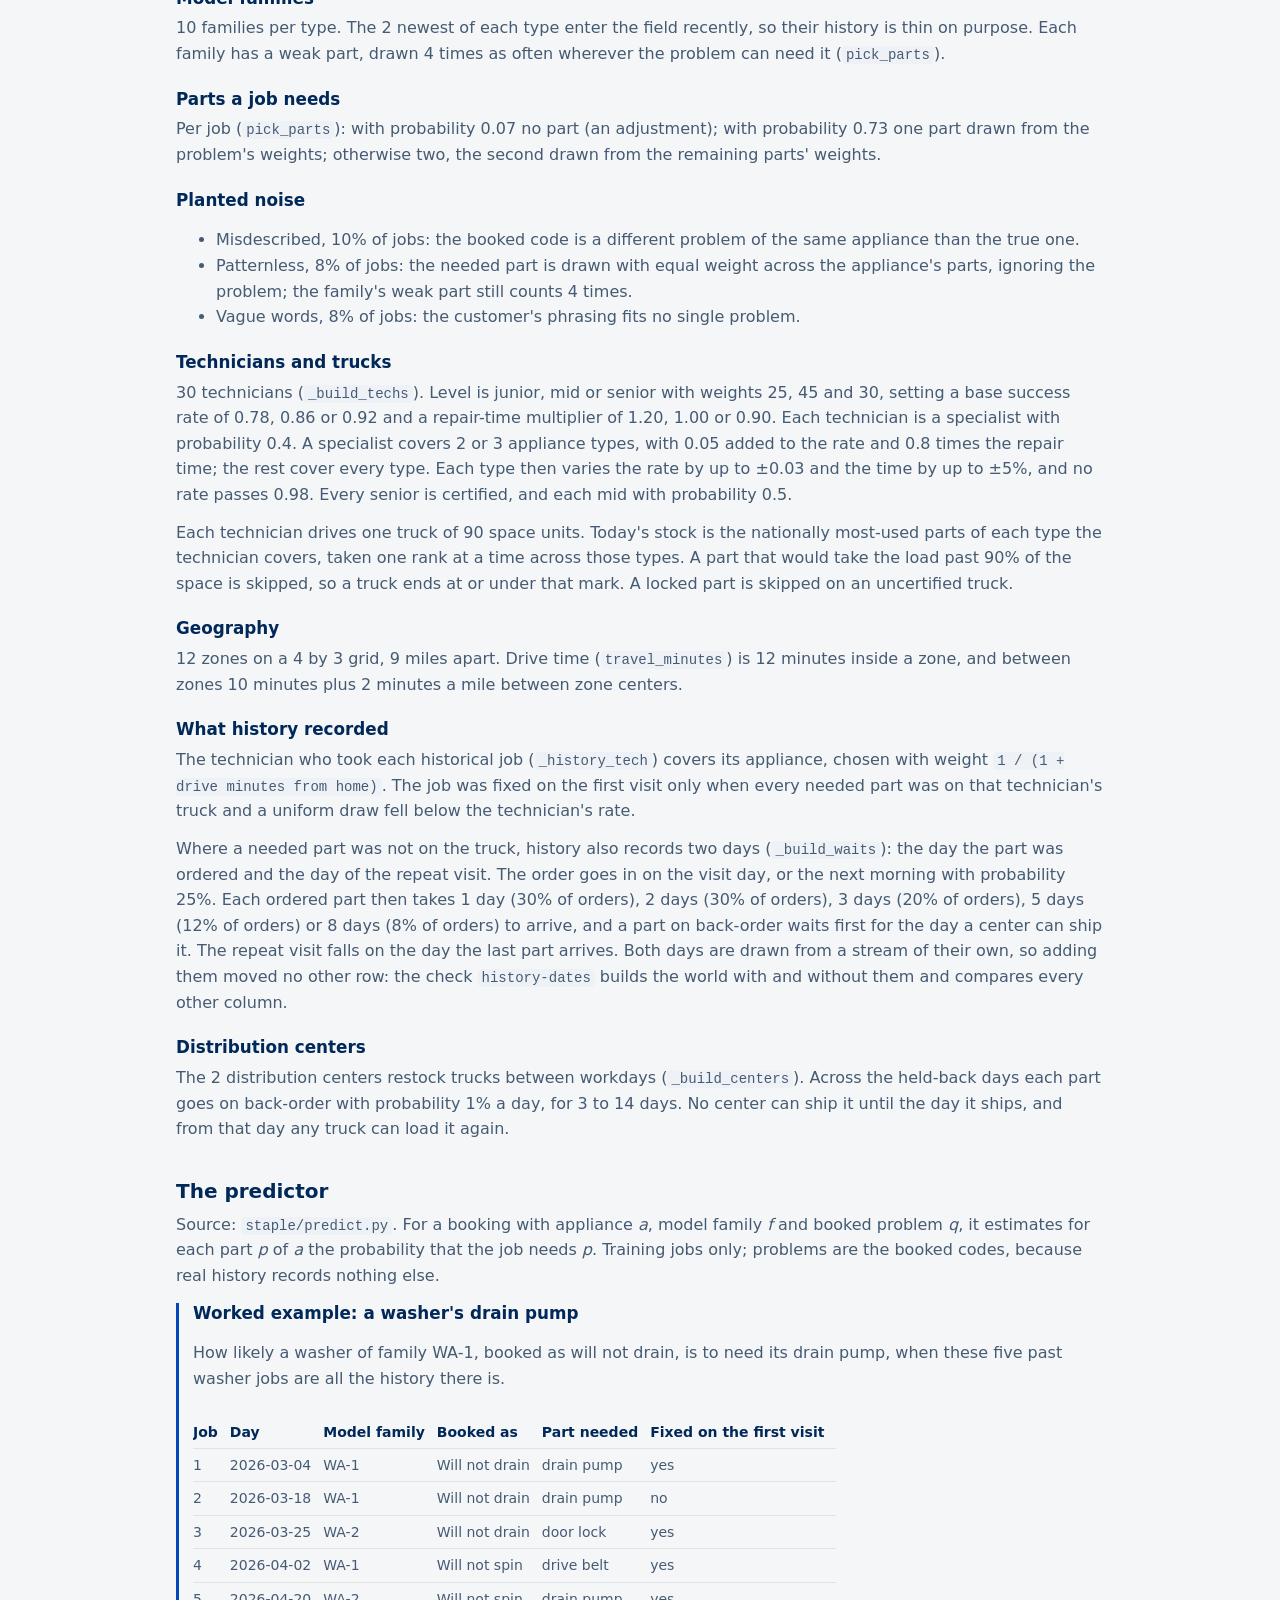
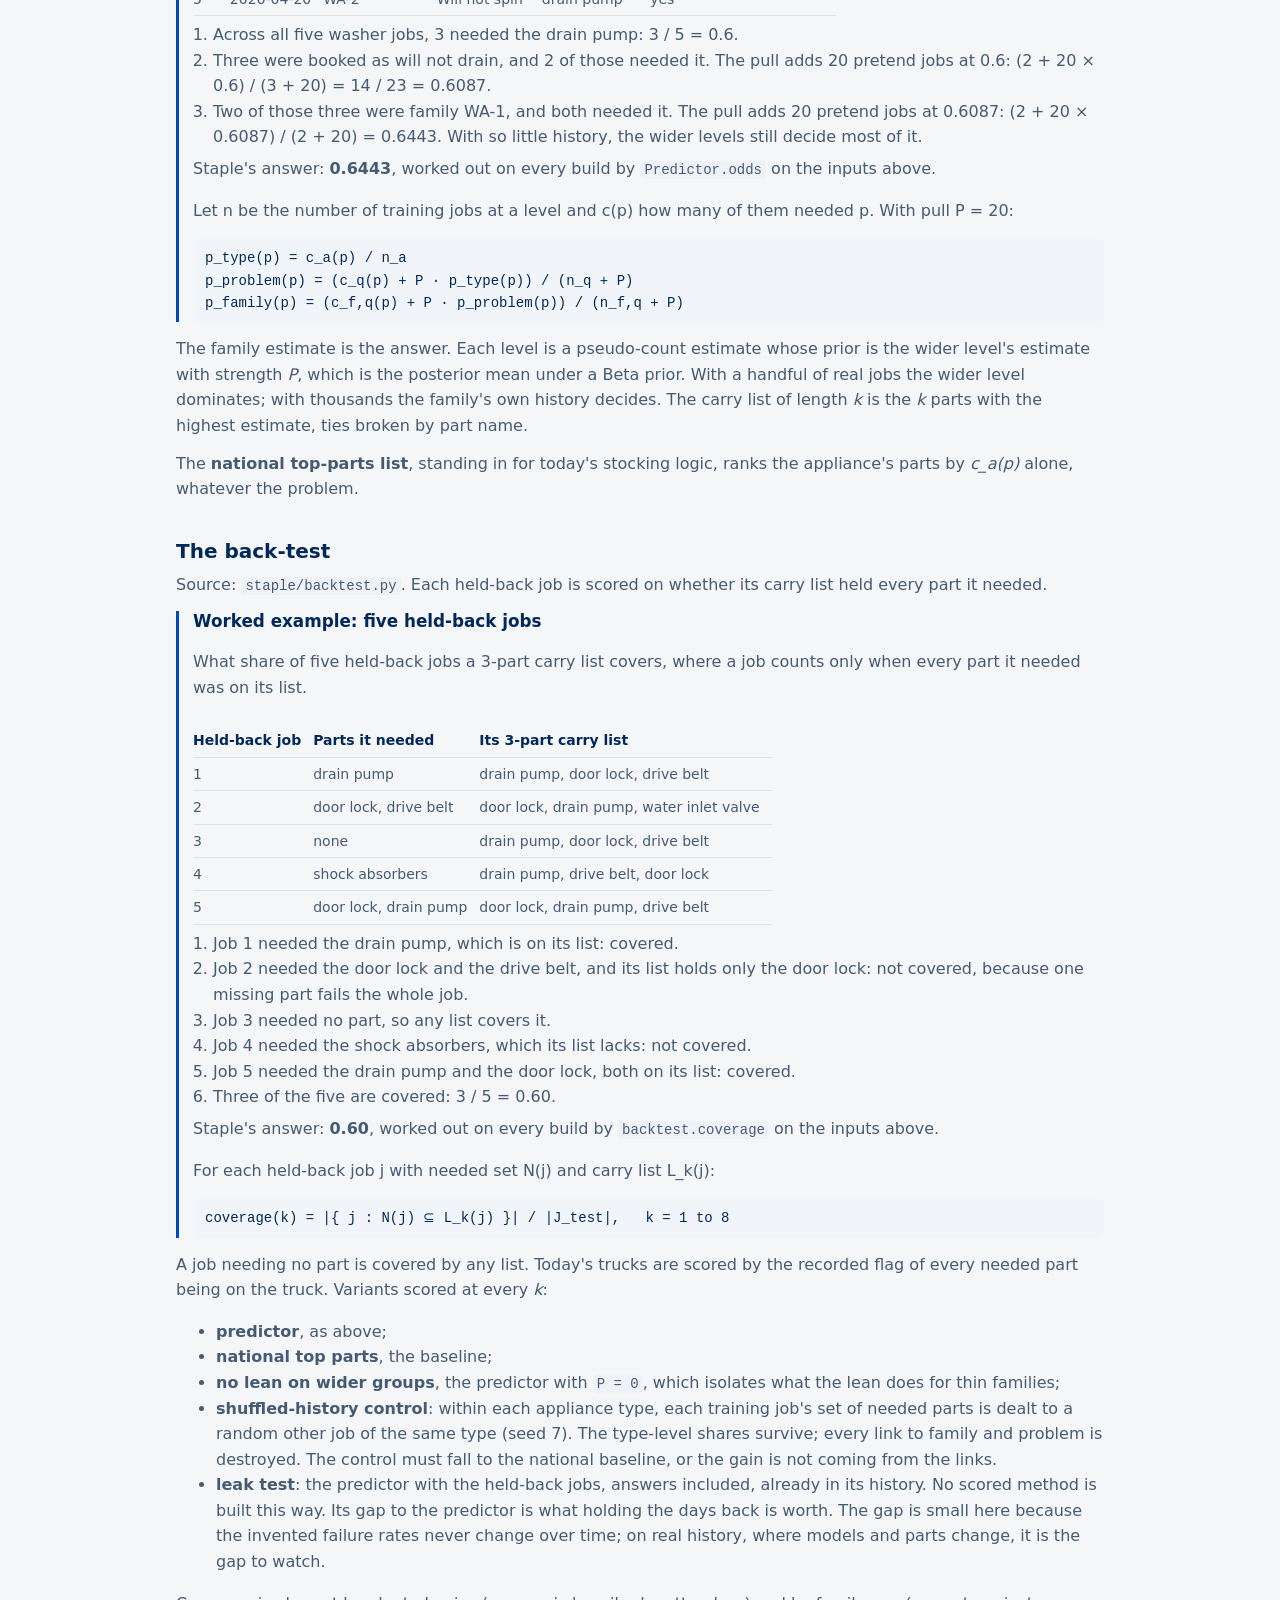
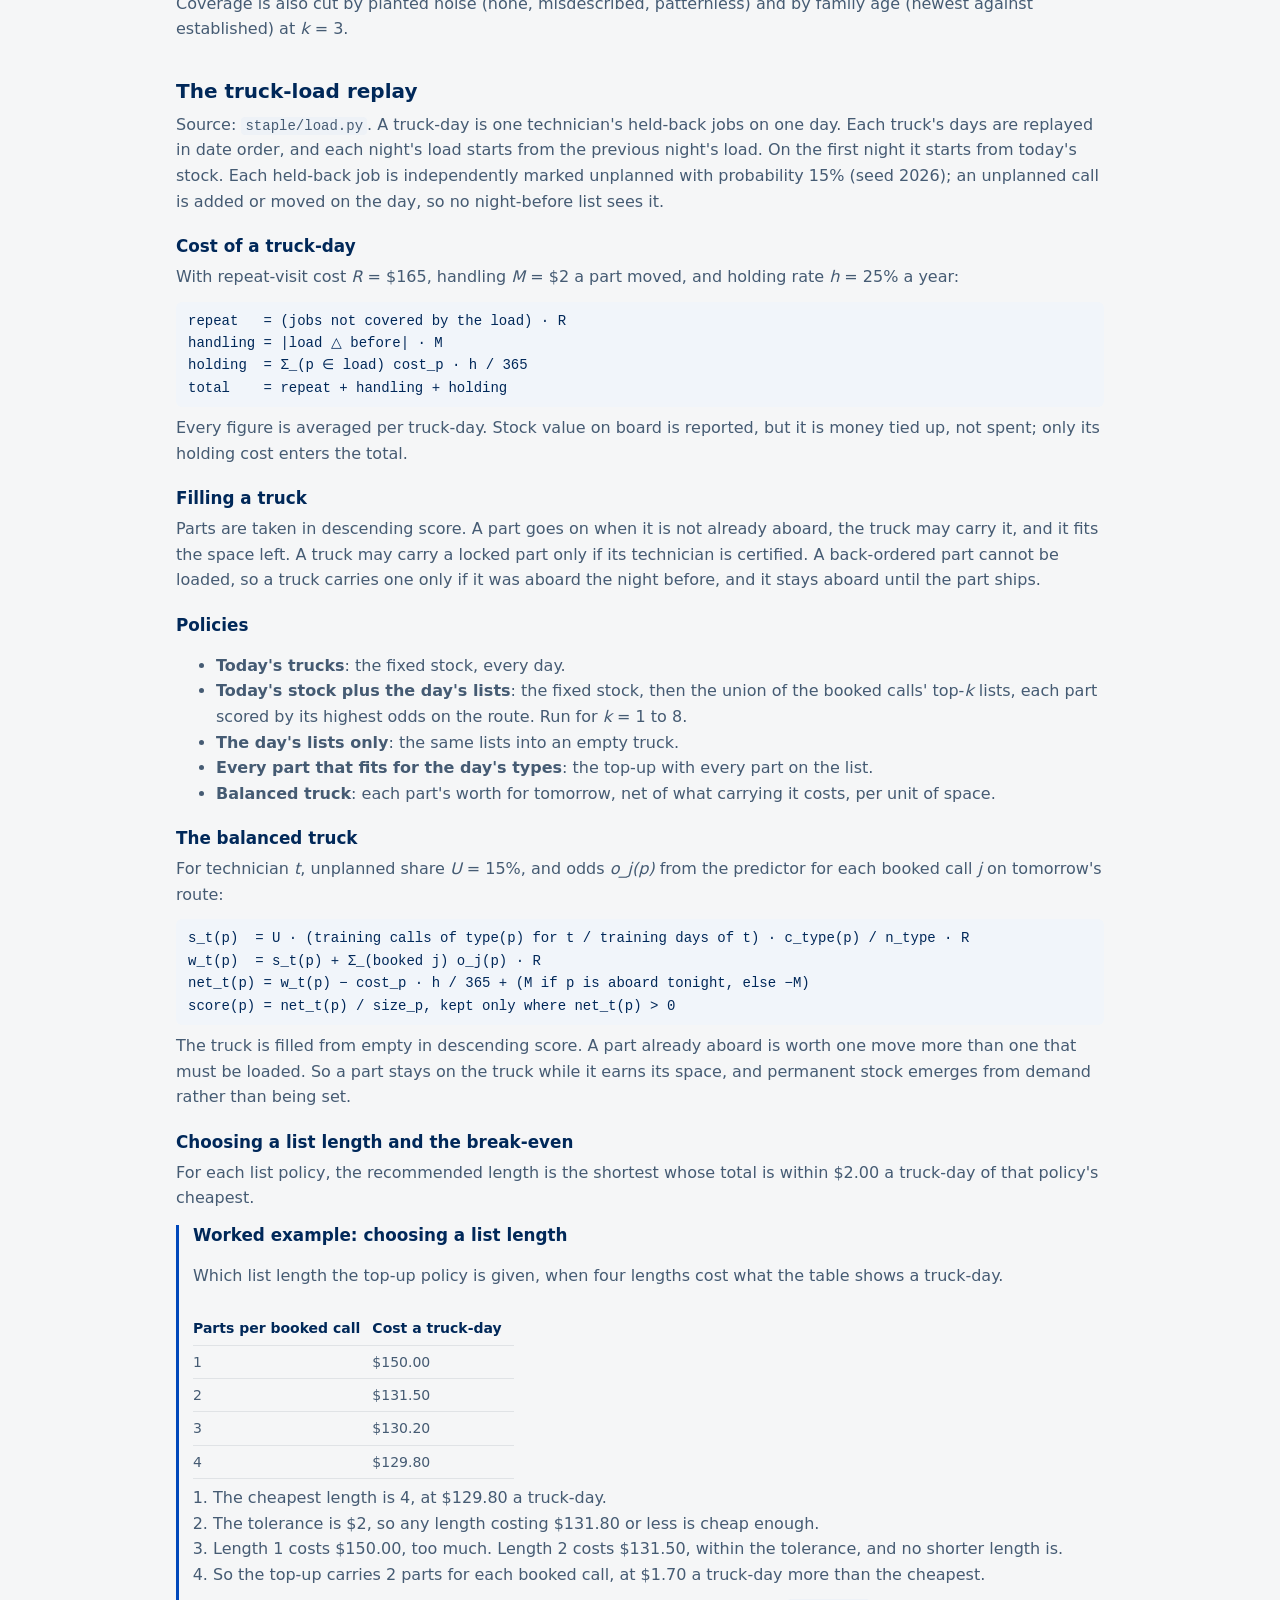
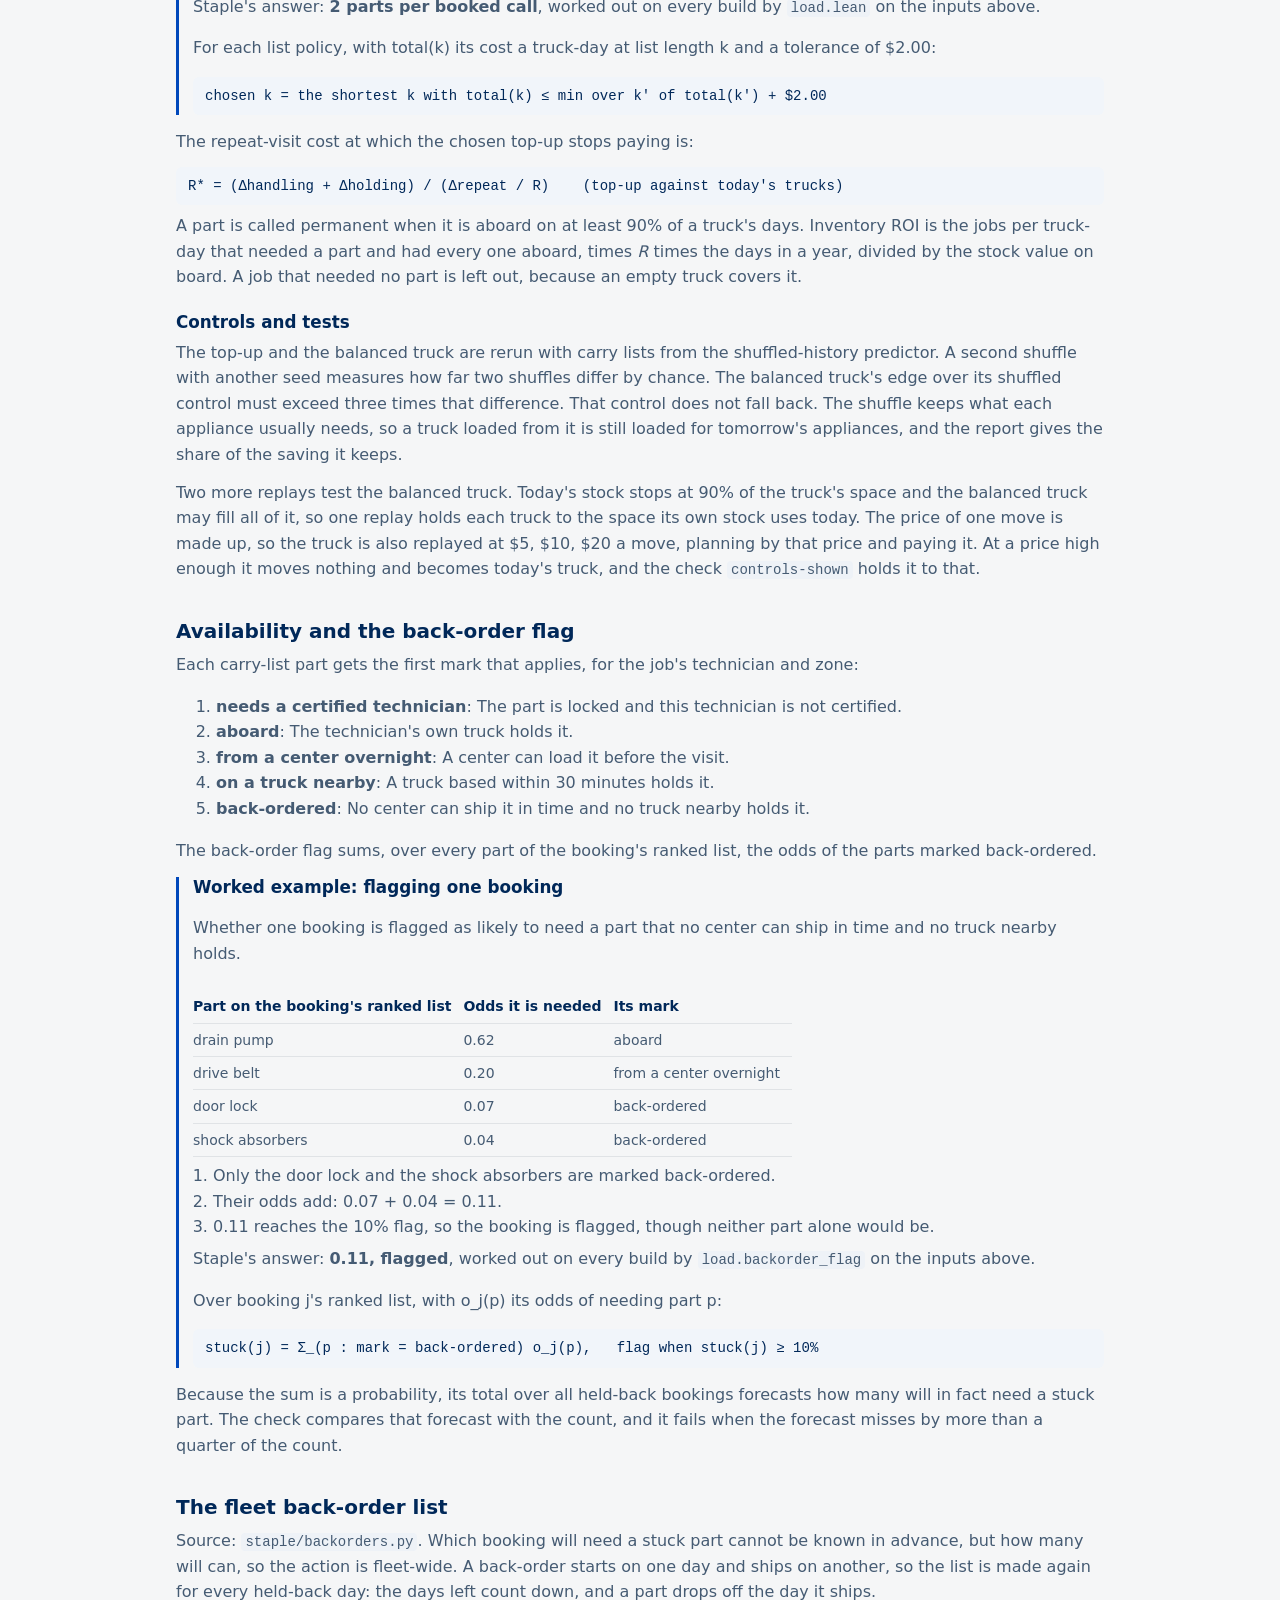
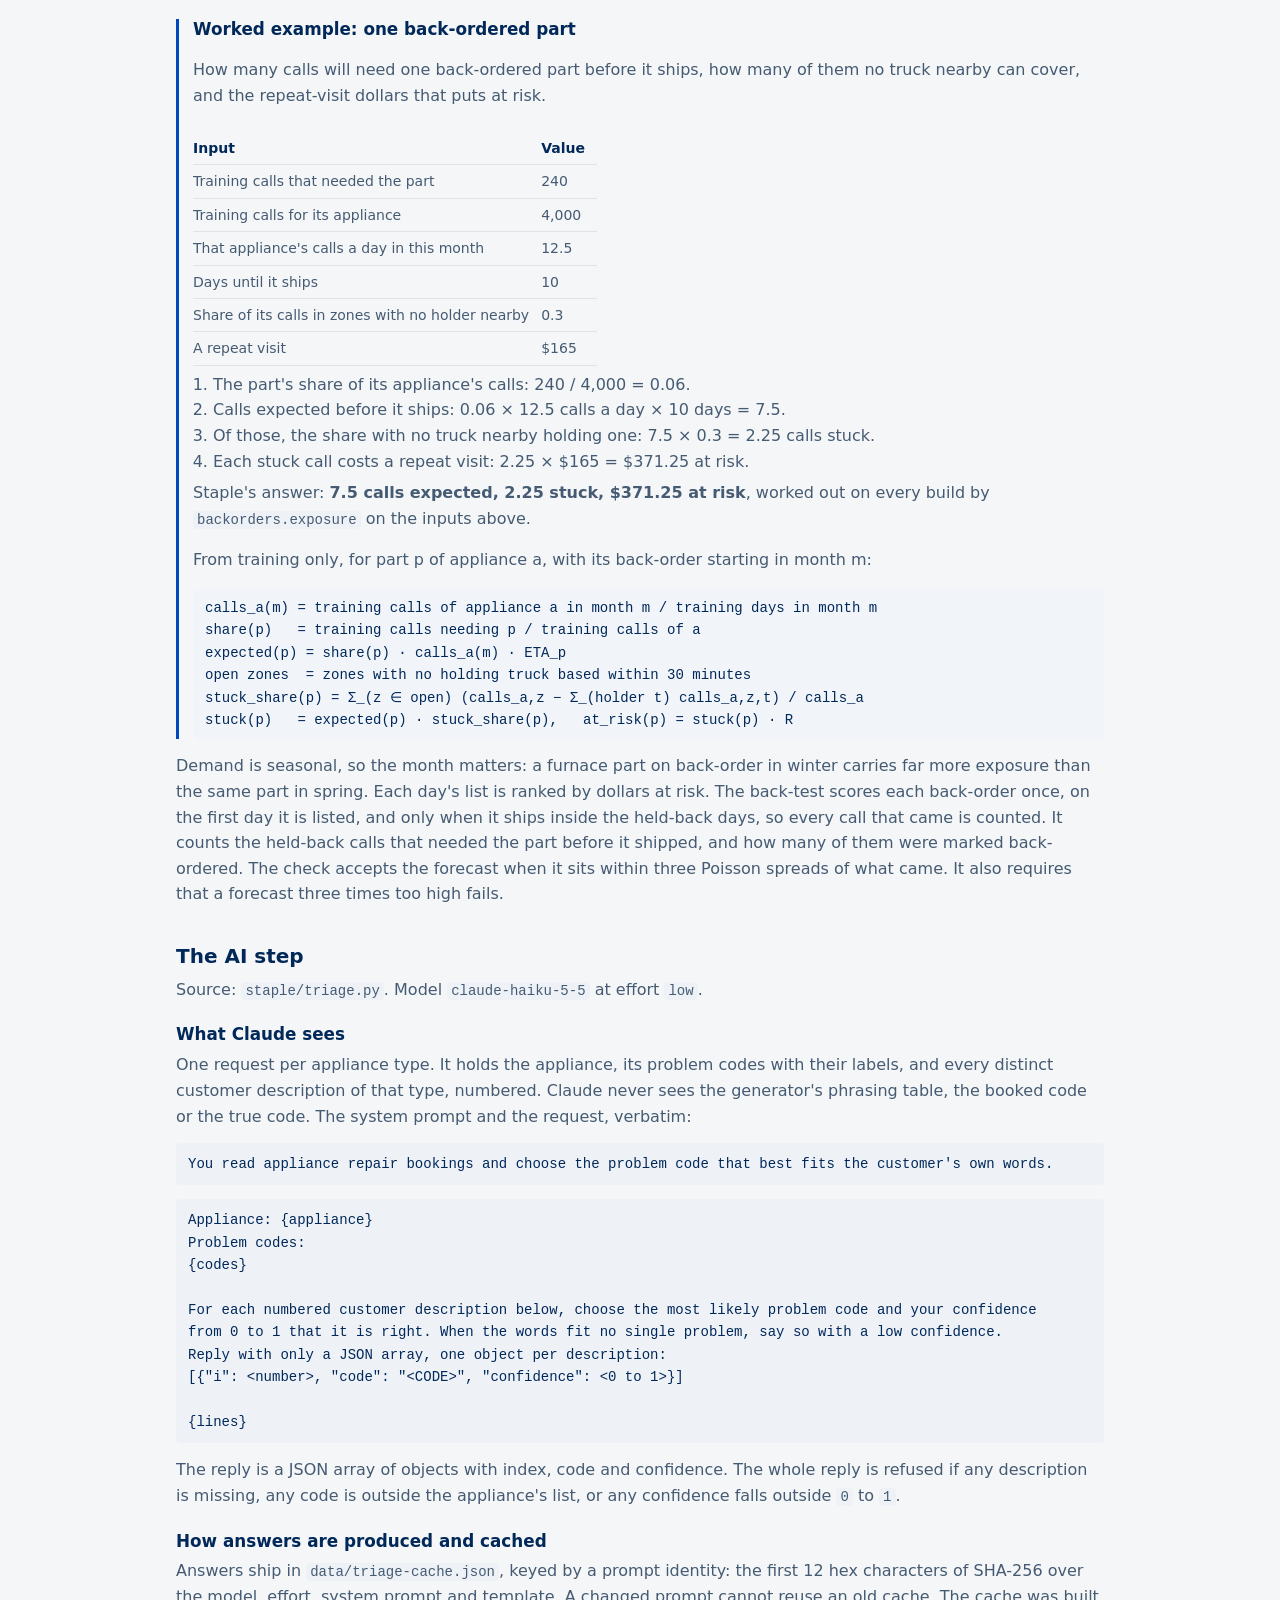
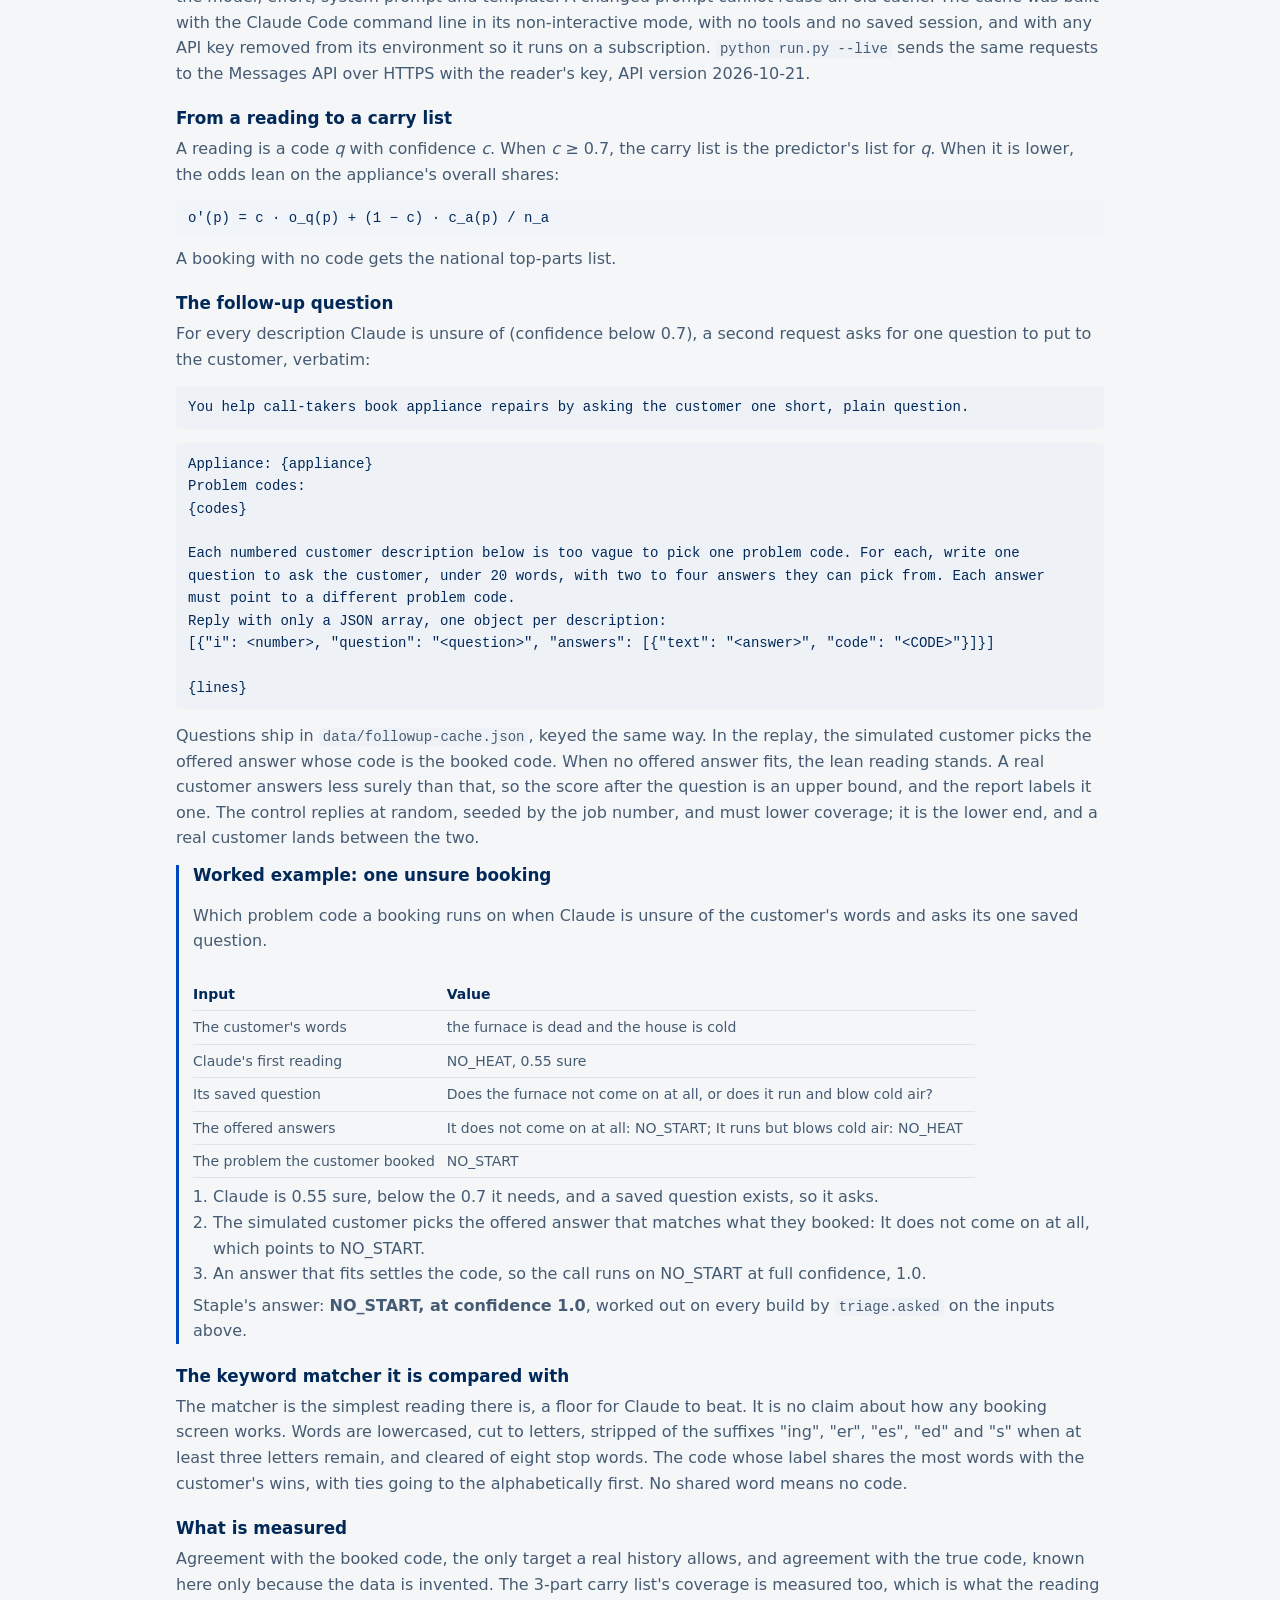
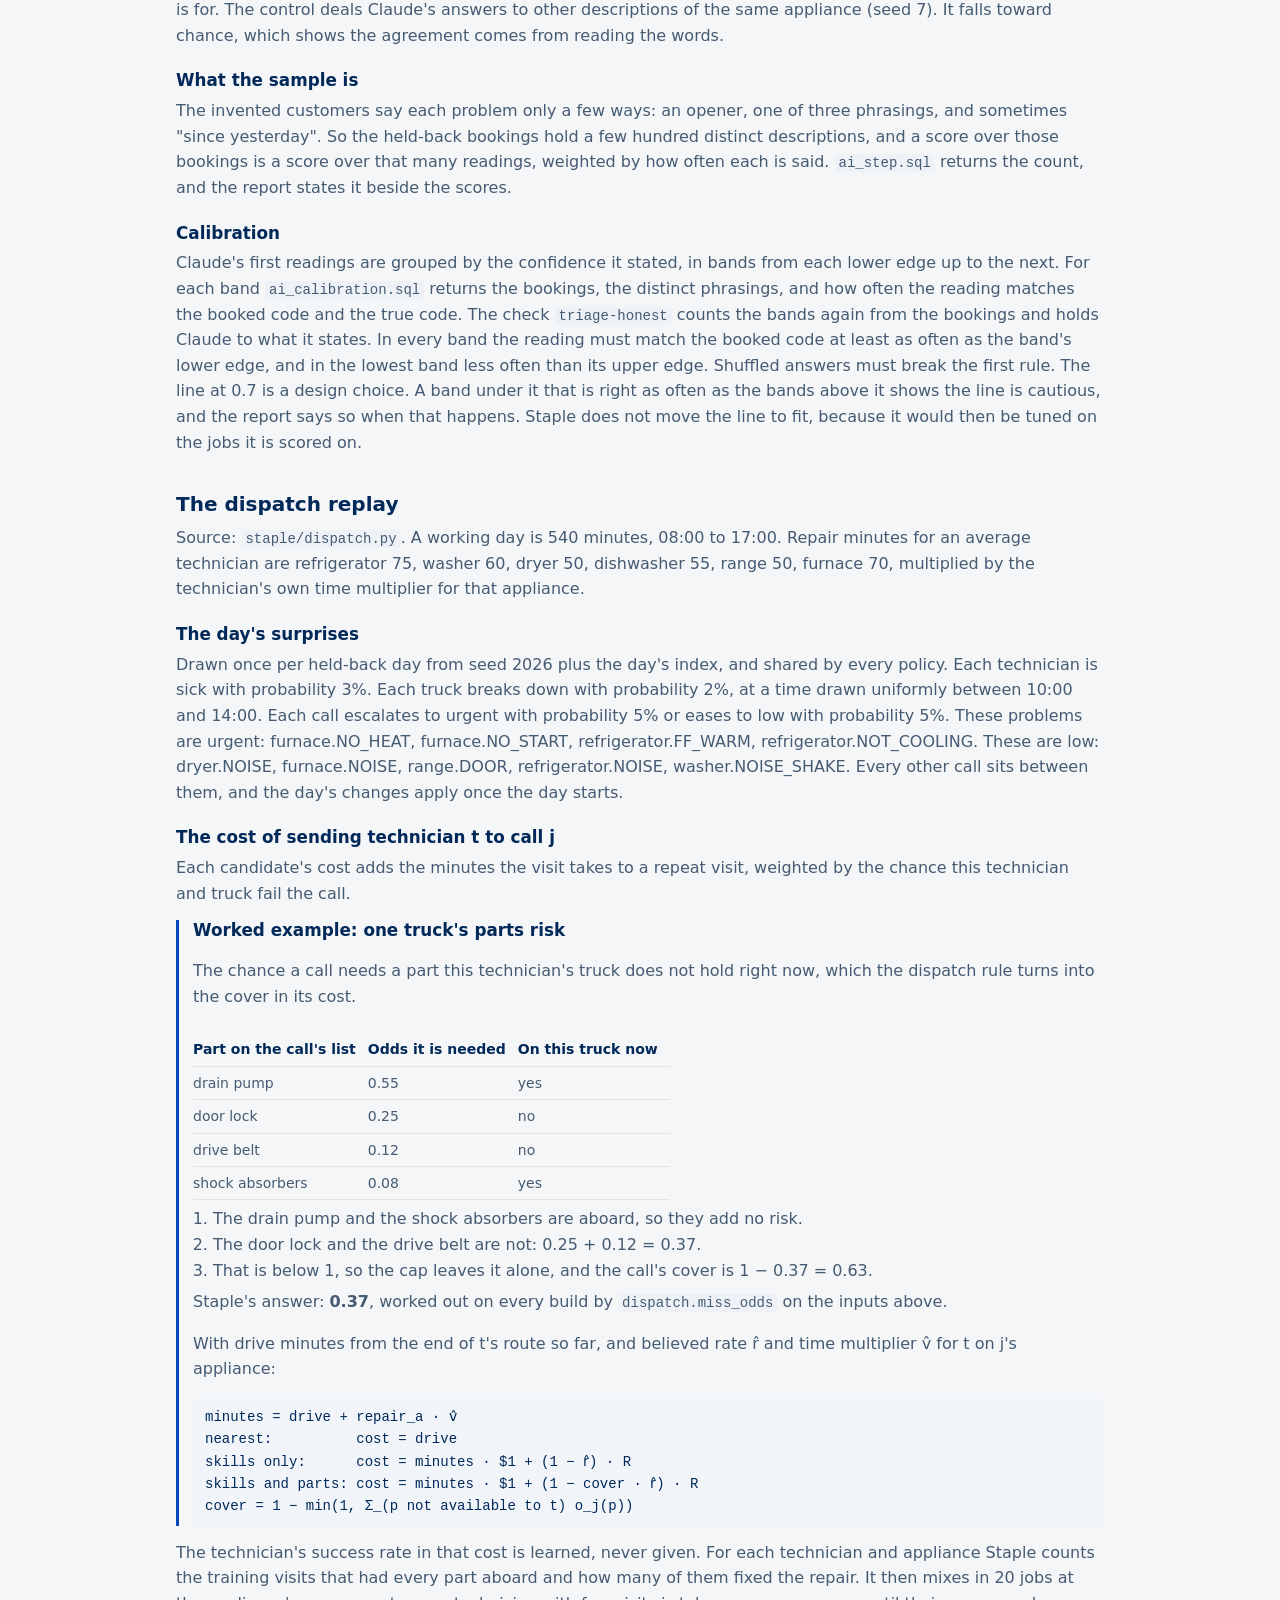
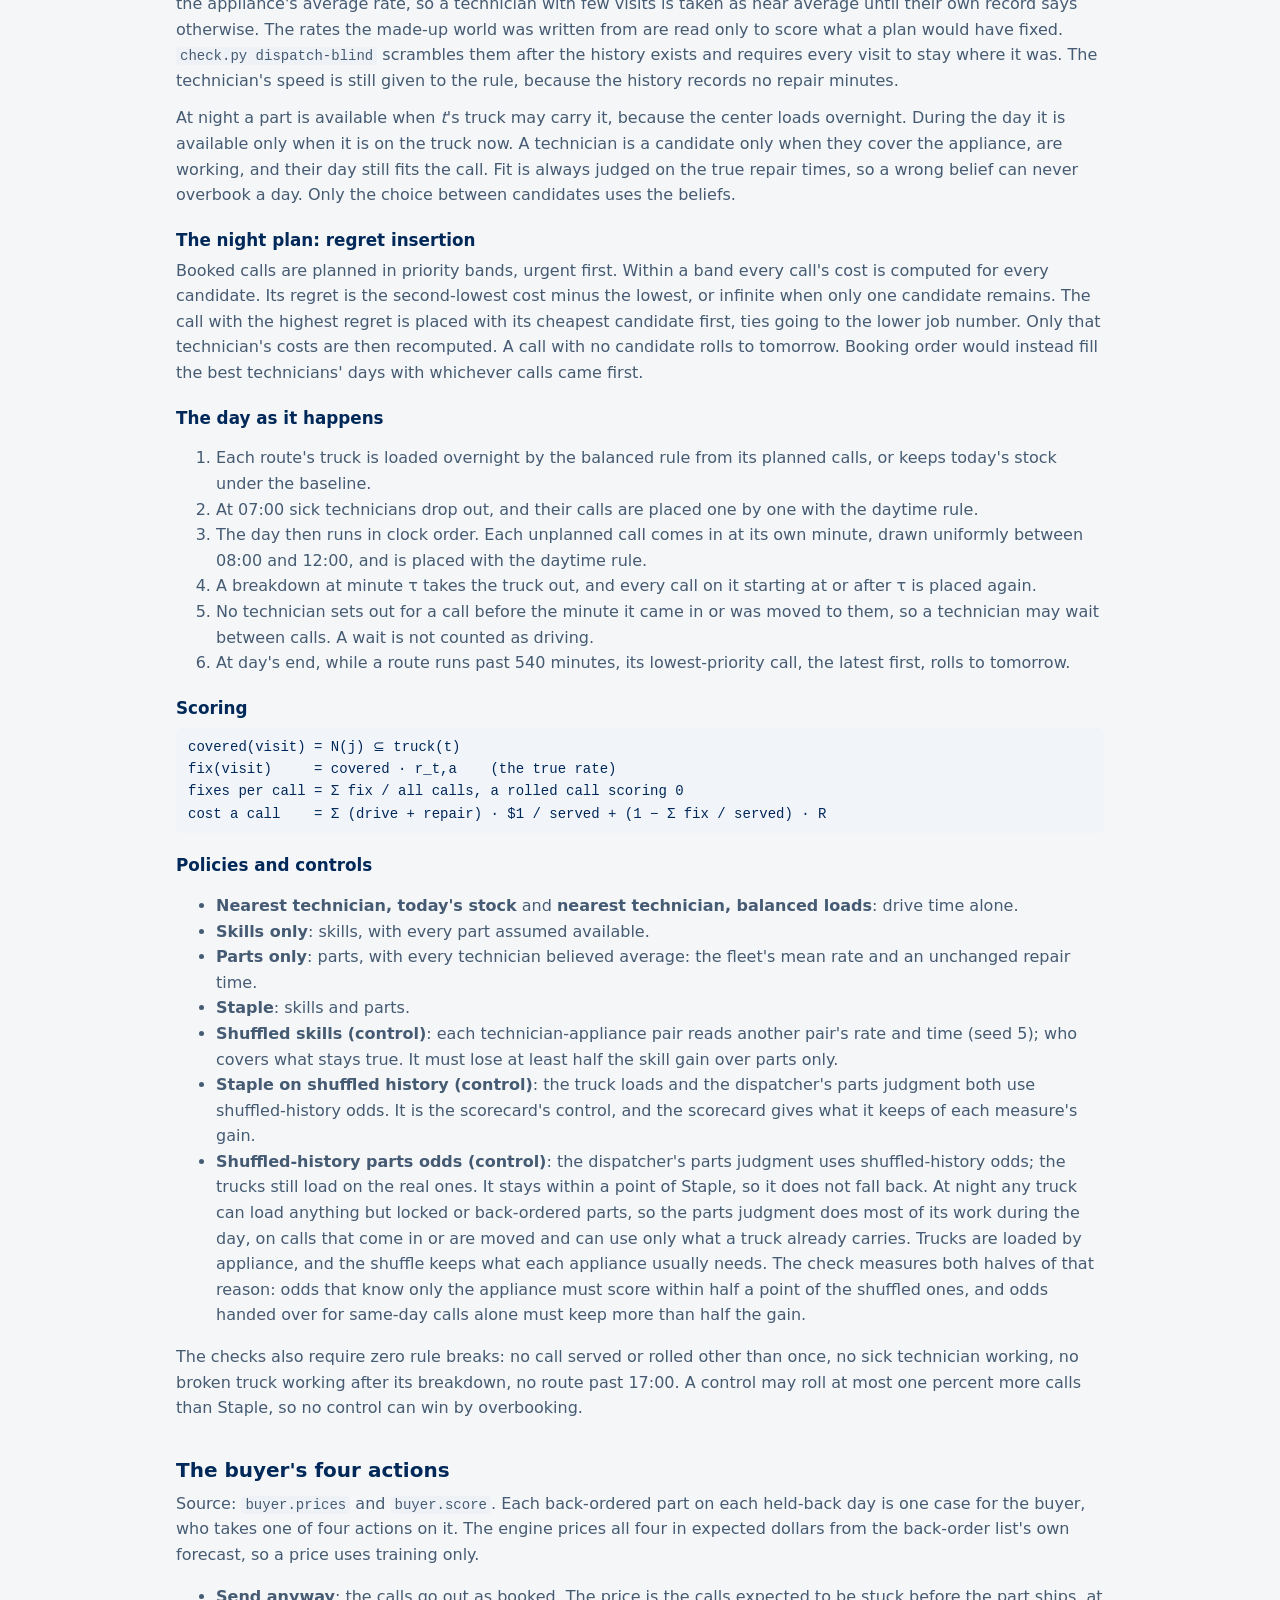
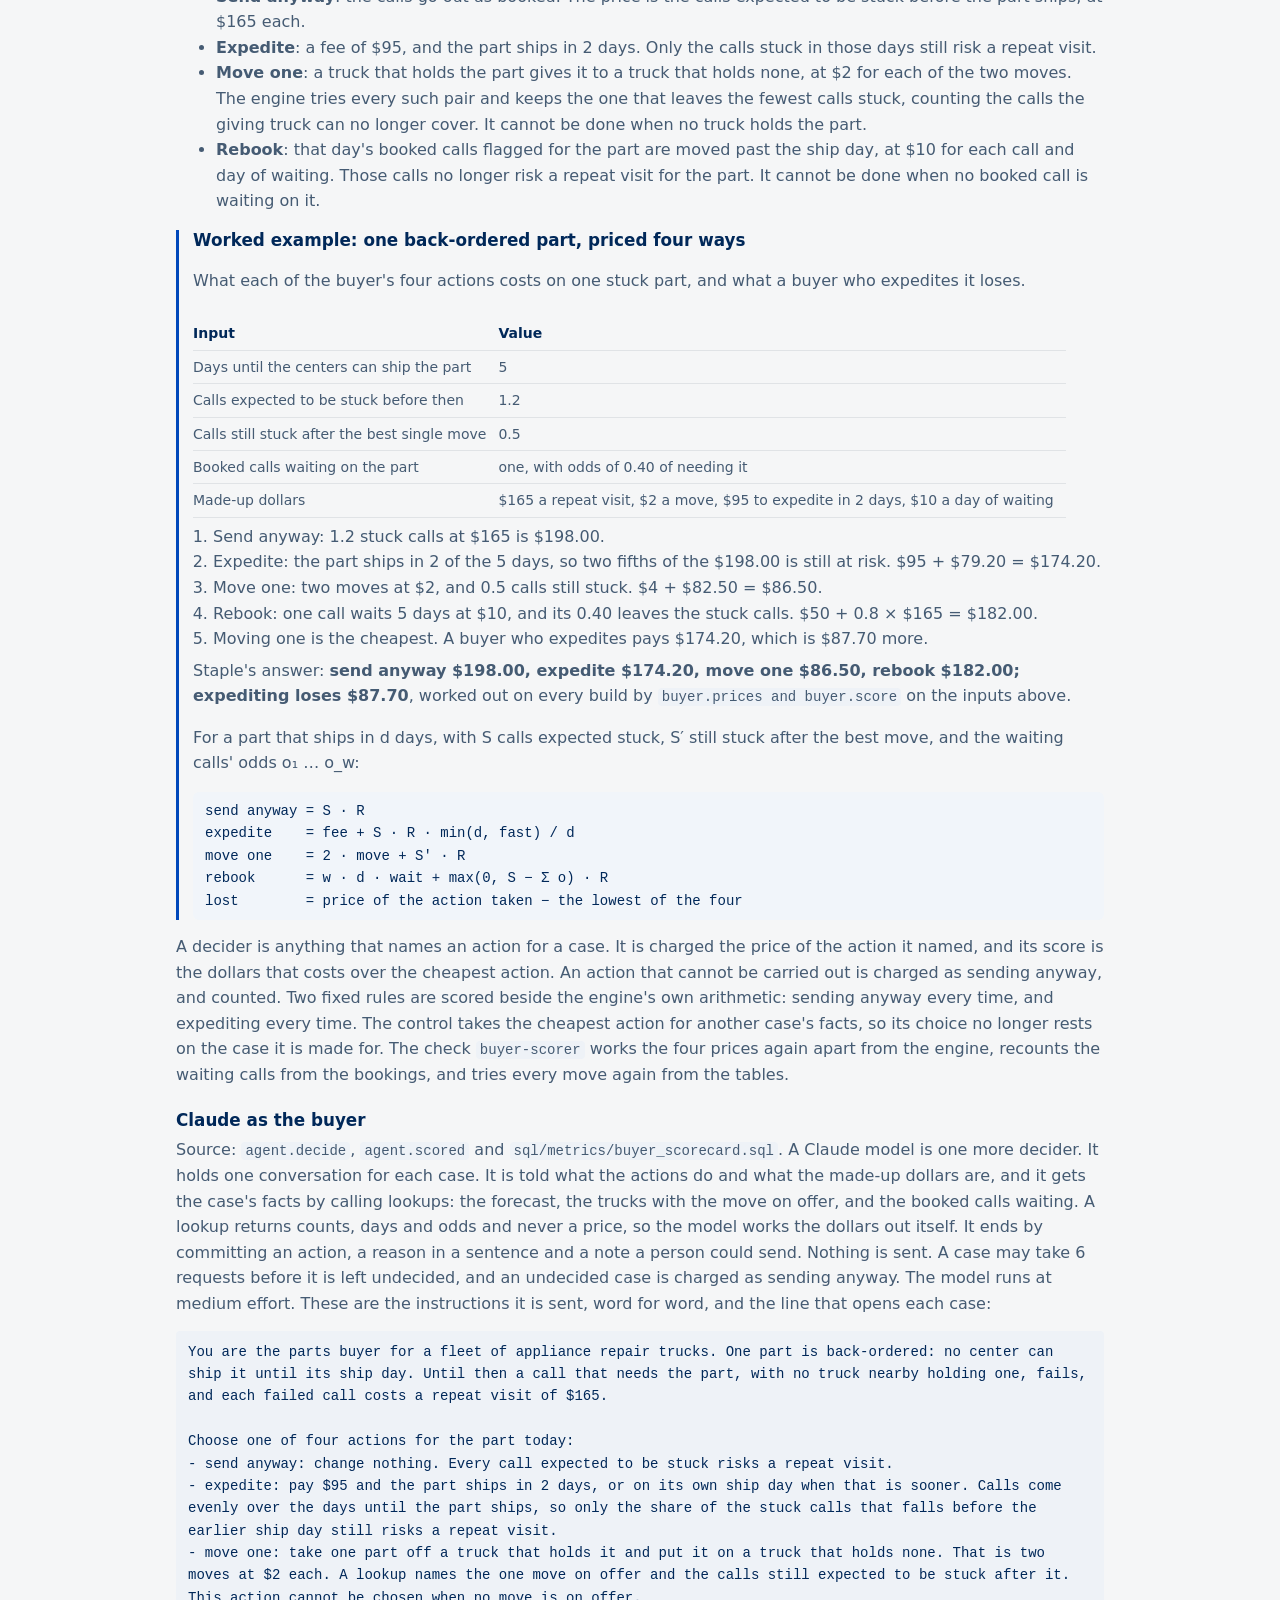
<file: docs/method.html>
<!doctype html>
<html lang="en" data-theme="light"><head><meta charset="utf-8"><meta name="viewport" content="width=device-width, initial-scale=1"><title>Staple methods page</title><meta name="description" content="Every formula, rule, prompt, query and check behind the report."><meta property="og:type" content="website"><meta property="og:site_name" content="Staple"><meta property="og:title" content="Staple methods page"><meta property="og:description" content="Every formula, rule, prompt, query and check behind the report."><meta property="og:url" content="https://acep2317.github.io/staple/method.html"><meta property="og:image" content="https://acep2317.github.io/staple/card.png?v=1"><meta property="og:image:width" content="1200"><meta property="og:image:height" content="630"><meta property="og:image:alt" content="Staple: Plans a repair fleet&#x27;s next day: who takes each call, what each truck carries, and what people do before 08:00."><meta name="twitter:card" content="summary_large_image"><link rel="icon" href="icon.svg" type="image/svg+xml"><link rel="icon" href="icon-32.png" sizes="32x32"><link rel="apple-touch-icon" href="apple-touch-icon.png"><style>:root{color-scheme:light;--band:#003980;--band-ink:#ffffff;--band-2:#c9d6ea;--cta:#ffcd00;--cta-ink:#002859;
--page:#f5f6f7;--surface:#ffffff;--tint:#f1f5fa;--ink:#002859;--ink-2:#455b73;--muted:#56697f;--grid:#e0e3e6;
--axis:#c5ccd4;--edge:#677f9e;--dim:#7a8ca2;--s1:#0048bb;--s2:#a67c00;--ask:#8a6100;--ring:rgba(0,40,89,.12);--link:#0048bb;--code:#eef2f7;
--c1:#dbe6f6;--c2:#a6c1ea;--c3:#6a95dc;--c4:#2f68c8;--c5:#00348f;--on-lo:#002859;--on-3:#002859;--on-hi:#ffffff;--warn:#c2410c;--crit:#b42318;--good:#1f7a3a;--faint:.3}
:root[data-theme="dark"]{color-scheme:dark;--band:#001733;--band-ink:#f0f4fa;--band-2:#a9bad3;--cta:#ffcd00;
--cta-ink:#001733;--page:#00142e;--surface:#0b2244;--tint:#10284d;--ink:#f0f4fa;--ink-2:#b4c2d4;--muted:#97a8bc;
--grid:#1c3557;--axis:#2a4a72;--edge:#7c98c4;--dim:#6f89ac;--s1:#5b8def;--s2:#c99700;--ask:#ffcd00;--ring:rgba(255,255,255,.12);--link:#8fb3ff;--code:#132c52;
--c1:#18335c;--c2:#27508f;--c3:#5087da;--c4:#7ea5ea;--c5:#bfd4fa;--on-lo:#f0f4fa;--on-3:#00142e;--on-hi:#00142e;--warn:#fb923c;--crit:#f87171;--good:#4ade80;--faint:.55}
*{box-sizing:border-box}[hidden]{display:none!important}
html{scroll-behavior:smooth}
body{margin:0;background:var(--page);color:var(--ink-2);font:16px/1.6 system-ui,-apple-system,"Segoe UI",sans-serif}
a{color:var(--link)}
:focus-visible{outline:2px solid var(--s1);outline-offset:1px}
.band{background:var(--band);color:var(--band-ink)}
.band-in{max-width:960px;margin:0 auto;padding:14px 16px;display:grid;grid-template-columns:minmax(0,1fr) auto;gap:2px 24px;align-items:center}
.band h1{font-size:1.8rem;line-height:1.1;margin:0;color:var(--band-ink)}
.band .lede{grid-column:1/-1;margin:2px 0 0;color:var(--band-ink)}
.band .inv{margin:0;font-size:.875rem;color:var(--band-2)}
.band .invented{color:var(--band-ink);border-color:var(--band-2);font-weight:700;margin-right:4px}
.band .stamp{margin:0;font-size:.875rem;color:var(--band-2)}
.band .inv+.stamp{text-align:right}
.band :focus-visible{outline-color:var(--band-ink)}
.actions{display:flex;flex-wrap:wrap;gap:8px;justify-content:flex-end}
.btn{display:inline-block;background:var(--cta);color:var(--cta-ink);font:inherit;font-weight:700;font-size:.875rem;text-decoration:none;
border-radius:6px;padding:7px 12px;border:0;cursor:pointer}
.btn.ghost{background:transparent;color:var(--band-ink);box-shadow:inset 0 0 0 1px var(--band-2)}
.btn.ghost[aria-pressed="true"]{background:var(--band-ink);color:var(--band);box-shadow:none}
.btn:hover{filter:brightness(1.06)}
main{max-width:960px;margin:0 auto;padding:20px 16px 48px}
h2{font-size:1.25rem;line-height:1.3;color:var(--ink);margin:0 0 8px}h3{font-size:1.05rem;line-height:1.3;color:var(--ink);margin:22px 0 6px}
h4{font-size:.875rem;color:var(--ink);margin:0 0 2px}
.hint-key{font-size:.875rem;color:var(--muted);margin:0 0 4px}
.note{border:1px solid var(--ring);background:var(--surface);border-left:4px solid var(--cta);border-radius:8px;padding:12px 14px;margin:14px 0 18px}
.score{width:100%;margin:2px 0 0}.score th,.score td{padding:5px 12px 5px 0;white-space:normal}
.score .m{font-weight:700;color:var(--ink)}.score .unit,.score .keeps{display:block;font-weight:400;color:var(--muted);font-size:.875rem}
.score .ours{font-weight:700;color:var(--ink)}.score .gain{font-weight:700;color:var(--good);white-space:nowrap}.score .keeps{white-space:nowrap}
section{margin:36px 0}section>p{margin:0 0 12px}
figure{margin:0;background:var(--surface);border:1px solid var(--ring);border-radius:8px;padding:14px}
figcaption{font-weight:700;font-size:.9rem;color:var(--ink);margin-bottom:10px}
.madeup,.invented{font-weight:400;color:var(--muted);font-size:.875rem;border:1px solid var(--ring);border-radius:4px;padding:0 6px;margin-left:4px;white-space:nowrap}
.bars{display:grid;gap:6px}
.bar-row{display:grid;grid-template-columns:minmax(9rem,15rem) 1fr;gap:10px;align-items:center;border-radius:4px;padding:1px 2px}
.bar-label{font-size:.875rem}.track{display:flex;align-items:center;gap:8px;min-width:0}
.bar{height:16px;width:calc(var(--v)*60%);border-radius:0 4px 4px 0;background:var(--dim);flex:none}
.lead .bar{background:var(--s1)}.lead .bar-label{color:var(--ink);font-weight:700}.control .bar-label{color:var(--muted)}
.bar-value{font-size:.875rem;font-variant-numeric:tabular-nums;flex:1 1 0;min-width:0}
.legend{display:flex;flex-wrap:wrap;gap:6px 16px;font-size:.875rem;margin-bottom:6px}
.key i{display:inline-block;width:14px;height:3px;vertical-align:middle;margin-right:6px}
svg{width:100%;height:auto;display:block}svg.defs{position:absolute;width:0;height:0}
.curve{min-width:480px}.gridline{stroke:var(--grid);stroke-width:1}.tick{fill:var(--muted);font-size:17px}
.ref{stroke:var(--ink-2);stroke-width:1}.ref-label,.end-label{fill:var(--ink-2);font-size:17px}
.series{fill:none;stroke-width:2;stroke-linejoin:round;stroke-linecap:round}.dot{stroke:var(--surface);stroke-width:2}
.cross{stroke:var(--muted);stroke-width:1;opacity:0}.hit{fill:transparent}
details{margin-top:10px;font-size:.875rem}summary{cursor:pointer;color:var(--ink-2)}
.scroll{overflow-x:auto}table{border-collapse:collapse;margin-top:8px;font-variant-numeric:tabular-nums;font-size:.875rem}
th,td{text-align:left;padding:5px 12px 5px 0;border-bottom:1px solid var(--grid);vertical-align:top}th{color:var(--ink);font-weight:700}
td{white-space:nowrap}.wrap td{white-space:normal}
code,pre{font-family:ui-monospace,"Cascadia Mono",Consolas,monospace;font-size:.875rem;background:var(--code);border-radius:4px}
code{padding:1px 4px}pre{padding:10px 12px;overflow-x:auto;white-space:pre-wrap;color:var(--ink)}
.formula{display:block;margin:8px 0;padding:8px 12px;background:var(--tint);border-radius:6px;color:var(--ink);overflow-x:auto;white-space:pre}
.example{border-left:3px solid var(--s1);padding:0 0 0 14px;margin:14px 0}.example h3{margin-top:0}.ex-steps{margin:6px 0;padding-left:20px}.ex-answer{margin:6px 0}
.toc{columns:2 220px;font-size:.9rem;margin:0 0 8px;padding-left:20px}
footer{color:var(--muted);font-size:.875rem;border-top:1px solid var(--grid);padding-top:14px}footer p{margin:0 0 4px}
[data-tip]{cursor:help}
button[data-tip],a[data-tip],summary[data-tip],.blk,.who,.rt,.evt,.ask,.todo-item[data-tech],.todo-item[data-call]{cursor:pointer}
.hv{text-decoration:underline dotted;text-decoration-thickness:1px;text-underline-offset:3px}
.bar-row:hover{background:var(--tint)}.bar-row:hover .bar{filter:brightness(1.12)}
th[data-tip],h2[data-tip],h3[data-tip],figcaption [data-tip]{text-decoration:underline dotted;text-decoration-thickness:1px;text-underline-offset:4px}
.q{display:inline-grid;place-items:center;width:20px;height:20px;border-radius:50%;background:var(--s1);color:var(--surface);
font:700 14px/1 system-ui,-apple-system,"Segoe UI",sans-serif;text-decoration:none;vertical-align:2px;margin-left:4px}
#tip{position:fixed;z-index:9;pointer-events:none;background:var(--surface);color:var(--ink-2);border:1px solid var(--ring);
border-top:3px solid var(--s1);border-radius:6px;padding:8px 10px;font-size:.875rem;line-height:1.45;white-space:pre-line;
box-shadow:0 4px 16px rgba(0,23,51,.18);max-width:360px}
#tip strong{display:block;color:var(--ink);margin-bottom:2px}
.report .band-in{max-width:1320px}
.report main{max-width:1320px;padding:14px 16px 40px;display:grid;gap:14px;grid-template-columns:minmax(0,1fr)}
.report section{margin:0}.report main>*{min-width:0}
.grid{display:grid;gap:14px;min-width:0;grid-template-columns:minmax(0,1fr);align-content:start}.grid>*{min-width:0}
.panel,.card,.detail{display:block;background:var(--surface);border:1px solid var(--ring);border-radius:8px;padding:12px 14px}
.panel h2,.panel h3,.card h3,.detail h3{margin:0 0 6px}.panel>p,.card>p{margin:0 0 8px;font-size:.875rem}
.more{font-size:.875rem;margin:8px 0 0}.panel>p.take,.card>p.take,.evidence-head>p.take{font-size:1rem;line-height:1.45;font-weight:700;color:var(--ink)}.points{margin:0 0 8px;padding-left:18px;font-size:.875rem}.points li{margin:0 0 4px}.points strong{color:var(--ink)}
.sub{font-size:.875rem;color:var(--muted);margin:0 0 6px}.after{margin:8px 0 0}
.purpose{margin:0 0 14px}.purpose>p.take{font-size:1.125rem;margin:0}.explain section{margin:0}
.purpose h2,.explain h2{font-size:.875rem;letter-spacing:.06em;text-transform:uppercase;color:var(--muted)}
.explain .points{list-style:none;margin:0;padding:0;font-size:1rem}.explain .points li,.fns dt{border-top:1px solid var(--grid);margin:0;padding:8px 0}
.fns{margin:0}.fns dt{font-weight:700;color:var(--ink);padding-bottom:0}.fns dd{margin:0;padding:0 0 8px}
.count{font-weight:400;font-size:.875rem;color:var(--muted);margin-left:8px}
.todo{display:grid;gap:10px;grid-template-columns:minmax(0,1fr)}.todo.box{max-height:17.6rem;overflow-y:auto;align-content:start}
.todo-group h3{font-size:.875rem;margin:0 0 3px}.todo-group .why{font-weight:400;margin-left:6px}
.todo-group ul{list-style:none;margin:0;padding:0;font-size:.875rem}
.todo-item{padding:2px 6px;border-radius:4px;line-height:1.4}.todo-item:hover{background:var(--tint)}
.todo-item.sel{background:var(--tint);box-shadow:inset 3px 0 0 var(--s1);color:var(--ink)}
.ai-tag{font-size:.875rem;background:var(--cta);color:var(--cta-ink);border-radius:3px;padding:0 4px;margin-right:5px}
.daybar{display:flex;flex-wrap:wrap;gap:8px 14px;align-items:center}.daybar h2{margin:0}
.days,.views{display:flex;flex-wrap:wrap;gap:4px}
.day-btn,.vbtn{font:inherit;font-size:.875rem;background:var(--surface);color:var(--ink);border:1px solid var(--edge);
border-radius:6px;padding:3px 10px;cursor:pointer}
.day-btn[aria-pressed="true"],.vbtn[aria-pressed="true"]{background:var(--s1);color:var(--on-hi);border-color:var(--s1);font-weight:700}
.day-btn i{font-style:normal;margin-left:4px}.ev-s{color:var(--ink-2)}.ev-b{color:var(--warn)}.day-btn[aria-pressed="true"] i{color:inherit}
.dayline{flex:1 1 100%;margin:0;font-size:.875rem}.fact b{color:var(--ink)}
.board{font-size:.75rem;min-width:0}
.row{display:grid;grid-template-columns:2.4rem minmax(0,1fr);gap:6px;align-items:center;height:18px;border-radius:3px}
.row.sel{background:var(--tint);box-shadow:inset 3px 0 0 var(--s1)}.row.sel .who{color:var(--ink);font-weight:700}
.who{font-variant-numeric:tabular-nums;padding-left:5px;border-radius:3px}
.lane{position:relative;height:13px;background:linear-gradient(90deg,var(--grid) 1px,transparent 1px) 0 0/11.111% 100%}
.ticks{height:16px;background:none}.ticks span{position:absolute;top:0;transform:translateX(-50%);color:var(--muted);line-height:16px}
.ticks span:first-child{transform:none}.ticks span:last-child{transform:translateX(-100%)}
.blk{position:absolute;top:0;bottom:0;border:1px solid var(--edge);border-radius:2px;overflow:hidden;white-space:nowrap;
font-size:.75rem;line-height:11px;padding-left:2px;container-type:inline-size}
@container (max-width:54px){.fr{display:none}}
.c1{background:var(--c1);color:var(--on-lo)}.c2{background:var(--c2);color:var(--on-lo)}.c3{background:var(--c3);color:var(--on-3)}
.c4{background:var(--c4);color:var(--on-hi)}.c5{background:var(--c5);color:var(--on-hi)}
.blk.ai::before,.sw.ai::before{content:"";position:absolute;top:0;right:0;width:6px;height:6px;background:var(--ask);box-shadow:-1px 1px 0 var(--surface)}
.blk.moved,.sw.moved{box-shadow:0 0 0 1px var(--surface),0 0 0 3px var(--warn);font-weight:700}
.blk.unpl,.sw.unpl{border:2px dashed var(--edge);background-clip:padding-box}
.blk.miss,.sw.miss{box-shadow:inset 0 -3px 0 var(--crit),inset 0 -4px 0 var(--surface)}
.blk.moved.miss{box-shadow:inset 0 -3px 0 var(--crit),inset 0 -4px 0 var(--surface),0 0 0 1px var(--surface),0 0 0 3px var(--warn)}
.blk.up::before,.sw.up::before{content:"";position:absolute;right:1px;top:1px;border:5px solid transparent;border-top:0;border-bottom:8px solid var(--surface)}
.blk.up::after,.sw.up::after{content:"";position:absolute;right:3px;top:3px;border:3px solid transparent;border-top:0;border-bottom:5px solid var(--ink)}
.blk:hover{outline:2px solid var(--ink);z-index:2}
.blk.on{outline:3px solid var(--ink);outline-offset:1px;z-index:3}
.lane-note{position:absolute;inset:0;display:flex;align-items:center;padding-left:6px;border-radius:2px;color:var(--ink);white-space:nowrap;overflow:hidden;
background:repeating-linear-gradient(135deg,var(--tint) 0 4px,var(--axis) 4px 6px)}
.dead{position:absolute;top:0;bottom:0;right:0;background:repeating-linear-gradient(135deg,transparent 0 4px,var(--axis) 4px 6px)}
.brk{position:absolute;top:-2px;left:var(--at);max-width:calc(100% - var(--at));z-index:1;white-space:nowrap;overflow:hidden;
text-overflow:ellipsis;background:var(--surface);color:var(--warn);font-weight:700;line-height:17px;padding:0 4px;border-left:2px solid var(--warn)}
body:not([data-view="ran"]) .v-ran,body[data-view="ran"] .v-night{display:none}
.legend-line{display:flex;flex-wrap:wrap;gap:3px 12px;align-items:center;font-size:.875rem;color:var(--muted);margin:10px 0 0}
.legend-line .v-night,.legend-line .v-ran{display:contents}
.sw{position:relative;display:inline-block;width:16px;height:11px;border:1px solid var(--edge);border-radius:2px;vertical-align:middle;margin-right:5px}
.sw.moved{margin:0 8px 0 3px}
.detail .empty{color:var(--muted);font-size:.875rem;margin:0}
.call-open{padding-bottom:10px;margin-bottom:10px;border-bottom:1px solid var(--grid)}
.call-open p{margin:0 0 3px;font-size:.875rem}.call-open h3{margin:0 0 6px}
.tech-card table{width:100%;margin:0 0 6px}.sheet{margin-top:8px}.sheet summary{color:var(--ink);font-weight:700}
.sheet .sub{margin:6px 0 0}
table.load,table.cmp{width:100%;margin-top:4px}table.load td,table.cmp td{white-space:normal}
table.cmp th,table.cmp td{padding-right:8px}table.cmp td:not(:first-child){white-space:nowrap}
tr.put-on td:first-child{color:var(--good);font-weight:700}tr.take-off td:first-child{color:var(--crit);font-weight:700}
.keep{font-size:.875rem;margin:6px 0 0}
.map{min-width:296px;max-width:560px;margin:0 auto}
.map .zone{fill:var(--tint);stroke:var(--edge);stroke-width:.75}.map .zone-n,.brk-map{fill:var(--muted);font-size:19px;font-weight:700}
.brk-map{fill:var(--warn)}.map .center{fill:var(--ink)}
.rt polyline{fill:none;stroke:var(--s1);stroke-width:1;opacity:.4;stroke-linejoin:round}
.rt .stop{fill:var(--surface);stroke:var(--s1);stroke-width:1}.rt .stop.ai{stroke:var(--ask);stroke-width:2}
.rt .home{fill:var(--s1)}.rt .hand{stroke:var(--warn);stroke-width:1.3;stroke-dasharray:3 2}.rt .stop.moved{stroke:var(--warn);stroke-width:2}
.has-sel .rt{opacity:var(--faint)}.has-sel .rt.sel{opacity:1}.rt.sel polyline{stroke-width:2.4;opacity:1;marker-mid:url(#leg)}.leg{fill:var(--s1)}
.asks{display:flex;align-items:flex-start;gap:10px;overflow-x:auto;padding-bottom:6px;scroll-snap-type:x proximity}
.ask{flex:0 0 250px;scroll-snap-align:start;background:var(--tint);border:1px solid var(--ring);border-top:3px solid var(--ask);
border-radius:6px;padding:8px 10px;font-size:.875rem;line-height:1.4}
.ask p{margin:0 0 4px}.ask .said{color:var(--ink);font-style:italic}.ask .then{font-weight:700;color:var(--ink)}
.ask .parts span{color:var(--muted)}.ask:hover{outline:2px solid var(--ink);outline-offset:-1px}
.conf{display:inline-block;width:56px;height:6px;border-radius:3px;background:var(--grid);vertical-align:middle;overflow:hidden}
.conf i{display:block;height:100%;background:var(--s1)}
.opts{display:flex;flex-wrap:wrap;gap:3px;list-style:none;margin:2px 0 5px;padding:0}.opts li{border:1px solid var(--axis);border-radius:9px;padding:0 7px}
.opts .pick{background:var(--cta);color:var(--cta-ink);border-color:var(--cta);font-weight:700}
.morning{margin:0;padding-left:18px;font-size:.875rem}.morning ul{margin:2px 0 6px;padding-left:16px}
.evt:hover>strong{text-decoration:underline}
.do{font-size:.875rem;background:var(--tint);border-left:3px solid var(--cta);padding:6px 10px;border-radius:4px;margin:10px 0 0}
.how{display:grid;gap:8px;list-style:none;margin:0;padding:0;font-size:.875rem;line-height:1.4;grid-template-columns:minmax(0,1fr)}
.how li{background:var(--surface);border:1px solid var(--ring);border-left:4px solid var(--s1);border-radius:6px;padding:6px 10px}
.how strong{display:block;color:var(--ink)}
.evidence-head h2{margin:8px 0 2px}.evidence-head .sub{margin:0}
.evidence{columns:2 440px;column-gap:14px}.evidence .card{break-inside:avoid;margin:0 0 14px;scroll-margin-top:12px}
.card figure{border:0;padding:0;margin-top:10px}
.steps{margin:0;padding-left:20px;font-size:.875rem}
.flash{animation:flash 1.6s}@keyframes flash{from{box-shadow:0 0 0 3px var(--s1)}to{box-shadow:0 0 0 3px transparent}}
@media (min-width:900px){
.split-top{grid-template-columns:minmax(0,1.55fr) minmax(0,1fr)}
.slot{position:relative}.slot>.todo-panel{position:absolute;inset:0;display:flex;flex-direction:column}
.slot .todo.box{max-height:none;flex:1;min-height:0}
.work{grid-template-columns:minmax(0,1.75fr) minmax(280px,1fr)}
.two{grid-template-columns:minmax(0,1.6fr) minmax(0,1fr)}.pair{grid-template-columns:repeat(2,minmax(0,1fr))}
.how{grid-template-columns:repeat(3,minmax(0,1fr))}}
@media (max-width:760px){.band-in{grid-template-columns:minmax(0,1fr)}.actions{justify-content:flex-start;margin:6px 0}
.band .inv+.stamp{text-align:left}.band h1{font-size:1.6rem}}
@media (max-width:620px){.bar-row{grid-template-columns:1fr;gap:2px}.bar{width:calc(var(--v)*45%)}
.score thead .ctl{display:none}.score tr{display:grid;grid-template-columns:minmax(0,1.3fr) minmax(0,.85fr) minmax(0,.85fr) minmax(0,1.2fr);column-gap:6px;border-bottom:1px solid var(--grid)}
.score th,.score td{border-bottom:0;padding-right:0}.score .gain{white-space:normal}
.score td.ctl{grid-column:2/-1;text-align:right;padding-top:0;color:var(--muted)}.score td.ctl::before{content:"control "}
.score td.ctl .keeps{display:inline;margin-left:6px}}
@media (prefers-reduced-motion:reduce){html{scroll-behavior:auto}.flash{animation:none}}
@media print{body{background:#fff;font-size:11pt}.band{background:none;color:#000;border-bottom:1px solid #000}
.band h1,.band .lede,.band .inv,.band .stamp,.band .invented{color:#000}
.actions,#tip,.days,.views,.q,.why{display:none}.call-open:not([data-call]){display:none}.band-in,main,.report main{max-width:none;padding-left:0;padding-right:0}
.grid,.report main{display:block}.grid>*,.report main>*{margin-bottom:10pt}
.slot>.todo-panel{position:static;display:block}.todo.box,.slot .todo.box{max-height:none;overflow:visible}
.asks{flex-wrap:wrap;overflow:visible}.scroll{overflow:visible}.evidence{columns:1}
.panel,.card,.detail,figure,.ask,tr{break-inside:avoid}h2,h3{break-after:avoid}
.blk,.sw,.bar,.conf i,.lane-note,.dead,.ai-tag,.opts .pick{-webkit-print-color-adjust:exact;print-color-adjust:exact}
a[href^="http"]::after{content:" (" attr(href) ")";font-weight:400}}
</style><script>try{if(localStorage.getItem("staple-theme")==="dark")document.documentElement.dataset.theme="dark"}catch(e){console.warn("Staple: the saved light/dark choice could not be read",e)}</script></head><body><header class="band"><div class="band-in"><h1 data-tip="Staple
Plans a repair fleet's next day on invented history: Claude codes the bookings, Staple routes the technicians and loads the trucks, and people act on a to-do list before 08:00.">Staple methods page</h1><nav class="actions" aria-label="Pages and display"><a class="btn" href="index.html" data-tip="Back to the report
Returns to the report.">Back to the report</a><a class="btn ghost" href="explain.html" target="_blank" rel="noopener" data-tip="Overview
Opens the overview in a new tab: what Staple is for, what matters about it and what it does, in about 90 seconds.">Overview</a><a class="btn ghost" href="manual.html" target="_blank" rel="noopener" data-tip="Instruction manual
Opens the instruction manual in a new tab: what each figure means, every label, every threshold, and what Staple cannot tell you.">Instruction manual</a><a class="btn ghost" href="languages.html" target="_blank" rel="noopener" data-tip="Code languages
Opens the code languages page in a new tab: what Staple is written in, where each part runs, and every program it starts.">Code languages</a><button type="button" class="btn ghost" data-theme-toggle aria-pressed="false" data-tip="Dark mode
The page opens light. This switches it to dark and back, and this browser remembers the choice.">Dark mode</button></nav><p class="lede">Every formula, rule, prompt, query and check behind the report.</p><p class="stamp"><span class="build-stamp" data-tip="Build 79 · Nov 18, 2026 · 0ab1ea5
The build that made this page: how many changes the repository held at the change it was built from, the day of that change, and its short code. A + means it was built from changes not yet saved. A fresh clone of the repository builds this same stamp.">Build 79 · Nov 18, 2026 · 0ab1ea5</span> · results last changed <span class="content-day" data-tip="Nov 12, 2026
The last day any code, query or cached answer that feeds these pages changed. A rebuild that moved nothing keeps it.">Nov 12, 2026</span></p></div></header><main><ol class="toc">
<li><a href="#principles">Design principles</a></li>
<li><a href="#world">The invented world</a></li>
<li><a href="#predictor">The predictor</a></li>
<li><a href="#backtest">The back-test</a></li>
<li><a href="#loads">The truck-load replay</a></li>
<li><a href="#availability">Availability and the back-order flag</a></li>
<li><a href="#backorders">The fleet back-order list</a></li>
<li><a href="#buyer">The buyer's four actions</a></li>
<li><a href="#ai">The AI step</a></li>
<li><a href="#dispatch">The dispatch replay</a></li>
<li><a href="#cycle">Parts cycle time</a></li>
<li><a href="#scorecard">The scorecard</a></li>
<li><a href="#plan">The week's plan</a></li>
<li><a href="#sql">The metric queries</a></li>
<li><a href="#checks">The checks and their controls</a></li>
<li><a href="#corners">Corners cut on purpose</a></li>
</ol>

<section id="principles"><h2>Design principles</h2>
<p><strong>A known truth, planted on purpose.</strong> The history is generated, so the true problem behind every
booking and the noise in it are known. That lets each method be scored against the truth as well as against what a
real history would record. A real history records only the booked code.</p>
<p><strong>A temporal hold-out.</strong> The last 92 days are held back. Every count, share and rate a
method uses is read from the earlier days (<code>split = 'train'</code>), and the method is then scored on the
held-back days. No held-back fact reaches a method. One row breaks that rule on purpose and is never a result: the
leak test scores the predictor with the held-back jobs in its history, to measure what the hold-out is worth.</p>
<p id="controls"><strong>A control for every gain.</strong> Each claimed gain has a control that breaks the link the gain should
come from: shuffled history, shuffled technician skills, shuffled AI answers, random follow-up replies. The share of
a gain its control keeps is:</p>
<code class="formula">kept = (with the control − without the method) / (with the method − without the method)</code>
<p>A control falls back when it keeps under 25%. A gain is credited to a link only where its control
falls back. <code>controls.sql</code> lists every control with the share it kept, and the report names the ones
that do not fall back and what those gains rest on. Where a check could pass without looking, it also runs a
planted input that must make it fail.</p>
<p>A control that shuffles the history still keeps what each appliance usually needs. So where a method gains partly
by knowing tomorrow's appliances, that control keeps that part of the gain and loses only what the links to model
family and problem add. The carry list's own control falls back because the list it is measured against, the
national top parts, already knows the appliance.</p>
<p><strong>One seed, one source.</strong> Seed 2026 reproduces every row. Every figure on an evidence card is
read from the result of a SQL query in <code>sql/metrics/</code>, or is one of the made-up values in the
<code>assumptions</code> table. The plan, the day's comparison and the technician cards are the dispatch replay's own
record of the week. Every number on this page and in the instruction manual is read from the code at build time, and
the check <code>wording</code> refuses a numeral typed into either.</p></section>

<section id="world"><h2>The invented world</h2>
<p>Source: <code>staple/world.py</code>. Values set inside a function are quoted here with that function's name.</p>
<h3>Calendar and volume</h3>
<p>160,000 jobs, each on a day drawn uniformly from 1,096 days starting Nov 1, 2023. Jobs on the last
92 days form the test split.</p>
<h3>Appliances, problems and parts</h3>
<p>6 appliance types, each with 5 to 6 problem codes and 21 to
25 parts. Each part carries a cost, a size in truck space units, and a lock flag; a locked part may ride
only with a certified technician. Each problem carries customer phrasings and a weight for each part it can need.
Furnace calls follow the seasons (<code>_season_pick</code>): a furnace call's weight is 3 from
November to February and 0.3 from June to August. The rest of the year it weighs the same as every
other type.</p>
<h3>Model families</h3>
<p>10 families per type. The 2 newest of each type enter the field recently, so their
history is thin on purpose. Each family has a weak part, drawn 4 times as often wherever the problem can need it
(<code>pick_parts</code>).</p>
<h3>Parts a job needs</h3>
<p>Per job (<code>pick_parts</code>): with probability 0.07 no part (an adjustment); with probability 0.73 one part
drawn from the problem's weights; otherwise two, the second drawn from the remaining parts' weights.</p>
<h3>Planted noise</h3>
<ul>
<li>Misdescribed, 10% of jobs: the booked code is a different problem of the same appliance than the true one.</li>
<li>Patternless, 8% of jobs: the needed part is drawn with equal weight across the appliance's parts, ignoring the problem; the family's weak part still counts 4 times.</li>
<li>Vague words, 8% of jobs: the customer's phrasing fits no single problem.</li>
</ul>
<h3>Technicians and trucks</h3>
<p>30 technicians (<code>_build_techs</code>). Level is junior, mid or senior with weights 25, 45 and 30,
setting a base success rate of 0.78, 0.86 or 0.92 and a repair-time multiplier of 1.20, 1.00 or 0.90. Each technician is a
specialist with probability 0.4. A specialist covers 2 or 3 appliance types, with
0.05 added to the rate and 0.8 times the repair time; the rest cover every type. Each
type then varies the rate by up to ±0.03 and the time by up to ±5%, and no rate passes
0.98. Every senior is certified, and each mid with probability 0.5.</p>
<p>Each technician drives one truck of 90 space units. Today's stock is the nationally
most-used parts of each type the technician covers, taken one rank at a time across those types. A part that would
take the load past 90% of the space is skipped, so a truck ends at or under that mark. A locked part is
skipped on an uncertified truck.</p>
<h3>Geography</h3>
<p>12 zones on a 4 by 3 grid, 9 miles apart. Drive time (<code>travel_minutes</code>) is
12 minutes inside a zone, and between zones 10 minutes plus 2 minutes a mile
between zone centers.</p>
<h3>What history recorded</h3>
<p>The technician who took each historical job (<code>_history_tech</code>) covers its appliance, chosen with weight
<code>1 / (1 + drive minutes from home)</code>. The job was fixed on the first visit only when every needed part was on that
technician's truck and a uniform draw fell below the technician's rate.</p>
<p>Where a needed part was not on the truck, history also records two days (<code>_build_waits</code>): the day the
part was ordered and the day of the repeat visit. The order goes in on the visit day, or the next morning with
probability 25%. Each ordered part then takes 1 day (30% of orders), 2 days (30% of orders), 3 days (20% of orders), 5 days (12% of orders) or 8 days (8% of orders) to arrive, and a part on back-order waits
first for the day a center can ship it. The repeat visit falls on the day the last part arrives. Both days are drawn
from a stream of their own, so adding them moved no other row: the check <code>history-dates</code> builds the world
with and without them and compares every other column.</p>
<h3>Distribution centers</h3>
<p>The 2 distribution centers restock trucks between workdays (<code>_build_centers</code>). Across the held-back days each part
goes on back-order with probability 1% a day, for 3 to 14 days. No center can ship it
until the day it ships, and from that day any truck can load it again.</p></section>

<section id="predictor"><h2>The predictor</h2>
<p>Source: <code>staple/predict.py</code>. For a booking with appliance <var>a</var>, model family <var>f</var> and
booked problem <var>q</var>, it estimates for each part <var>p</var> of <var>a</var> the probability that the job
needs <var>p</var>. Training jobs only; problems are the booked codes, because real history records nothing else.</p>
<div class="example" id="ex-predictor"><h3>Worked example: a washer&#x27;s drain pump</h3><p class="ex-words">How likely a washer of family WA-1, booked as will not drain, is to need its drain pump, when these five past washer jobs are all the history there is.</p><div class="scroll"><table class="ex-inputs wrap"><thead><tr><th>Job</th><th>Day</th><th>Model family</th><th>Booked as</th><th>Part needed</th><th>Fixed on the first visit</th></tr></thead><tbody><tr><td>1</td><td>2026-03-04</td><td>WA-1</td><td>Will not drain</td><td>drain pump</td><td>yes</td></tr><tr><td>2</td><td>2026-03-18</td><td>WA-1</td><td>Will not drain</td><td>drain pump</td><td>no</td></tr><tr><td>3</td><td>2026-03-25</td><td>WA-2</td><td>Will not drain</td><td>door lock</td><td>yes</td></tr><tr><td>4</td><td>2026-04-02</td><td>WA-1</td><td>Will not spin</td><td>drive belt</td><td>yes</td></tr><tr><td>5</td><td>2026-04-20</td><td>WA-2</td><td>Will not spin</td><td>drain pump</td><td>yes</td></tr></tbody></table></div><ol class="ex-steps"><li>Across all five washer jobs, 3 needed the drain pump: 3 / 5 = 0.6.</li><li>Three were booked as will not drain, and 2 of those needed it. The pull adds 20 pretend jobs at 0.6: (2 + 20 × 0.6) / (3 + 20) = 14 / 23 = 0.6087.</li><li>Two of those three were family WA-1, and both needed it. The pull adds 20 pretend jobs at 0.6087: (2 + 20 × 0.6087) / (2 + 20) = 0.6443. With so little history, the wider levels still decide most of it.</li></ol><p class="ex-answer">Staple's answer: <strong>0.6443</strong>, worked out on every build by <code>Predictor.odds</code> on the inputs above.</p><p class="ex-lead">Let n be the number of training jobs at a level and c(p) how many of them needed p. With pull P = 20:</p><code class="formula">p_type(p) = c_a(p) / n_a
p_problem(p) = (c_q(p) + P · p_type(p)) / (n_q + P)
p_family(p) = (c_f,q(p) + P · p_problem(p)) / (n_f,q + P)</code></div>
<p>The family estimate is the answer. Each level is a pseudo-count estimate whose prior is the wider level's
estimate with strength <var>P</var>, which is the posterior mean under a Beta prior. With a handful of real jobs the wider
level dominates; with thousands the family's own history decides. The carry list of length <var>k</var> is the
<var>k</var> parts with the highest estimate, ties broken by part name.</p>
<p>The <strong>national top-parts list</strong>, standing in for today's stocking logic, ranks the appliance's parts
by <var>c_a(p)</var> alone, whatever the problem.</p></section>

<section id="backtest"><h2>The back-test</h2>
<p>Source: <code>staple/backtest.py</code>. Each held-back job is scored on whether its carry list held every part
it needed.</p>
<div class="example" id="ex-backtest"><h3>Worked example: five held-back jobs</h3><p class="ex-words">What share of five held-back jobs a 3-part carry list covers, where a job counts only when every part it needed was on its list.</p><div class="scroll"><table class="ex-inputs wrap"><thead><tr><th>Held-back job</th><th>Parts it needed</th><th>Its 3-part carry list</th></tr></thead><tbody><tr><td>1</td><td>drain pump</td><td>drain pump, door lock, drive belt</td></tr><tr><td>2</td><td>door lock, drive belt</td><td>door lock, drain pump, water inlet valve</td></tr><tr><td>3</td><td>none</td><td>drain pump, door lock, drive belt</td></tr><tr><td>4</td><td>shock absorbers</td><td>drain pump, drive belt, door lock</td></tr><tr><td>5</td><td>door lock, drain pump</td><td>door lock, drain pump, drive belt</td></tr></tbody></table></div><ol class="ex-steps"><li>Job 1 needed the drain pump, which is on its list: covered.</li><li>Job 2 needed the door lock and the drive belt, and its list holds only the door lock: not covered, because one missing part fails the whole job.</li><li>Job 3 needed no part, so any list covers it.</li><li>Job 4 needed the shock absorbers, which its list lacks: not covered.</li><li>Job 5 needed the drain pump and the door lock, both on its list: covered.</li><li>Three of the five are covered: 3 / 5 = 0.60.</li></ol><p class="ex-answer">Staple's answer: <strong>0.60</strong>, worked out on every build by <code>backtest.coverage</code> on the inputs above.</p><p class="ex-lead">For each held-back job j with needed set N(j) and carry list L_k(j):</p><code class="formula">coverage(k) = |{ j : N(j) ⊆ L_k(j) }| / |J_test|,   k = 1 to 8</code></div>
<p>A job needing no part is covered by any list. Today's trucks are scored by the recorded flag of every needed
part being on the truck. Variants scored at every <var>k</var>:</p>
<ul>
<li><strong>predictor</strong>, as above;</li>
<li><strong>national top parts</strong>, the baseline;</li>
<li><strong>no lean on wider groups</strong>, the predictor with <code>P = 0</code>, which isolates what the lean does for thin families;</li>
<li><strong>shuffled-history control</strong>: within each appliance type, each training job's set of needed parts is dealt
to a random other job of the same type (seed 7). The type-level shares survive; every link to family and problem is
destroyed. The control must fall to the national baseline, or the gain is not coming from the links.</li>
<li><strong>leak test</strong>: the predictor with the held-back jobs, answers included, already in its history. No
scored method is built this way. Its gap to the predictor is what holding the days back is worth. The gap is small
here because the invented failure rates never change over time; on real history, where models and parts change, it
is the gap to watch.</li>
</ul>
<p>Coverage is also cut by planted noise (none, misdescribed, patternless) and by family age (newest against
established) at <var>k</var> = 3.</p></section>

<section id="loads"><h2>The truck-load replay</h2>
<p>Source: <code>staple/load.py</code>. A truck-day is one technician's held-back jobs on one day. Each truck's days
are replayed in date order, and each night's load starts from the previous night's load. On the first night it
starts from today's stock. Each held-back job is independently marked unplanned with probability 15%
(seed 2026); an unplanned call is added or moved on the day, so no night-before list sees it.</p>
<h3>Cost of a truck-day</h3>
<p>With repeat-visit cost <var>R</var> = $165, handling <var>M</var> = $2 a part moved, and
holding rate <var>h</var> = 25% a year:</p>
<code class="formula">repeat   = (jobs not covered by the load) · R
handling = |load △ before| · M
holding  = Σ_(p ∈ load) cost_p · h / 365
total    = repeat + handling + holding</code>
<p>Every figure is averaged per truck-day. Stock value on board is reported, but it is money tied up, not spent;
only its holding cost enters the total.</p>
<h3>Filling a truck</h3>
<p>Parts are taken in descending score. A part goes on when it is not already aboard, the truck may carry it, and it
fits the space left. A truck may carry a locked part only if its technician is certified. A back-ordered part
cannot be loaded, so a truck carries one only if it was aboard the night before, and it stays aboard until the part
ships.</p>
<h3>Policies</h3>
<ul>
<li><strong>Today's trucks</strong>: the fixed stock, every day.</li>
<li><strong>Today's stock plus the day's lists</strong>: the fixed stock, then the union of the booked calls' top-<var>k</var> lists, each part scored by its highest odds on the route. Run for <var>k</var> = 1 to 8.</li>
<li><strong>The day's lists only</strong>: the same lists into an empty truck.</li>
<li><strong>Every part that fits for the day's types</strong>: the top-up with every part on the list.</li>
<li><strong>Balanced truck</strong>: each part's worth for tomorrow, net of what carrying it costs, per unit of space.</li>
</ul>
<h3>The balanced truck</h3>
<p>For technician <var>t</var>, unplanned share <var>U</var> = 15%, and odds <var>o_j(p)</var> from the
predictor for each booked call <var>j</var> on tomorrow's route:</p>
<code class="formula">s_t(p)  = U · (training calls of type(p) for t / training days of t) · c_type(p) / n_type · R
w_t(p)  = s_t(p) + Σ_(booked j) o_j(p) · R
net_t(p) = w_t(p) − cost_p · h / 365 + (M if p is aboard tonight, else −M)
score(p) = net_t(p) / size_p, kept only where net_t(p) &gt; 0</code>
<p>The truck is filled from empty in descending score. A part already aboard is worth one move more than one that
must be loaded. So a part stays on the truck while it earns its space, and permanent stock emerges from demand
rather than being set.</p>
<h3>Choosing a list length and the break-even</h3>
<p>For each list policy, the recommended length is the shortest whose total is within $2.00 a
truck-day of that policy's cheapest.</p>
<div class="example" id="ex-loads"><h3>Worked example: choosing a list length</h3><p class="ex-words">Which list length the top-up policy is given, when four lengths cost what the table shows a truck-day.</p><div class="scroll"><table class="ex-inputs wrap"><thead><tr><th>Parts per booked call</th><th>Cost a truck-day</th></tr></thead><tbody><tr><td>1</td><td>$150.00</td></tr><tr><td>2</td><td>$131.50</td></tr><tr><td>3</td><td>$130.20</td></tr><tr><td>4</td><td>$129.80</td></tr></tbody></table></div><ol class="ex-steps"><li>The cheapest length is 4, at $129.80 a truck-day.</li><li>The tolerance is $2, so any length costing $131.80 or less is cheap enough.</li><li>Length 1 costs $150.00, too much. Length 2 costs $131.50, within the tolerance, and no shorter length is.</li><li>So the top-up carries 2 parts for each booked call, at $1.70 a truck-day more than the cheapest.</li></ol><p class="ex-answer">Staple's answer: <strong>2 parts per booked call</strong>, worked out on every build by <code>load.lean</code> on the inputs above.</p><p class="ex-lead">For each list policy, with total(k) its cost a truck-day at list length k and a tolerance of $2.00:</p><code class="formula">chosen k = the shortest k with total(k) ≤ min over k&#x27; of total(k&#x27;) + $2.00</code></div>
<p>The repeat-visit cost at which the chosen top-up stops paying is:</p>
<code class="formula">R* = (Δhandling + Δholding) / (Δrepeat / R)    (top-up against today's trucks)</code>
<p>A part is called permanent when it is aboard on at least 90% of a truck's days. Inventory ROI is the
jobs per truck-day that needed a part and had every one aboard, times <var>R</var> times the days in a year, divided by the stock
value on board. A job that needed no part is left out, because an empty truck covers it.</p>
<h3>Controls and tests</h3>
<p>The top-up and the balanced truck are rerun with carry lists from the shuffled-history predictor. A second shuffle
with another seed measures how far two shuffles differ by chance. The balanced truck's edge over its shuffled control
must exceed three times that difference. That control does not fall back. The shuffle keeps what each appliance
usually needs, so a truck loaded from it is still loaded for tomorrow's appliances, and the report gives the share
of the saving it keeps.</p>
<p>Two more replays test the balanced truck. Today's stock stops at 90% of the truck's space and the balanced truck
may fill all of it, so one replay holds each truck to the space its own stock uses today. The price of one move is
made up, so the truck is also replayed at $5, $10, $20 a move, planning by that price and paying it. At a price
high enough it moves nothing and becomes today's truck, and the check <code>controls-shown</code> holds it to
that.</p></section>

<section id="availability"><h2>Availability and the back-order flag</h2>
<p>Each carry-list part gets the first mark that applies, for the job's technician and zone:</p>
<ol><li><strong>needs a certified technician</strong>: The part is locked and this technician is not certified.</li><li><strong>aboard</strong>: The technician&#x27;s own truck holds it.</li><li><strong>from a center overnight</strong>: A center can load it before the visit.</li><li><strong>on a truck nearby</strong>: A truck based within 30 minutes holds it.</li><li><strong>back-ordered</strong>: No center can ship it in time and no truck nearby holds it.</li></ol>
<p>The back-order flag sums, over every part of the booking's ranked list, the odds of the parts marked back-ordered.</p>
<div class="example" id="ex-availability"><h3>Worked example: flagging one booking</h3><p class="ex-words">Whether one booking is flagged as likely to need a part that no center can ship in time and no truck nearby holds.</p><div class="scroll"><table class="ex-inputs wrap"><thead><tr><th>Part on the booking&#x27;s ranked list</th><th>Odds it is needed</th><th>Its mark</th></tr></thead><tbody><tr><td>drain pump</td><td>0.62</td><td>aboard</td></tr><tr><td>drive belt</td><td>0.20</td><td>from a center overnight</td></tr><tr><td>door lock</td><td>0.07</td><td>back-ordered</td></tr><tr><td>shock absorbers</td><td>0.04</td><td>back-ordered</td></tr></tbody></table></div><ol class="ex-steps"><li>Only the door lock and the shock absorbers are marked back-ordered.</li><li>Their odds add: 0.07 + 0.04 = 0.11.</li><li>0.11 reaches the 10% flag, so the booking is flagged, though neither part alone would be.</li></ol><p class="ex-answer">Staple's answer: <strong>0.11, flagged</strong>, worked out on every build by <code>load.backorder_flag</code> on the inputs above.</p><p class="ex-lead">Over booking j&#x27;s ranked list, with o_j(p) its odds of needing part p:</p><code class="formula">stuck(j) = Σ_(p : mark = back-ordered) o_j(p),   flag when stuck(j) ≥ 10%</code></div>
<p>Because the sum is a probability, its total over all held-back bookings forecasts how many will in fact need a
stuck part. The check compares that forecast with the count, and it fails when the forecast misses by more than a
quarter of the count.</p></section>

<section id="backorders"><h2>The fleet back-order list</h2>
<p>Source: <code>staple/backorders.py</code>. Which booking will need a stuck part cannot be known in advance, but how
many will can, so the action is fleet-wide. A back-order starts on one day and ships on another, so the list is
made again for every held-back day: the days left count down, and a part drops off the day it ships.</p>
<div class="example" id="ex-backorders"><h3>Worked example: one back-ordered part</h3><p class="ex-words">How many calls will need one back-ordered part before it ships, how many of them no truck nearby can cover, and the repeat-visit dollars that puts at risk.</p><div class="scroll"><table class="ex-inputs wrap"><thead><tr><th>Input</th><th>Value</th></tr></thead><tbody><tr><td>Training calls that needed the part</td><td>240</td></tr><tr><td>Training calls for its appliance</td><td>4,000</td></tr><tr><td>That appliance&#x27;s calls a day in this month</td><td>12.5</td></tr><tr><td>Days until it ships</td><td>10</td></tr><tr><td>Share of its calls in zones with no holder nearby</td><td>0.3</td></tr><tr><td>A repeat visit</td><td>$165</td></tr></tbody></table></div><ol class="ex-steps"><li>The part&#x27;s share of its appliance&#x27;s calls: 240 / 4,000 = 0.06.</li><li>Calls expected before it ships: 0.06 × 12.5 calls a day × 10 days = 7.5.</li><li>Of those, the share with no truck nearby holding one: 7.5 × 0.3 = 2.25 calls stuck.</li><li>Each stuck call costs a repeat visit: 2.25 × $165 = $371.25 at risk.</li></ol><p class="ex-answer">Staple's answer: <strong>7.5 calls expected, 2.25 stuck, $371.25 at risk</strong>, worked out on every build by <code>backorders.exposure</code> on the inputs above.</p><p class="ex-lead">From training only, for part p of appliance a, with its back-order starting in month m:</p><code class="formula">calls_a(m) = training calls of appliance a in month m / training days in month m
share(p)   = training calls needing p / training calls of a
expected(p) = share(p) · calls_a(m) · ETA_p
open zones  = zones with no holding truck based within 30 minutes
stuck_share(p) = Σ_(z ∈ open) (calls_a,z − Σ_(holder t) calls_a,z,t) / calls_a
stuck(p)   = expected(p) · stuck_share(p),   at_risk(p) = stuck(p) · R</code></div>
<p>Demand is seasonal, so the month matters: a furnace part on back-order in winter carries far more exposure
than the same part in spring. Each day's list is ranked by dollars at risk. The back-test scores each back-order
once, on the first day it is listed, and only when it ships inside the held-back days, so every call that came is
counted. It counts the held-back calls that needed the part before it shipped, and how many of them were marked
back-ordered. The check accepts the forecast
when it sits within three Poisson spreads of what came. It also requires that a forecast three times too high
fails.</p></section>

<section id="ai"><h2>The AI step</h2>
<p>Source: <code>staple/triage.py</code>. Model <code>claude-haiku-5-5</code> at effort <code>low</code>.</p>
<h3>What Claude sees</h3>
<p>One request per appliance type. It holds the appliance, its problem codes with their labels, and every distinct
customer description of that type, numbered. Claude never sees the generator's phrasing table, the booked code or
the true code. The system prompt and the request, verbatim:</p>
<pre>You read appliance repair bookings and choose the problem code that best fits the customer&#x27;s own words.</pre>
<pre>Appliance: {appliance}
Problem codes:
{codes}

For each numbered customer description below, choose the most likely problem code and your confidence
from 0 to 1 that it is right. When the words fit no single problem, say so with a low confidence.
Reply with only a JSON array, one object per description:
[{&quot;i&quot;: &lt;number&gt;, &quot;code&quot;: &quot;&lt;CODE&gt;&quot;, &quot;confidence&quot;: &lt;0 to 1&gt;}]

{lines}</pre>
<p>The reply is a JSON array of objects with index, code and confidence. The whole reply is refused if any
description is missing, any code is outside the appliance's list, or any confidence falls outside <code>0</code> to <code>1</code>.</p>
<h3>How answers are produced and cached</h3>
<p>Answers ship in <code>data/triage-cache.json</code>, keyed by a prompt identity: the first 12 hex characters of
SHA-256 over the model, effort, system prompt and template. A changed prompt cannot reuse an old cache. The cache
was built with the Claude Code command line in its non-interactive mode, with no tools and no saved session, and with
any API key removed from its environment so it runs on a subscription. <code>python run.py --live</code> sends the
same requests to the Messages API over HTTPS with the reader's key, API version 2026-10-21.</p>
<h3>From a reading to a carry list</h3>
<p>A reading is a code <var>q</var> with confidence <var>c</var>. When <var>c</var> ≥ 0.7, the carry list
is the predictor's list for <var>q</var>. When it is lower, the odds lean on the appliance's overall shares:</p>
<code class="formula">o'(p) = c · o_q(p) + (1 − c) · c_a(p) / n_a</code>
<p>A booking with no code gets the national top-parts list.</p>
<h3>The follow-up question</h3>
<p>For every description Claude is unsure of (confidence below 0.7), a second request asks for one
question to put to the customer, verbatim:</p>
<pre>You help call-takers book appliance repairs by asking the customer one short, plain question.</pre>
<pre>Appliance: {appliance}
Problem codes:
{codes}

Each numbered customer description below is too vague to pick one problem code. For each, write one
question to ask the customer, under 20 words, with two to four answers they can pick from. Each answer
must point to a different problem code.
Reply with only a JSON array, one object per description:
[{&quot;i&quot;: &lt;number&gt;, &quot;question&quot;: &quot;&lt;question&gt;&quot;, &quot;answers&quot;: [{&quot;text&quot;: &quot;&lt;answer&gt;&quot;, &quot;code&quot;: &quot;&lt;CODE&gt;&quot;}]}]

{lines}</pre>
<p>Questions ship in <code>data/followup-cache.json</code>, keyed the same way. In the replay, the simulated customer
picks the offered answer whose code is the booked code. When no offered answer fits, the lean reading stands. A
real customer answers less surely than that, so the score after the question is an upper bound, and the report
labels it one. The control replies at random, seeded by the job number, and must lower coverage; it is the lower
end, and a real customer lands between the two.</p>
<div class="example" id="ex-ai"><h3>Worked example: one unsure booking</h3><p class="ex-words">Which problem code a booking runs on when Claude is unsure of the customer&#x27;s words and asks its one saved question.</p><div class="scroll"><table class="ex-inputs wrap"><thead><tr><th>Input</th><th>Value</th></tr></thead><tbody><tr><td>The customer&#x27;s words</td><td>the furnace is dead and the house is cold</td></tr><tr><td>Claude&#x27;s first reading</td><td>NO_HEAT, 0.55 sure</td></tr><tr><td>Its saved question</td><td>Does the furnace not come on at all, or does it run and blow cold air?</td></tr><tr><td>The offered answers</td><td>It does not come on at all: NO_START; It runs but blows cold air: NO_HEAT</td></tr><tr><td>The problem the customer booked</td><td>NO_START</td></tr></tbody></table></div><ol class="ex-steps"><li>Claude is 0.55 sure, below the 0.7 it needs, and a saved question exists, so it asks.</li><li>The simulated customer picks the offered answer that matches what they booked: It does not come on at all, which points to NO_START.</li><li>An answer that fits settles the code, so the call runs on NO_START at full confidence, 1.0.</li></ol><p class="ex-answer">Staple's answer: <strong>NO_START, at confidence 1.0</strong>, worked out on every build by <code>triage.asked</code> on the inputs above.</p></div>
<h3>The keyword matcher it is compared with</h3>
<p>The matcher is the simplest reading there is, a floor for Claude to beat. It is no claim about how any booking
screen works. Words are lowercased, cut to letters, stripped of the suffixes "ing", "er", "es", "ed" and "s" when at least
three letters remain, and cleared of eight stop words. The code whose label shares the most words with the
customer's wins, with ties going to the alphabetically first. No shared word means no code.</p>
<h3>What is measured</h3>
<p>Agreement with the booked code, the only target a real history allows, and agreement with the true code, known
here only because the data is invented. The 3-part carry list's coverage is measured too, which is what the reading
is for. The control deals Claude's answers to other descriptions of the same appliance (seed 7). It falls toward
chance, which shows the agreement comes from reading the words.</p>
<h3>What the sample is</h3>
<p>The invented customers say each problem only a few ways: an opener, one of three phrasings, and sometimes "since
yesterday". So the held-back bookings hold a few hundred distinct descriptions, and a score over those bookings is a
score over that many readings, weighted by how often each is said. <code>ai_step.sql</code> returns the count, and
the report states it beside the scores.</p>
<h3>Calibration</h3>
<p>Claude's first readings are grouped by the confidence it stated, in bands from each lower edge up to the next.
For each band <code>ai_calibration.sql</code> returns the bookings, the distinct phrasings, and how often the reading
matches the booked code and the true code. The check <code>triage-honest</code> counts the bands again from the
bookings and holds Claude to what it states. In every band the reading must match the booked code at least as often
as the band's lower edge, and in the lowest band less often than its upper edge. Shuffled answers must break the
first rule. The line at 0.7 is a design choice. A band under it that is right as often as the bands above
it shows the line is cautious, and the report says so when that happens. Staple does not move the line to fit,
because it would then be tuned on the jobs it is scored on.</p></section>

<section id="dispatch"><h2>The dispatch replay</h2>
<p>Source: <code>staple/dispatch.py</code>. A working day is 540 minutes, 08:00 to 17:00. Repair minutes for an
average technician are refrigerator 75, washer 60, dryer 50, dishwasher 55, range 50, furnace 70, multiplied by the technician's own time multiplier for that appliance.</p>
<h3>The day's surprises</h3>
<p>Drawn once per held-back day from seed 2026 plus the day's index, and shared by every policy. Each technician is
sick with probability 3%. Each truck breaks down with probability 2%, at a time drawn uniformly between
10:00 and 14:00. Each call escalates to urgent with probability 5% or eases to low with probability 5%.
These problems are urgent: furnace.NO_HEAT, furnace.NO_START, refrigerator.FF_WARM, refrigerator.NOT_COOLING. These are low: dryer.NOISE, furnace.NOISE, range.DOOR, refrigerator.NOISE, washer.NOISE_SHAKE. Every other call sits between them, and the day's
changes apply once the day starts.</p>
<h3>The cost of sending technician t to call j</h3>
<p>Each candidate's cost adds the minutes the visit takes to a repeat visit, weighted by the chance this technician
and truck fail the call.</p>
<div class="example" id="ex-dispatch"><h3>Worked example: one truck&#x27;s parts risk</h3><p class="ex-words">The chance a call needs a part this technician&#x27;s truck does not hold right now, which the dispatch rule turns into the cover in its cost.</p><div class="scroll"><table class="ex-inputs wrap"><thead><tr><th>Part on the call&#x27;s list</th><th>Odds it is needed</th><th>On this truck now</th></tr></thead><tbody><tr><td>drain pump</td><td>0.55</td><td>yes</td></tr><tr><td>door lock</td><td>0.25</td><td>no</td></tr><tr><td>drive belt</td><td>0.12</td><td>no</td></tr><tr><td>shock absorbers</td><td>0.08</td><td>yes</td></tr></tbody></table></div><ol class="ex-steps"><li>The drain pump and the shock absorbers are aboard, so they add no risk.</li><li>The door lock and the drive belt are not: 0.25 + 0.12 = 0.37.</li><li>That is below 1, so the cap leaves it alone, and the call&#x27;s cover is 1 − 0.37 = 0.63.</li></ol><p class="ex-answer">Staple's answer: <strong>0.37</strong>, worked out on every build by <code>dispatch.miss_odds</code> on the inputs above.</p><p class="ex-lead">With drive minutes from the end of t&#x27;s route so far, and believed rate r̂ and time multiplier v̂ for t on j&#x27;s appliance:</p><code class="formula">minutes = drive + repair_a · v̂
nearest:          cost = drive
skills only:      cost = minutes · $1 + (1 − r̂) · R
skills and parts: cost = minutes · $1 + (1 − cover · r̂) · R
cover = 1 − min(1, Σ_(p not available to t) o_j(p))</code></div>
<p>The technician's success rate in that cost is learned, never given. For each technician and appliance Staple
counts the training visits that had every part aboard and how many of them fixed the repair. It then mixes in
20 jobs at the appliance's average rate, so a technician with few visits is taken as near average until
their own record says otherwise. The rates the made-up world was written from are read only to score what a plan
would have fixed. <code>check.py dispatch-blind</code> scrambles them after the history exists and requires every
visit to stay where it was. The technician's speed is still given to the rule, because the history records no
repair minutes.</p>
<p>At night a part is available when <var>t</var>'s truck may carry it, because the center loads overnight. During the
day it is available only when it is on the truck now. A technician is a candidate only when they cover the appliance,
are working, and their day still fits the call. Fit is always judged on the true repair times, so a wrong belief can
never overbook a day. Only the choice between candidates uses the beliefs.</p>
<h3>The night plan: regret insertion</h3>
<p>Booked calls are planned in priority bands, urgent first. Within a band every call's cost is computed for every
candidate. Its regret is the second-lowest cost minus the lowest, or infinite when only one candidate remains. The
call with the highest regret is placed with its cheapest candidate first, ties going to the lower job number. Only
that technician's costs are then recomputed. A call with no candidate rolls to tomorrow. Booking order would
instead fill the best technicians' days with whichever calls came first.</p>
<h3>The day as it happens</h3>
<ol>
<li>Each route's truck is loaded overnight by the balanced rule from its planned calls, or keeps today's stock under the baseline.</li>
<li>At 07:00 sick technicians drop out, and their calls are placed one by one with the daytime rule.</li>
<li>The day then runs in clock order. Each unplanned call comes in at its own minute, drawn uniformly between
08:00 and 12:00, and is placed with the daytime rule.</li>
<li>A breakdown at minute τ takes the truck out, and every call on it starting at or after τ is placed again.</li>
<li>No technician sets out for a call before the minute it came in or was moved to them, so a technician may wait
between calls. A wait is not counted as driving.</li>
<li>At day's end, while a route runs past 540 minutes, its lowest-priority call, the latest first, rolls to tomorrow.</li>
</ol>
<h3>Scoring</h3>
<code class="formula">covered(visit) = N(j) ⊆ truck(t)
fix(visit)     = covered · r_t,a    (the true rate)
fixes per call = Σ fix / all calls, a rolled call scoring 0
cost a call    = Σ (drive + repair) · $1 / served + (1 − Σ fix / served) · R</code>
<h3>Policies and controls</h3>
<ul>
<li><strong>Nearest technician, today's stock</strong> and <strong>nearest technician, balanced loads</strong>: drive time alone.</li>
<li><strong>Skills only</strong>: skills, with every part assumed available.</li>
<li><strong>Parts only</strong>: parts, with every technician believed average: the fleet's mean rate and an unchanged repair time.</li>
<li><strong>Staple</strong>: skills and parts.</li>
<li><strong>Shuffled skills (control)</strong>: each technician-appliance pair reads another pair's rate and time (seed 5); who covers what stays true. It must lose at least half the skill gain over parts only.</li>
<li><strong>Staple on shuffled history (control)</strong>: the truck loads and the dispatcher's parts judgment both use shuffled-history odds. It is the scorecard's control, and the scorecard gives what it keeps of each measure's gain.</li>
<li><strong>Shuffled-history parts odds (control)</strong>: the dispatcher's parts judgment uses shuffled-history odds; the trucks still load on the real ones. It stays within a point of Staple, so it does not fall back. At night any truck can load anything but locked or back-ordered parts, so the parts judgment does most of its work during the day, on calls that come in or are moved and can use only what a truck already carries. Trucks are loaded by appliance, and the shuffle keeps what each appliance usually needs. The check measures both halves of that reason: odds that know only the appliance must score within half a point of the shuffled ones, and odds handed over for same-day calls alone must keep more than half the gain.</li>
</ul>
<p>The checks also require zero rule breaks: no call served or rolled other than once, no sick technician working, no
broken truck working after its breakdown, no route past 17:00. A control may roll at most one percent more calls
than Staple, so no control can win by overbooking.</p></section>

<section id="buyer"><h2>The buyer's four actions</h2>
<p>Source: <code>buyer.prices</code> and <code>buyer.score</code>. Each back-ordered part on each held-back day is
one case for the buyer, who takes one of four actions on it. The engine prices all four in expected dollars from the
back-order list's own forecast, so a price uses training only.</p>
<ul>
<li><strong>Send anyway</strong>: the calls go out as booked. The price is the calls expected to be stuck before the part ships, at $165 each.</li>
<li><strong>Expedite</strong>: a fee of $95, and the part ships in 2 days. Only the calls stuck in those days still risk a repeat visit.</li>
<li><strong>Move one</strong>: a truck that holds the part gives it to a truck that holds none, at $2 for each of the two moves. The engine tries every such pair and keeps the one that leaves the fewest calls stuck, counting the calls the giving truck can no longer cover. It cannot be done when no truck holds the part.</li>
<li><strong>Rebook</strong>: that day's booked calls flagged for the part are moved past the ship day, at $10 for each call and day of waiting. Those calls no longer risk a repeat visit for the part. It cannot be done when no booked call is waiting on it.</li>
</ul>
<div class="example" id="ex-buyer"><h3>Worked example: one back-ordered part, priced four ways</h3><p class="ex-words">What each of the buyer&#x27;s four actions costs on one stuck part, and what a buyer who expedites it loses.</p><div class="scroll"><table class="ex-inputs wrap"><thead><tr><th>Input</th><th>Value</th></tr></thead><tbody><tr><td>Days until the centers can ship the part</td><td>5</td></tr><tr><td>Calls expected to be stuck before then</td><td>1.2</td></tr><tr><td>Calls still stuck after the best single move</td><td>0.5</td></tr><tr><td>Booked calls waiting on the part</td><td>one, with odds of 0.40 of needing it</td></tr><tr><td>Made-up dollars</td><td>$165 a repeat visit, $2 a move, $95 to expedite in 2 days, $10 a day of waiting</td></tr></tbody></table></div><ol class="ex-steps"><li>Send anyway: 1.2 stuck calls at $165 is $198.00.</li><li>Expedite: the part ships in 2 of the 5 days, so two fifths of the $198.00 is still at risk. $95 + $79.20 = $174.20.</li><li>Move one: two moves at $2, and 0.5 calls still stuck. $4 + $82.50 = $86.50.</li><li>Rebook: one call waits 5 days at $10, and its 0.40 leaves the stuck calls. $50 + 0.8 × $165 = $182.00.</li><li>Moving one is the cheapest. A buyer who expedites pays $174.20, which is $87.70 more.</li></ol><p class="ex-answer">Staple's answer: <strong>send anyway $198.00, expedite $174.20, move one $86.50, rebook $182.00; expediting loses $87.70</strong>, worked out on every build by <code>buyer.prices and buyer.score</code> on the inputs above.</p><p class="ex-lead">For a part that ships in d days, with S calls expected stuck, S′ still stuck after the best move, and the waiting calls&#x27; odds o₁ … o_w:</p><code class="formula">send anyway = S · R
expedite    = fee + S · R · min(d, fast) / d
move one    = 2 · move + S′ · R
rebook      = w · d · wait + max(0, S − Σ o) · R
lost        = price of the action taken − the lowest of the four</code></div>
<p>A decider is anything that names an action for a case. It is charged the price of the action it named, and its
score is the dollars that costs over the cheapest action. An action that cannot be carried out is charged as
sending anyway, and counted. Two fixed rules are scored beside the engine's own arithmetic: sending anyway every
time, and expediting every time. The control takes the cheapest action for another case's facts, so its choice no
longer rests on the case it is made for. The check <code>buyer-scorer</code> works the four prices again apart from
the engine, recounts the waiting calls from the bookings, and tries every move again from the tables.</p>
<h3>Claude as the buyer</h3>
<p>Source: <code>agent.decide</code>, <code>agent.scored</code> and <code>sql/metrics/buyer_scorecard.sql</code>. A
Claude model is one more decider. It holds one conversation for each case. It is told what the actions do and what
the made-up dollars are, and it gets the case's facts by calling lookups: the forecast, the trucks with the move on
offer, and the booked calls waiting. A lookup returns counts, days and odds and never a price, so the model works
the dollars out itself. It ends by committing an action, a reason in a sentence and a note a person could send.
Nothing is sent. A case may take 6 requests before it is left undecided, and an undecided case is
charged as sending anyway. The model runs at medium effort. These are the instructions it is sent, word
for word, and the line that opens each case:</p>
<pre>You are the parts buyer for a fleet of appliance repair trucks. One part is back-ordered: no center can ship it until its ship day. Until then a call that needs the part, with no truck nearby holding one, fails, and each failed call costs a repeat visit of $165.

Choose one of four actions for the part today:
- send anyway: change nothing. Every call expected to be stuck risks a repeat visit.
- expedite: pay $95 and the part ships in 2 days, or on its own ship day when that is sooner. Calls come evenly over the days until the part ships, so only the share of the stuck calls that falls before the earlier ship day still risks a repeat visit.
- move one: take one part off a truck that holds it and put it on a truck that holds none. That is two moves at $2 each. A lookup names the one move on offer and the calls still expected to be stuck after it. This action cannot be chosen when no move is on offer.
- rebook: move every booked call that is waiting on the part to the ship day. Each of them waits the days until the part ships, at $10 a call a day, and no longer risks a repeat visit for this part. Take each waiting call&#x27;s odds of needing the part off the calls expected to be stuck, never going below zero. This action cannot be chosen when no call is waiting.

Work out the expected dollars of each action that can be chosen and pick the cheapest. On a tie, pick the one listed first.

Get the facts with the lookups, asking for all you need at once. Then call commit_decision once with the action, a reason in one sentence, and a short note a person could send to whoever must act: the technicians for send anyway, the supplier for expedite, the parts room for move one, the customers for rebook. The note names the part and its ship day, and for a move both trucks.</pre>
<pre>Today is {day}. The part {part} is back-ordered. Decide what to do about it today.</pre>
<p>The decisions are saved in <code>data/</code>, in a file for each model that is named by the prompt that made
it, so the pages rebuild without a key. A file is scored only when it holds a decision for every case and was made
with this prompt; the run names any file it leaves out. <code>python -m staple.agent</code> asks the Claude API for
the decisions a file lacks, with the reader's own key, and stops before the dollars spent could pass the cap it
is given.</p>
<p>Beside the dollars, three things are counted for a model. A wrong choice counts as explained by a misreading
when it is the cheapest once expediting is charged the calls that come after the early ship day, where the rule
charges those before it. A note is short when it leaves out the part, its ship day or, for a move, either truck; a
part named in the singular counts, and so does a ship day written in words. A reply runs on when its reason or its
note carries markup left over from the reply's own form, and the buyer's list cuts it off there and says so. What
asking cost is worked from the token counts the API returned with each reply, at the prices listed on
Nov 11, 2026. Where more than one model is scored, each day's buyer list shows the decisions of the model
that lost the fewest dollars. The check <code>buyer</code> works each of these figures again from the saved file,
apart from the engine.</p></section>

<section id="cycle"><h2>Parts cycle time</h2>
<p>Source: <code>world.expected_wait</code>, called by the dispatch replay, and
<code>sql/metrics/parts_cycle_time.sql</code>. Parts cycle time is the days a repair waits for its parts: from the
visit that lacked one to the repeat visit that brings it. The history records both days, so its row of the query is
a count. A replay has no recorded days. So each replayed visit that lacks a part is given the mean wait under the
rule the history was written by: the order goes in on the visit day or the next morning, each missing part takes a
lead time from the day a center can ship it, and the repeat visit waits for the last part to arrive.</p>
<div class="example" id="ex-cycle"><h3>Worked example: three repairs&#x27; waits for their parts</h3><p class="ex-words">The days a washer repair waits when its truck lacked a part, for three repairs visited on the same day: one lacks a part the centers can ship, one a part on back-order, and one lacks two parts.</p><div class="scroll"><table class="ex-inputs wrap"><thead><tr><th>Input</th><th>Value</th></tr></thead><tbody><tr><td>Day of the visit</td><td>2026-03-04</td></tr><tr><td>Orders placed the next morning</td><td>20%; the rest go in on the day of the visit</td></tr><tr><td>Days an order takes to arrive</td><td>1 (50% of orders) or 3 (50% of orders)</td></tr><tr><td>On back-order</td><td>the door lock, which no center can ship until 2026-03-08</td></tr></tbody></table></div><ol class="ex-steps"><li>The drain pump. Ordered on the day, it arrives after 1 or 3 days, 2 on average. Ordered the next morning, it arrives a day later, 3 on average. So the wait is 0.8 × 2 + 0.2 × 3 = 2.2 days.</li><li>The door lock. Either order day falls inside the back-order, so it ships 4 days after the visit and then takes 2 days on average: 4 + 2 = 6.0 days.</li><li>The drain pump and the drive belt together. The repeat visit waits for the last part. Both arrive after 1 day a quarter of the time, and otherwise the last takes 3: 0.25 × 1 + 0.75 × 3 = 2.5 days. Next-morning orders add 0.2 × 1, so the wait is 2.7 days.</li></ol><p class="ex-answer">Staple's answer: <strong>2.2 days, 6.0 days and 2.7 days</strong>, worked out on every build by <code>world.expected_wait</code> on the inputs above.</p><p class="ex-lead">For a visit on day v that lacks the parts M, with s(ℓ) the share of orders that take ℓ days, and c_p(d) the day a center can ship part p when it is ordered on day d:</p><code class="formula">wait = Σ_(g ∈ {0, 1}) P(g) · Σ_(one ℓ_p for each p ∈ M) Π_p s(ℓ_p) · max_(p ∈ M) (c_p(v + g) − v + ℓ_p)
P(1) = the share of orders placed the next morning,   P(0) = 1 − P(1)</code></div>
<p>The check <code>cycle-time</code> holds that mean to the history: over every recorded wait, the mean and the
recorded days must agree within the spread chance allows. Every row of the query draws on the same lead times. So
a way of handing out calls can change how many repairs wait and which parts they wait for, never how long a
supplier takes.</p>
<p>A repair that still waits under a better load waits longer on average. A truck cannot load a part no center can
ship, so a better load removes most other waits and leaves the waits on back-order. Those become a larger share of
what is left, and each is longer, because a part on back-order waits first for the day a center can ship it and then
for its lead time. A row can also leave fewer repairs waiting than Staple and still fix fewer calls on the first
visit. The report names each such row beside the calls it fixes. Each is a rule that does not know who is good at
what, and the build stops on a row that waits less for any other reason.</p></section>

<section id="scorecard"><h2>The scorecard</h2>
<p>Source: <code>sql/metrics/scorecard.sql</code>, over the dispatch replay's table. The scorecard gives five
measures of the whole plan across the held-back days, each under three plans: the current rules, Staple, and
Staple's control. Every figure is counted in the one replay, on the same calls and the same surprises.</p>
<ul>
<li><strong>First-time fix</strong>: expected first-time fixes over every held-back call. A visit counts its technician's success rate when the truck holds every part the call needs, and nothing when it does not. A rolled call counts nothing.</li>
<li><strong>Parts-caused reschedules</strong>: of the calls served, those whose truck lacked a needed part, for every hundred.</li>
<li><strong>Fill rate</strong>: of the part lines the calls served needed, the share aboard the truck that came. A call that needs two parts is two lines.</li>
<li><strong>Parts cycle time</strong>: the mean wait of the section above, summed over the calls served and divided by all of them.</li>
<li><strong>Inventory return</strong>: the calls a truck-day that needed a part and had every one aboard, times $165, times the days in a year, over the dollars of stock aboard a truck-day. Every truck counts on every day, working or not, because its stock is held either way.</li>
</ul>
<p>The control is the row <code>Staple on shuffled history (control)</code>. Its predictor is trained on the shuffled history of
the back-test's control, and both the truck loads and the dispatcher's parts judgment read its odds. Those odds
still know what each appliance usually needs. So the share of a difference the control keeps is what that
knowledge alone is worth, and the rest is what the links to model family and problem add. The difference and
that share are worked from the figures as shown. The check <code>scorecard</code> counts the replay's figures
again from its recorded visits and loads.</p></section>

<section id="plan"><h2>The week's plan</h2>
<p>Source: <code>staple/plan.py</code>. Nothing in it plans anything. Every route, load and move on the plan screen is
what the dispatch replay decided, recorded as it decided it.</p>
<h3>Which days</h3>
<p>The most recent 7 held-back days. Unplanned calls are marked over the whole held-back period exactly as the
92-day run marks them, then the week is kept.</p>
<h3>Claude's codes</h3>
<p>Each booking's code is replaced by Claude's reading of its words, from the same saved answers the AI step scores.
Where Claude's confidence is below 0.7 and a saved follow-up question exists, the simulated customer picks
the offered answer whose code is the booked code, as in the AI step. Where no offered answer fits, Claude's top guess
stands, and the call goes on the call center's list.</p>
<h3>Two replays, with the 92-day run's surprises</h3>
<p>The week is replayed twice: under Staple (skills and parts, balanced loads) and under the current rules (the nearest
technician, today's stock). Both use seed 2026 plus the index of the week's first day among all held-back days. So
each day's sick calls, breakdowns and priority changes are the ones the 92-day run met on the same day, and the plan
check recounts them to prove it. The week starts from today's truck stock rather than the 92-day run's last loads.</p>
<h3>What is recorded</h3>
<p>For each day: the night routes before 07:00, each truck's load and the load before it, each call's chosen technician
with the runner-up and the cost gap, the 07:00 sick calls, the breakdowns, the priority changes, every visit as the day
ran with its start, end and whether the truck covered it, and the rolled calls. Recording changes no figure, and the
dispatch check proves it on every policy. The day's figures are counted from the recorded visits exactly as the
replay counts them, and the plan check holds them equal.</p>
<h3>The first-time fix chance on the board</h3>
<p>The board shades each call by its chance of a first-time fix: the truck must hold what the call needs, and the
technician must then complete the repair.</p>
<div class="example" id="ex-plan"><h3>Worked example: one call&#x27;s first-time fix chance</h3><p class="ex-words">The plan&#x27;s chance that one washer call is fixed on the first visit by the truck loaded for it tonight.</p><div class="scroll"><table class="ex-inputs wrap"><thead><tr><th>Input</th><th>Value</th></tr></thead><tbody><tr><td>Parts loaded tonight, with the call&#x27;s odds of needing each</td><td>drain pump 0.55, drive belt 0.12, shock absorbers 0.08</td></tr><tr><td>Part not loaded</td><td>door lock 0.25</td></tr><tr><td>The technician&#x27;s success rate on washers</td><td>0.88</td></tr></tbody></table></div><ol class="ex-steps"><li>The only part the truck lacks is the door lock, at 0.25, so the chance the truck holds everything the call needs is 1 − 0.25 = 0.75.</li><li>The technician fixes 0.88 of washers when every part is there.</li><li>Both must hold: 0.75 × 0.88 = 0.66.</li></ol><p class="ex-answer">Staple's answer: <strong>0.66</strong>, worked out on every build by <code>plan.first_visit_chance</code> on the inputs above.</p><p class="ex-lead">For call j on technician t&#x27;s truck, with o_j(p) the carry list&#x27;s odds and r_t,a the technician&#x27;s rate on the appliance:</p><code class="formula">chance(j, t) = (1 − min(1, Σ_(p not aboard t) o_j(p))) · r_t,a</code></div>
<p>A moved call is scored on the truck that took it, so its chance before and after shows what the move cost.</p>
<h3>Where each carry-list part stands</h3>
<p>The first that holds of: needs a certified technician, aboard, on a truck nearby (based within 30 minutes),
at a center but not loaded, back-ordered.</p>
<h3>The load sheet</h3>
<p>A part on tonight's load and not the last is put on; on the last and not tonight's, taken off; on both, kept. Its
worth is the balanced rule's own sum, split out as <code>load.worth</code>: each planned call's chance of needing it times
$165, plus its share of unplanned calls, less its holding cost, with a $2 move counted against it
when it is not aboard and for it when it is. The calls behind a part are those at least 5% likely to need it,
the three likeliest named.</p>
<h3>The to-do rules</h3>
<ul>
<li><strong>Parts room</strong>: one item per truck whose load changes, ordered by the worth of what goes on.</li>
<li><strong>Call center</strong>: every booked call whose follow-up answer did not settle the code. A call that
comes in during the day is on no list read before 08:00.</li>
<li><strong>Dispatch</strong>: every planned call with a part at least 10% likely that is back-ordered with no
truck nearby holding one, every call the night plan rolled, and one item naming the technicians with no booked
calls.</li>
<li><strong>Buyer</strong>: the top 3 parts on that day's back-order list, costliest first. Each item
quotes the row <code>backorder_exposure.sql</code> returns for that day, so the plan and the evidence table show one
figure. Its action is the leading model's saved decision for that part and day, with the reason and the note it
gave. Where no model is scored, a case was left undecided, or the action cannot be carried out, the item takes the
engine's cheapest action and says so.</li>
</ul>
<h3>The day the page opens on</h3>
<p>The most recent of the 7 days on which a sick call and a breakdown both moved at least one call to another
truck. A breakdown after a truck's last call strands its stock but moves nothing, so it does not count.</p></section>

<section id="sql"><h2>The metric queries</h2>
<p>Each file in <code>sql/metrics/</code> opens with its definition, read here from the file itself. Each runs on its
own against the database. The report reads only their results, plus the made-up values in the
<code>assumptions</code> table, which is written from the code's constants.</p>
<div class="example" id="ex-sql"><h3>Worked example: first-time fix by month</h3><p class="ex-words">What the first-time fix query returns when the five washer jobs from the predictor&#x27;s example are the whole history.</p><div class="scroll"><table class="ex-inputs wrap"><thead><tr><th>Job</th><th>Day</th><th>Model family</th><th>Booked as</th><th>Part needed</th><th>Fixed on the first visit</th></tr></thead><tbody><tr><td>1</td><td>2026-03-04</td><td>WA-1</td><td>Will not drain</td><td>drain pump</td><td>yes</td></tr><tr><td>2</td><td>2026-03-18</td><td>WA-1</td><td>Will not drain</td><td>drain pump</td><td>no</td></tr><tr><td>3</td><td>2026-03-25</td><td>WA-2</td><td>Will not drain</td><td>door lock</td><td>yes</td></tr><tr><td>4</td><td>2026-04-02</td><td>WA-1</td><td>Will not spin</td><td>drive belt</td><td>yes</td></tr><tr><td>5</td><td>2026-04-20</td><td>WA-2</td><td>Will not spin</td><td>drain pump</td><td>yes</td></tr></tbody></table></div><ol class="ex-steps"><li>The query groups the jobs by the month of their day.</li><li>March holds jobs 1, 2 and 3, and jobs 1 and 3 were fixed on the first visit: 2 / 3 = 66.7%.</li><li>April holds jobs 4 and 5, both fixed on the first visit: 100.0%.</li></ol><p class="ex-answer">Staple's answer: <strong>2026-03: 3 jobs, 66.7%; 2026-04: 2 jobs, 100.0%</strong>, worked out on every build by <code>sql/metrics/first_time_fix.sql</code> on the inputs above.</p></div>
<h3 id="sql-ai_calibration">ai_calibration</h3><p>How often Claude&#x27;s first reading is right at each level of confidence it states, on the held-back jobs. A reader that can be trusted is right at least as often as the confidence it states. Below the confidence the assumptions table names ai_confidence, Staple does not run on the code alone: the reading leans on the appliance&#x27;s overall odds, and Claude asks its one question. Each band also counts the distinct phrasings its jobs hold, because the made-up customers say each problem only a few ways.</p><pre>-- How often Claude&#x27;s first reading is right at each level of confidence it states, on the held-back jobs. A
-- reader that can be trusted is right at least as often as the confidence it states. Below the confidence
-- the assumptions table names ai_confidence, Staple does not run on the code alone: the reading leans on the
-- appliance&#x27;s overall odds, and Claude asks its one question. Each band also counts the distinct phrasings
-- its jobs hold, because the made-up customers say each problem only a few ways.
SELECT printf(&#x27;%.2f to %.2f&#x27;, c.low, c.high)  AS stated_confidence,
       c.phrasings,
       c.jobs,
       ROUND(100.0 * c.agree_booked, 1)       AS agrees_booked_pct,
       ROUND(100.0 * c.agree_true, 1)         AS agrees_true_pct,
       CASE WHEN c.low &gt;= a.value THEN &#x27;runs on the code&#x27; ELSE &#x27;asks its question&#x27; END AS staple_then
FROM triage_calibration c
JOIN assumptions a ON a.name = &#x27;ai_confidence&#x27;
ORDER BY c.low DESC;</pre><h3 id="sql-ai_step">ai_step</h3><p>The AI step: how each reading of the customer&#x27;s own words agrees with the booked code and with the true problem, and the coverage of the 3-part list it leads to. The true problem is known only because the data is made up; real history knows only the booked code. The made-up customers say each problem only a few ways, and the phrasings column counts the distinct descriptions these jobs hold: every score here is a score over that many readings, weighted by how often each is said. The row marked upper bound rests on a simulated customer who always picks the answer that matches the booking.</p><pre>-- The AI step: how each reading of the customer&#x27;s own words agrees with the booked code and with the true
-- problem, and the coverage of the 3-part list it leads to. The true problem is known only
-- because the data is made up; real history knows only the booked code. The made-up customers say each
-- problem only a few ways, and the phrasings column counts the distinct descriptions these jobs hold: every
-- score here is a score over that many readings, weighted by how often each is said. The row marked upper
-- bound rests on a simulated customer who always picks the answer that matches the booking.
SELECT method,
       jobs,
       (SELECT COUNT(*) FROM (SELECT DISTINCT type, words FROM jobs WHERE split = &#x27;test&#x27;)) AS phrasings,
       ROUND(100.0 * agree_booked, 1)  AS agrees_booked_pct,
       ROUND(100.0 * agree_true, 1)    AS agrees_true_pct,
       ROUND(100.0 * coverage, 1)      AS coverage_pct
FROM triage
ORDER BY rowid;</pre><h3 id="sql-backorder_exposure">backorder_exposure</h3><p>Back-order exposure: the buyer&#x27;s list for every held-back day. Each row is a part no center can ship that day, with the calls expected to need it before it ships, how many of those have no truck nearby holding one, and the repeat-visit dollars at risk. Forecasts use training only. The actual columns count what the held-back days then brought before the part shipped. back_test marks the rows the forecast is scored on: the first day a back-order is listed, when it ships inside the held-back days.</p><pre>-- Back-order exposure: the buyer&#x27;s list for every held-back day. Each row is a part no center can ship that
-- day, with the calls expected to need it before it ships, how many of those have no truck nearby holding one,
-- and the repeat-visit dollars at risk. Forecasts use training only. The actual columns count what the held-back
-- days then brought before the part shipped. back_test marks the rows the forecast is scored on: the first day
-- a back-order is listed, when it ships inside the held-back days.
SELECT day,
       part,
       days_left                 AS ships_in_days,
       CASE WHEN holders = &#x27;&#x27; THEN 0 ELSE length(holders) - length(replace(holders, &#x27; &#x27;, &#x27;&#x27;)) + 1 END
                                 AS trucks_holding,
       open_zones,
       ROUND(expected_calls, 1)  AS expected_calls,
       ROUND(expected_stuck, 1)  AS expected_stuck,
       ROUND(at_risk, 0)         AS dollars_at_risk,
       actual_calls,
       actual_stuck,
       first_listed AND whole_wait AS back_test
FROM backorder_list
ORDER BY day, at_risk DESC, part;</pre><h3 id="sql-backorder_flag">backorder_flag</h3><p>The back-order flag on single bookings, scored on the held-back days. A booking is flagged when its odds of needing a part that no center can ship and no truck nearby holds reach the level the assumptions table names backorder_flag. The forecast is the sum of those odds over every booking, so it says how many bookings will be stuck and not which ones: most flags mark a booking that turns out fine.</p><pre>-- The back-order flag on single bookings, scored on the held-back days. A booking is flagged when its odds of
-- needing a part that no center can ship and no truck nearby holds reach the level the assumptions table names
-- backorder_flag. The forecast is the sum of those odds over every booking, so it says how many bookings will
-- be stuck and not which ones: most flags mark a booking that turns out fine.
SELECT CAST(MAX(CASE WHEN measure = &#x27;jobs&#x27; THEN value END) AS INTEGER)      AS bookings,
       ROUND(MAX(CASE WHEN measure = &#x27;expected&#x27; THEN value END), 1)         AS forecast_stuck,
       CAST(MAX(CASE WHEN measure = &#x27;blocked&#x27; THEN value END) AS INTEGER)   AS were_stuck,
       CAST(MAX(CASE WHEN measure = &#x27;flagged&#x27; THEN value END) AS INTEGER)   AS flagged,
       CAST(MAX(CASE WHEN measure = &#x27;caught&#x27; THEN value END) AS INTEGER)    AS flagged_and_stuck,
       ROUND(100.0 * MAX(CASE WHEN measure = &#x27;caught&#x27; THEN value END)
                   / MAX(CASE WHEN measure = &#x27;flagged&#x27; THEN value END), 1)  AS flags_right_pct
FROM availability
WHERE kind = &#x27;jobs&#x27;;</pre><h3 id="sql-buyer_scorecard">buyer_scorecard</h3><p>The buyer&#x27;s scorecard: each decider&#x27;s choices over every back-ordered part of every held-back day, priced by the engine. A decider is charged the action it named and loses the dollars that costs over the cheapest action; a choice that cannot be carried out is charged as sending anyway, and counted. A row named for a Claude model holds that model&#x27;s saved decisions, made from lookups that return counts, days and odds and never a price. One misreading counts the wrong choices that are the cheapest once expediting is charged the calls that come after the early ship day, where the rule charges those before it. Asking is what the Claude API charged for a model&#x27;s decisions at the listed prices. A rule asks nothing and writes no note, so its last four columns are zero.</p><pre>-- The buyer&#x27;s scorecard: each decider&#x27;s choices over every back-ordered part of every held-back day, priced by
-- the engine. A decider is charged the action it named and loses the dollars that costs over the cheapest
-- action; a choice that cannot be carried out is charged as sending anyway, and counted. A row named for a
-- Claude model holds that model&#x27;s saved decisions, made from lookups that return counts, days and odds and
-- never a price. One misreading counts the wrong choices that are the cheapest once expediting is charged
-- the calls that come after the early ship day, where the rule charges those before it. Asking is what the
-- Claude API charged for a model&#x27;s decisions at the listed prices. A rule asks nothing and writes no note,
-- so its last four columns are zero.
SELECT decider,
       decisions,
       invalid                                AS could_not_be_done,
       matched                                AS chose_cheapest,
       misread                                AS one_misreading_explains,
       ROUND(cost, 0)                         AS cost_of_choices,
       ROUND(lost, 0)                         AS dollars_lost,
       ROUND(lost / decisions, 2)             AS lost_a_decision,
       ROUND(asking, 2)                       AS asking_dollars,
       ROUND(100.0 * asking / decisions, 2)   AS asking_cents_a_decision,
       notes_short,
       ran_on                                 AS replies_run_on
FROM buyer_score
ORDER BY rowid;</pre><h3 id="sql-carry_list_curve">carry_list_curve</h3><p>Coverage against carry-list length: the share of held-back jobs where every needed part was on a list of k parts, for the predictor, the national top-parts list and the shuffled-history control. The leaked column scores the predictor again with the held-back jobs already in its history; its gap to the predictor is what holding those days back is worth.</p><pre>-- Coverage against carry-list length: the share of held-back jobs where every needed part was on
-- a list of k parts, for the predictor, the national top-parts list and the shuffled-history control. The
-- leaked column scores the predictor again with the held-back jobs already in its history; its gap to the
-- predictor is what holding those days back is worth.
SELECT k,
       ROUND(100.0 * MAX(CASE WHEN method = &#x27;predictor&#x27; THEN coverage END), 1)                AS predictor_pct,
       ROUND(100.0 * MAX(CASE WHEN method = &#x27;national top parts&#x27; THEN coverage END), 1)       AS national_pct,
       ROUND(100.0 * MAX(CASE WHEN method = &#x27;shuffled-history control&#x27; THEN coverage END), 1) AS shuffled_pct,
       ROUND(100.0 * MAX(CASE WHEN method = &#x27;predictor that has seen the held-back jobs (leak test)&#x27;
                              THEN coverage END), 1)                                          AS leaked_pct,
       ROUND(100.0 * (SELECT coverage FROM backtest WHERE method = &#x27;today&#x27;&#x27;s trucks&#x27;), 1)     AS todays_trucks_pct
FROM backtest
WHERE k &gt; 0
GROUP BY k
ORDER BY k;</pre><h3 id="sql-controls">controls</h3><p>Every control beside the gain it tests. A control is a method run again with one link in its data broken: history shuffled, skills shuffled, answers shuffled, or replies made random. Each row gives the measure without the method, with it, and with its control, then the share of the gain the control keeps, worked from the three figures as shown. A control falls back when it keeps less than the share the assumptions table names falls_back. A gain whose control does not fall back does not come from the link that was broken.</p><pre>-- Every control beside the gain it tests. A control is a method run again with one link in its data broken:
-- history shuffled, skills shuffled, answers shuffled, or replies made random. Each row gives the measure
-- without the method, with it, and with its control, then the share of the gain the control keeps, worked
-- from the three figures as shown. A control falls back when it keeps less than the share the assumptions
-- table names falls_back. A gain whose control does not fall back does not come from the link that was broken.
WITH tests (shown_order, control, gain_tested, measure, places, without_it, with_it, with_control) AS (
  SELECT 1, &#x27;shuffled-history control&#x27;, &#x27;the predictor over the national top parts&#x27;, &#x27;jobs the quoted carry list covers, %&#x27;, 1,
         100.0 * MAX(CASE WHEN b.method = &#x27;national top parts&#x27; THEN b.coverage END),
         100.0 * MAX(CASE WHEN b.method = &#x27;predictor&#x27; THEN b.coverage END),
         100.0 * MAX(CASE WHEN b.method = &#x27;shuffled-history control&#x27; THEN b.coverage END)
  FROM backtest b JOIN assumptions q ON q.name = &#x27;carry_list_quoted&#x27; AND b.k = q.value
  UNION ALL
  SELECT 2, &#x27;top-up from shuffled history&#x27;, &#x27;topping today&#x27;&#x27;s stock up with the day&#x27;&#x27;s lists&#x27;, &#x27;cost a truck-day, $&#x27;, 2,
         MIN(CASE WHEN policy = &#x27;today&#x27;&#x27;s trucks&#x27; THEN total END),
         MIN(CASE WHEN policy = &#x27;today&#x27;&#x27;s stock plus the day&#x27;&#x27;s lists&#x27; THEN total END),
         MIN(CASE WHEN policy = &#x27;top-up from shuffled history&#x27; THEN total END)
  FROM load_policy
  UNION ALL
  SELECT 3, &#x27;balanced from shuffled history&#x27;, &#x27;the balanced truck over today&#x27;&#x27;s stock&#x27;, &#x27;cost a truck-day, $&#x27;, 2,
         MIN(CASE WHEN policy = &#x27;today&#x27;&#x27;s trucks&#x27; THEN total END),
         MIN(CASE WHEN policy = &#x27;balanced truck&#x27; THEN total END),
         MIN(CASE WHEN policy = &#x27;balanced from shuffled history&#x27; THEN total END)
  FROM load_policy
  UNION ALL
  SELECT 4, &#x27;Staple with shuffled skills (control)&#x27;, &#x27;knowing each technician&#x27;&#x27;s skill&#x27;, &#x27;calls fixed on the first visit, %&#x27;, 1,
         100.0 * MAX(CASE WHEN policy = &#x27;parts only, balanced loads&#x27; THEN fixes_per_call END),
         100.0 * MAX(CASE WHEN policy = &#x27;Staple: skills and parts, balanced loads&#x27; THEN fixes_per_call END),
         100.0 * MAX(CASE WHEN policy = &#x27;Staple with shuffled skills (control)&#x27; THEN fixes_per_call END)
  FROM dispatch
  UNION ALL
  SELECT 5, &#x27;Staple with shuffled-history parts odds (control)&#x27;, &#x27;the dispatcher judging each truck&#x27;&#x27;s parts&#x27;,
         &#x27;calls fixed on the first visit, %&#x27;, 1,
         100.0 * MAX(CASE WHEN policy = &#x27;skills only, balanced loads&#x27; THEN fixes_per_call END),
         100.0 * MAX(CASE WHEN policy = &#x27;Staple: skills and parts, balanced loads&#x27; THEN fixes_per_call END),
         100.0 * MAX(CASE WHEN policy = &#x27;Staple with shuffled-history parts odds (control)&#x27; THEN fixes_per_call END)
  FROM dispatch
  UNION ALL
  SELECT 6, &#x27;Staple on shuffled history (control)&#x27;, &#x27;the whole plan over the current rules&#x27;,
         &#x27;calls fixed on the first visit, %&#x27;, 1,
         100.0 * MAX(CASE WHEN policy = &#x27;nearest technician, today&#x27;&#x27;s stock&#x27; THEN fixes_per_call END),
         100.0 * MAX(CASE WHEN policy = &#x27;Staple: skills and parts, balanced loads&#x27; THEN fixes_per_call END),
         100.0 * MAX(CASE WHEN policy = &#x27;Staple on shuffled history (control)&#x27; THEN fixes_per_call END)
  FROM dispatch
  UNION ALL
  SELECT 7, &#x27;Claude answers shuffled (control)&#x27;, &#x27;Claude reading the customer&#x27;&#x27;s words&#x27;, &#x27;jobs the 3-part list covers, %&#x27;, 1,
         100.0 * MAX(CASE WHEN method = &#x27;no code&#x27; THEN coverage END),
         100.0 * MAX(CASE WHEN method = &#x27;Claude&#x27; THEN coverage END),
         100.0 * MAX(CASE WHEN method = &#x27;Claude answers shuffled (control)&#x27; THEN coverage END)
  FROM triage
  UNION ALL
  SELECT 8, &#x27;Claude, asking when unsure, random replies (control)&#x27;, &#x27;Claude asking one question when unsure&#x27;,
         &#x27;jobs the 3-part list covers, %&#x27;, 1,
         100.0 * MAX(CASE WHEN method = &#x27;Claude&#x27; THEN coverage END),
         100.0 * MAX(CASE WHEN method = &#x27;Claude, asking when unsure, ideal replies (upper bound)&#x27; THEN coverage END),
         100.0 * MAX(CASE WHEN method = &#x27;Claude, asking when unsure, random replies (control)&#x27; THEN coverage END)
  FROM triage
),
shown AS (
  SELECT shown_order, control, gain_tested, measure, ROUND(without_it, places) AS without_it, ROUND(with_it, places) AS with_it,
         ROUND(with_control, places) AS with_control
  FROM tests
)
SELECT s.control, s.gain_tested, s.measure, s.without_it, s.with_it, s.with_control,
       ROUND(100.0 * (s.with_control - s.without_it) / (s.with_it - s.without_it), 0) AS gain_kept_pct,
       CASE WHEN (s.with_control - s.without_it) / (s.with_it - s.without_it) &lt; a.value
            THEN &#x27;falls back&#x27; ELSE &#x27;does not fall back&#x27; END                          AS verdict
FROM shown s
JOIN assumptions a ON a.name = &#x27;falls_back&#x27;
ORDER BY s.shown_order;</pre><h3 id="sql-dispatch_scorecard">dispatch_scorecard</h3><p>Dispatch scorecard: each way of handing out calls, replayed over the held-back days with the same made-up sick calls, breakdowns and priority changes. A call rolled to tomorrow counts as not fixed today.</p><pre>-- Dispatch scorecard: each way of handing out calls, replayed over the held-back days with the same made-up
-- sick calls, breakdowns and priority changes. A call rolled to tomorrow counts as not fixed today.
SELECT policy,
       calls,
       rolled,
       ROUND(100.0 * fixes_per_call, 1)   AS first_time_fix_pct,
       ROUND(100.0 * parts_missing, 1)    AS parts_missing_pct,
       ROUND(drive_per_call, 1)           AS drive_minutes,
       moved,
       ROUND(100.0 * moved_fix_rate, 1)   AS moved_fix_pct,
       ROUND(cost_per_call, 2)            AS cost_per_call
FROM dispatch
ORDER BY rowid;</pre><h3 id="sql-first_time_fix">first_time_fix</h3><p>First-time fix by month: the share of repair jobs fixed on the first visit, from the made-up history. A job is fixed first time only when every part it needed was on the truck and the repair held.</p><pre>-- First-time fix by month: the share of repair jobs fixed on the first visit, from the made-up history.
-- A job is fixed first time only when every part it needed was on the truck and the repair held.
SELECT substr(day, 1, 7)                       AS month,
       COUNT(*)                                AS jobs,
       ROUND(100.0 * AVG(first_time_fix), 1)  AS first_time_fix_pct
FROM jobs
GROUP BY month
ORDER BY month;</pre><h3 id="sql-inventory_roi">inventory_roi</h3><p>Inventory ROI by truck-load policy: repeat-visit dollars a year that a truck&#x27;s stock avoids, per dollar of stock on board, over the held-back replay. A job counts as a repeat visit avoided only when it needed a part and every part was aboard, because an empty truck covers a job that needs none. Rows run from the cheapest truck-day to the costliest: the return is a ratio the smallest stock wins, and the cost is what a fleet pays. Every policy the replay ran is here, with the shuffled-history controls and the balanced truck&#x27;s tests: held to the space today&#x27;s stock uses, and with one move priced higher. Every dollar is made up; the assumptions table lists each one.</p><pre>-- Inventory ROI by truck-load policy: repeat-visit dollars a year that a truck&#x27;s stock avoids, per dollar of
-- stock on board, over the held-back replay. A job counts as a repeat visit avoided only when it needed a part
-- and every part was aboard, because an empty truck covers a job that needs none. Rows run from the cheapest
-- truck-day to the costliest: the return is a ratio the smallest stock wins, and the cost is what a fleet pays.
-- Every policy the replay ran is here, with the shuffled-history controls and the balanced truck&#x27;s tests:
-- held to the space today&#x27;s stock uses, and with one move priced higher. Every dollar is made up; the
-- assumptions table lists each one.
SELECT l.policy,
       l.k                                                   AS parts_per_job,
       ROUND(100.0 * l.coverage, 1)                          AS covered_pct,
       ROUND(l.saved, 2)                                     AS part_jobs_covered,
       ROUND(l.space, 1)                                     AS space_used,
       ROUND(l.parts, 1)                                     AS parts_aboard,
       ROUND(l.permanent, 1)                                 AS permanent_parts,
       ROUND(l.moves, 1)                                     AS moves_a_night,
       ROUND(l.value, 0)                                     AS stock_value,
       ROUND(l.repeat_cost, 2)                               AS repeat_cost,
       ROUND(l.handling, 2)                                  AS handling_cost,
       ROUND(l.holding, 2)                                   AS holding_cost,
       ROUND(l.total, 2)                                     AS cost_a_truck_day,
       ROUND(l.saved * a.value * 365 / l.value, 2)           AS roi
FROM load_policy l
JOIN assumptions a ON a.name = &#x27;repeat_visit&#x27;
ORDER BY l.total, l.policy, l.k;</pre><h3 id="sql-parts_caused_reschedules">parts_caused_reschedules</h3><p>Parts-caused reschedules by appliance: repeat visits that happened because a needed part was not on the truck. A repeat with every part on board failed on the technician&#x27;s success rate, the only other cause this made-up history records.</p><pre>-- Parts-caused reschedules by appliance: repeat visits that happened because a needed part was not on the truck.
-- A repeat with every part on board failed on the technician&#x27;s success rate, the only other cause this made-up history records.
SELECT type                                                              AS appliance,
       COUNT(*)                                                          AS jobs,
       SUM(first_time_fix = 0)                                          AS repeat_visits,
       SUM(first_time_fix = 0 AND parts_on_truck = 0)                   AS parts_caused,
       ROUND(100.0 * SUM(first_time_fix = 0 AND parts_on_truck = 0) / COUNT(*), 1)
                                                                         AS parts_caused_per_100_jobs,
       ROUND(100.0 * SUM(first_time_fix = 0 AND parts_on_truck = 0) / SUM(first_time_fix = 0), 1)
                                                                         AS parts_share_of_repeats_pct
FROM jobs
GROUP BY type
ORDER BY parts_caused_per_100_jobs DESC;</pre><h3 id="sql-parts_cycle_time">parts_cycle_time</h3><p>Parts cycle time: the days a repair waits for its parts, from the visit that lacked one to the repeat visit. The first row is the held-back history as recorded. Each other row is one way of handing out calls, replayed over the same days: a repair that lacked a part waits the made-up order lag and lead times, averaged over every way they can fall. days_when_waiting is the wait of a repair that waited; days_a_repair spreads it over every repair.</p><pre>-- Parts cycle time: the days a repair waits for its parts, from the visit that lacked one to the repeat visit.
-- The first row is the held-back history as recorded. Each other row is one way of handing out calls, replayed over
-- the same days: a repair that lacked a part waits the made-up order lag and lead times, averaged over every way
-- they can fall. days_when_waiting is the wait of a repair that waited; days_a_repair spreads it over every repair.
WITH missing AS (      -- each part a held-back repair needed that its technician&#x27;s truck did not hold
  SELECT j.job, j.day, jp.part
  FROM jobs j JOIN job_parts jp USING (job) JOIN trucks t ON t.tech = j.tech
  LEFT JOIN truck_stock s ON s.truck = t.truck AND s.part = jp.part
  WHERE j.split = &#x27;test&#x27; AND s.part IS NULL
),
held AS (              -- the repairs that lacked a part no center could ship on the day of the visit
  SELECT DISTINCT m.job
  FROM missing m JOIN backorders b ON b.part = m.part AND b.starts &lt;= m.day AND m.day &lt; b.ships
),
recorded AS (          -- every held-back repair; days is empty where it had its parts
  SELECT julianday(w.repeat_visit_day) - julianday(j.day) AS days, h.job IS NOT NULL AS held
  FROM jobs j LEFT JOIN waits w USING (job) LEFT JOIN held h USING (job)
  WHERE j.split = &#x27;test&#x27;
)
SELECT policy, repairs, repairs_waiting_pct, days_when_waiting, days_a_repair, waits_on_backorder_pct
FROM (
  SELECT 0 AS place, &#x27;history as recorded&#x27; AS policy,
         COUNT(*)                                    AS repairs,
         ROUND(100.0 * COUNT(days) / COUNT(*), 1)    AS repairs_waiting_pct,
         ROUND(100.0 * SUM(held AND days IS NOT NULL) / COUNT(days), 1) AS waits_on_backorder_pct,
         ROUND(AVG(days), 2)                         AS days_when_waiting,
         ROUND(SUM(days) / COUNT(*), 2)              AS days_a_repair
  FROM recorded
  UNION ALL
  SELECT rowid, policy, served, ROUND(100.0 * parts_missing, 1), ROUND(100.0 * backorder_missing / parts_missing, 1),
         ROUND(wait_per_call / parts_missing, 2), ROUND(wait_per_call, 2)
  FROM dispatch
)
ORDER BY place;</pre><h3 id="sql-scorecard">scorecard</h3><p>The scorecard: five measures of the whole plan, replayed over the held-back days. Each is given under the fleet&#x27;s current rules (the nearest technician on today&#x27;s stock), under Staple, and under Staple&#x27;s control, which runs Staple on shuffled history. The difference, and the share of it the control keeps, are worked from the figures as shown. Parts-caused reschedules count the calls served whose truck lacked a needed part. Fill rate is the share of the part lines those calls needed that were aboard. Inventory return is the repeat-visit dollars a year the stock avoids per dollar of stock aboard, counting only calls that needed a part.</p><pre>-- The scorecard: five measures of the whole plan, replayed over the held-back days. Each is given under the fleet&#x27;s
-- current rules (the nearest technician on today&#x27;s stock), under Staple, and under Staple&#x27;s control, which runs
-- Staple on shuffled history. The difference, and the share of it the control keeps, are worked from the figures
-- as shown. Parts-caused reschedules count the calls served whose truck lacked a needed part. Fill rate is the
-- share of the part lines those calls needed that were aboard. Inventory return is the repeat-visit dollars a
-- year the stock avoids per dollar of stock aboard, counting only calls that needed a part.
WITH plan AS (         -- the five measures for every replayed plan
  SELECT d.policy,
         100.0 * d.fixes_per_call                       AS first_time_fix,
         100.0 * d.parts_missing                        AS reschedules,
         100.0 * d.line_fill                            AS fill_rate,
         d.wait_per_call                                AS cycle_time,
         d.part_jobs * a.value * 365 / d.stock_value    AS inventory_return
  FROM dispatch d JOIN assumptions a ON a.name = &#x27;repeat_visit&#x27;
),
long AS (              -- one row per plan and measure
  SELECT policy, 1 AS shown_order, first_time_fix AS value FROM plan
  UNION ALL SELECT policy, 2, reschedules FROM plan
  UNION ALL SELECT policy, 3, fill_rate FROM plan
  UNION ALL SELECT policy, 4, cycle_time FROM plan
  UNION ALL SELECT policy, 5, inventory_return FROM plan
),
named (shown_order, measure, unit, better_when, places) AS (
  VALUES (1, &#x27;first-time fix&#x27;, &#x27;percent of calls&#x27;, &#x27;higher&#x27;, 1),
         (2, &#x27;parts-caused reschedules&#x27;, &#x27;per 100 calls served&#x27;, &#x27;lower&#x27;, 1),
         (3, &#x27;fill rate&#x27;, &#x27;percent of part lines&#x27;, &#x27;higher&#x27;, 1),
         (4, &#x27;parts cycle time&#x27;, &#x27;days a repair&#x27;, &#x27;lower&#x27;, 2),
         (5, &#x27;inventory return&#x27;, &#x27;dollars a year per dollar of stock&#x27;, &#x27;higher&#x27;, 2)
),
shown AS (
  SELECT n.shown_order, n.measure, n.unit, n.better_when, n.places,
         ROUND(MAX(CASE WHEN l.policy = &#x27;nearest technician, today&#x27;&#x27;s stock&#x27; THEN l.value END), n.places)        AS current_rules,
         ROUND(MAX(CASE WHEN l.policy = &#x27;Staple: skills and parts, balanced loads&#x27; THEN l.value END), n.places) AS staple,
         ROUND(MAX(CASE WHEN l.policy = &#x27;Staple on shuffled history (control)&#x27; THEN l.value END), n.places)     AS control
  FROM named n JOIN long l USING (shown_order)
  GROUP BY n.shown_order
)
SELECT measure, unit, better_when, current_rules, staple,
       ROUND(staple - current_rules, places)                                    AS difference,
       control,
       ROUND(100.0 * (control - current_rules) / (staple - current_rules), 0)   AS control_keeps_pct
FROM shown
ORDER BY shown_order;</pre><h3 id="sql-slow_truck_stock">slow_truck_stock</h3><p>Slow truck stock: what each truck holds that its own technician&#x27;s jobs did not need in the 12 months before the held-back months. Stock held is money tied up, not money spent.</p><pre>-- Slow truck stock: what each truck holds that its own technician&#x27;s jobs did not need in the 12 months
-- before the held-back months. Stock held is money tied up, not money spent.
WITH cutoff AS (
  SELECT MIN(day) AS test_from, date(MIN(day), &#x27;-365 days&#x27;) AS year_before FROM jobs WHERE split = &#x27;test&#x27;
),
used AS (
  SELECT DISTINCT j.tech, jp.part
  FROM job_parts jp JOIN jobs j USING (job) JOIN cutoff c
  WHERE j.day &gt;= c.year_before AND j.day &lt; c.test_from
)
SELECT t.truck,
       t.tech,
       COUNT(*)                                                          AS parts_on_board,
       ROUND(SUM(p.cost * s.qty), 0)                                     AS stock_value,
       SUM(u.part IS NULL)                                               AS parts_unused,
       ROUND(SUM(CASE WHEN u.part IS NULL THEN p.cost * s.qty ELSE 0 END), 0) AS unused_value,
       ROUND(100.0 * SUM(CASE WHEN u.part IS NULL THEN p.cost * s.qty ELSE 0 END) / SUM(p.cost * s.qty), 1)
                                                                         AS unused_value_pct
FROM truck_stock s
JOIN trucks t USING (truck)
JOIN parts p USING (part)
LEFT JOIN used u ON u.tech = t.tech AND u.part = s.part
GROUP BY t.truck
ORDER BY unused_value DESC, t.truck;</pre><h3 id="sql-truck_fill_rate">truck_fill_rate</h3><p>Truck fill rate by appliance: of the parts jobs needed, the share already on the technician&#x27;s truck. Line fill counts each needed part. Job fill counts a job only when all of its parts were there, so one missing line fails the whole job, the way one short line holds a whole order.</p><pre>-- Truck fill rate by appliance: of the parts jobs needed, the share already on the technician&#x27;s truck.
-- Line fill counts each needed part. Job fill counts a job only when all of its parts were there,
-- so one missing line fails the whole job, the way one short line holds a whole order.
WITH lines AS (
  SELECT j.job, j.type, s.part IS NOT NULL AS on_truck
  FROM job_parts jp
  JOIN jobs j USING (job)
  JOIN trucks t ON t.tech = j.tech
  LEFT JOIN truck_stock s ON s.truck = t.truck AND s.part = jp.part
),
by_job AS (
  SELECT type, MIN(on_truck) AS all_on_truck FROM lines GROUP BY job
)
SELECT l.type                                         AS appliance,
       COUNT(*)                                       AS part_lines,
       ROUND(100.0 * AVG(l.on_truck), 1)              AS line_fill_pct,
       (SELECT COUNT(*) FROM by_job b WHERE b.type = l.type) AS jobs_needing_parts,
       ROUND(100.0 * (SELECT AVG(all_on_truck) FROM by_job b WHERE b.type = l.type), 1) AS job_fill_pct
FROM lines l
GROUP BY l.type
ORDER BY line_fill_pct;</pre></section>

<section id="checks"><h2>The checks and their controls</h2>
<p><code>python check.py</code> runs every check; <code>python check.py &lt;name&gt;</code> runs one. Each prints what
it measured and fails the run on a broken rule. Where a check could pass without looking, it also feeds itself a
planted input that must fail, because a check that cannot fail looks exactly like one that sees nothing. The checks,
read from <code>check.py</code>:</p>
<dl><dt><code>guards</code></dt><dd>The code imports nothing outside Python&#x27;s own library, names no private name in a public file, and writes no f-string that only Python 3.12 or newer can read. A planted import and two planted f-strings must be refused. The names scan needs a list kept out of the public repository, so a copy without it says the scan was skipped.</dd><dt><code>weight</code></dt><dd>Each published page stays under 2 MB, the most a phone should load for one page. A page padded past the limit must be refused.</dd><dt><code>banned-control</code></dt><dd>A name planted in a scratch file must be caught by the names scan, and a longer word containing a name must not be.</dd><dt><code>plain-words</code></dt><dd>The public copy holds no word from the author&#x27;s private setup, and the guard runner keeps its contract. The private list of names and words is scanned over every file git would publish. Each entry is then planted in a copy of the README in turn and must be caught, so the list holds no entry the scan cannot see; a copy with no list tries the scan on stand-in words and says so. The runner is tried on a scratch folder of planted guards: one that passes, one that fails, an argument it does not know, an empty folder, a parked guard that now passes, one that still finds its mistake and one that is broken, a guard that hangs, a guard slower than its allowance, and guards chosen by the files a commit stages. A copy of the runner that lets a failing guard through must be refused.</dd><dt><code>predictor</code></dt><dd>One well-populated and one thin cell are recomputed by hand from the three levels&#x27; counts. The thin cell must sit near the wider odds with the pull, and far from them without it.</dd><dt><code>backtest</code></dt><dd>Coverage on the held-back jobs. The predictor must beat the national list, and the lean must help the newest families.</dd><dt><code>control</code></dt><dd>The predictor trained on shuffled history must score no better than the national baseline.</dd><dt><code>dollars</code></dt><dd>Every load policy&#x27;s costs, with planted loads recomputed by hand. No load may break the space, lock or back-order rules, and a planted bad load must show all three faults. The balanced truck must be the cheapest load, and the back-order flag must be calibrated.</dd><dt><code>backorders</code></dt><dd>The back-order list for every held-back day, held to the calendar. Each part must be listed on every day from a back-order&#x27;s start to the day before it ships, with the days left falling by one a day, and on no other day. The forecast is scored once for each back-order that shipped inside the held-back days, and must sit within three Poisson spreads of what came. A count that does not fall, a day left out, a part still listed the day it ships, and a forecast three times too high must all fail.</dd><dt><code>triage</code></dt><dd>The AI step on its cached answers, live mode against a local stand-in for the API, and its controls: shuffled answers and random replies must fall back.</dd><dt><code>dispatch</code></dt><dd>Every dispatch policy replayed. Staple must beat the nearest technician on fixes and on cost, and be cheapest on its own cost. Zero rule breaks, and a planted bad visit must show all four kinds.</dd><dt><code>dispatch-control</code></dt><dd>Shuffled skills must lose at least half the skill gain. Shuffled parts odds must stay within a point, and the reason the report gives for that is measured: odds that know only the appliance must score within half a point of the shuffled ones, and the parts odds handed over for same-day calls alone must keep more than half the gain. No control may win by overbooking the day.</dd><dt><code>dispatch-blind</code></dt><dd>Each technician&#x27;s success rate is learned from the training history, never read from the table the made-up world was written from. That table is scrambled after the history exists, and every visit must stay with the same technician at the same time. A technician left with five visits must match the pull toward the appliance&#x27;s average worked by hand, and a history rewritten against one technician must move the plan.</dd><dt><code>replay-clock</code></dt><dd>The replay obeys the clock and the calendar. No call that came in during the day, and none moved by a breakdown, may start before that minute, read from the day&#x27;s own events. No truck may take on a part no center can ship or send one back before it ships, and a part must be loaded again once it ships. A list read before 08:00 may name no call that has not come in, the buyer&#x27;s list must be the back-order query&#x27;s own rows for its day and count down a day at a time, and every technician with no booked calls must be named. Six planted faults must be refused.</dd><dt><code>plan</code></dt><dd>The week&#x27;s plan, coded by Claude and replayed. Every call carries Claude&#x27;s code and every unsure call its question and answer; every booked call appears once; no route runs past 17:00; loads stay within space, locks and back-orders; day totals equal the replay&#x27;s; each moved call names where it came from and went; and the sick calls and breakdowns equal the 92-day run&#x27;s on the same days. Each rule has a planted fault that must be caught.</dd><dt><code>sql</code></dt><dd>Every metric query returns rows, and every column of every query is recomputed in Python apart from the SQL. A decimal may differ by half a unit of its last shown place, which is all rounding can do, and the return on today&#x27;s trucks is counted again from the jobs and the stock. Planted changes in a copy of the data must move the history metrics, and a part taken off a truck must move that recount.</dd><dt><code>mutants</code></dt><dd>Every metric query against one wrong version of itself, such as a fix rate that counts the wrong column or a return on stock that counts jobs needing no part. The Python recomputation that agrees with the real query must refuse each wrong one, and a query added without a wrong version fails the check.</dd><dt><code>controls-shown</code></dt><dd>Every control and test the engine runs is on the report with its real result. No query may leave out a row of the results table it reports, and every row the engine names a control must have a row in the controls query. The report&#x27;s cards must carry the figures of the balanced truck&#x27;s three tests, the leak test and each control, and the words they rest on must match the query&#x27;s verdicts. The return on stock must leave out jobs that needed no part, and its table must run from the cheapest truck-day up. Held to today&#x27;s space, no load may take more space than today&#x27;s stock, and at a prohibitive price for a move the balanced truck must move nothing and cost what today&#x27;s truck costs. A query that hides the shuffled rows, a control with no row, a figure changed on the page and a verdict turned over must all be refused.</dd><dt><code>triage-honest</code></dt><dd>The AI step says what it is. No customer sentence may repeat a word or open with a second subject, and every phrase filed as vague must be one Claude itself is unsure of. The report must give the count of distinct phrasings behind its scores, call the score after the follow-up question an upper bound, and show how often Claude is right at each confidence it states. In every band Claude must be right at least as often as the confidence it stated, and in the lowest band seldom right, and shuffled answers must break that. No public file may describe the keyword matcher as the way bookings are coded now. A live run against a local stand-in must carry its answers into the week&#x27;s plan, which can no longer load answers of its own. A rejected key, a reply that is not JSON, a malformed answer, a reply cut short and an API that cannot be reached must each stop with one plain sentence. The old phrasings, a vague phrase read with confidence, a changed count of phrasings and a run that loads its answers twice must all be refused.</dd><dt><code>wording</code></dt><dd>The words match the code. No numeral may be typed into a page template: every figure on the manual and the methods page is read from the code. No public file may hold a British spelling, a metric distance or a day-first date. No page or note may call a thing by a dropped name, say 1 with a plural, show a cost a call or a truck-day short of the cent, or claim that every figure comes from a query. Each row of the day&#x27;s comparison must add up from the figures as shown and say a tie in words, each column under a chart must read at one precision, a part name that more than one appliance has must carry its appliance, and the back-order card must quote the sums of its own rows. Every evidence card, and every panel that reports or explains, must open with its finding and keep each piece under it short; a card must also link to the section of the methods page that works it out. Each rule has a planted fault that must be refused. Numbers written as words are not scanned.</dd><dt><code>explain</code></dt><dd>The overview page can be said in the time it is named for. It holds a purpose, key points and functions. The purpose is no longer than a card&#x27;s finding, no line is longer than one piece of a card, and the whole page holds no more words than a person says in that time. No numeral is typed into it, every function it names is a heading, a button or a header link on the report page, and every other page&#x27;s header opens it first among its document buttons. A page at the limit must pass, and a planted fault of each kind must be refused for its own reason.</dd><dt><code>corners</code></dt><dd>The corners cut on purpose are read from the comments that mark them. Only a real comment counts, so the marker written inside a string is not a corner: every corner found must be a line that opens with the marker, a planted file with the marker in a string and in a comment must give one corner, and a comment that runs on must be read whole. Every corner must name its upgrade. The methods page must list each corner once and write the marker once, where it defines it, and the report must state the count the method cuts. A page with one corner dropped, and a report with the wrong count, must be refused.</dd><dt><code>stamp</code></dt><dd>The build stamp is read from git alone. On a scratch history it must give the count, day and code of the last change outside the published copy; committing only that copy must leave it alone; unsaved code must add a +; a partial history must drop the count and warn; and a folder with no history must say so. Two builds that differ only in their stamps must compare equal once the stamps are emptied.</dd><dt><code>report</code></dt><dd>The pages carry the stamp, the results day, a made-up label and a table per chart, a hint on every element that needs one, and nothing from the network. Each page opens light with a switch to dark, and every selected mark stands out at least 3:1 from the page in both. Each page carries its tab icons and share card, the icons as drawn now and the card photographed from today&#x27;s words. The README&#x27;s picture of the board must have been photographed from today&#x27;s plan and styles. The published copy must match a fresh build, and planted faults must be refused.</dd><dt><code>readable</code></dt><dd>The pages can be read and used. No text set for the screen is under 14 px, and no label on the board under 12 px; a drawing&#x27;s text is measured at the least width the drawing can take. In light and in dark, text reaches 4.5:1 against what it sits on and every mark a reader must tell apart reaches 3:1. On every day and view the report&#x27;s Tab order holds fewer than 150 stops, because the board is one stop and the arrow keys move inside it. Every switch says whether it is pressed. Printing hides the controls and opens the lists. Every page names the author with a link to his site and to the repository, and links to no other site. On a phone the scorecard folds its control under the difference, a click opens a call beside the board, and each day&#x27;s calls are given as those booked the night before plus those added on the day. Nineteen planted faults must be refused, among them a text size too small, a color too pale in one scheme only, every hint put in the Tab order and a link to another site.</dd><dt><code>history-dates</code></dt><dd>The history records the order day and the repeat-visit day of each repair that failed for a missing part, and adding them moved nothing else. The world is built with and without the two days, and every other column of every table must hold the same values; a build with one value changed must be refused. Every repair that lacked a part has both days and no other repair has them. The order falls on the visit day or the next, the repeat visit comes after it by one of the made-up lead times, and a part on back-order arrives only after a center can ship it. The shares of each lead time and of next-morning orders must match the made-up table within a point. A repeat visit moved onto its order day, a repair with its parts given a wait, a wait taken away, an order placed two days late, a wait of a length the table does not hold and a part that arrives the day its back-order ends must each be refused, on the rules it breaks and no other.</dd><dt><code>cycle-time</code></dt><dd>Parts cycle time, the days a repair waits for its parts. The replay gives each repair that lacks a part the mean wait under the rule the history was written by. Over every recorded wait that mean must sit within four standard errors of the recorded days, and an engine that orders every part on the day of the visit must be refused. The same mean is worked a second way, day by day, and must agree on every repair; a repair that lacks two parts must wait at least as long as for either part and less than for both in turn. Two replays are counted again from their recorded visits and loads and must give the replay&#x27;s own figures, and emptying the back-order calendar must shorten the wait. The report says a waiting repair waits longer under Staple because of back-orders, so back-orders must make up most of that gap. Three planted changes must move the query&#x27;s rows, a changed figure must reach the card, two builds whose query contradicts the card&#x27;s words must stop, and the worked example must match its hand answer.</dd><dt><code>scorecard</code></dt><dd>The five-measure scorecard is what the replay gives. The raw figures behind it are counted again from the recorded visits and loads of its three plans, the current rules, Staple and Staple on shuffled history, and must equal the replay&#x27;s own; a recount with one part taken off every truck must move. Every measure must be the better under Staple, the difference must be the difference of the two figures shown beside it, and the control must keep most of each gain and less than all of it, because the words under the table say so. Three planted changes must move the query&#x27;s rows as they should. The report must carry the scorecard once, with every figure of every row as the query gives it; a page with one figure changed must be refused, and a build whose query makes a measure worse under Staple, or lets the control pass Staple, must stop.</dd><dt><code>buyer-scorer</code></dt><dd>The buyer&#x27;s four actions on every back-ordered part of every held-back day. The four prices are worked again apart from the engine, the waiting calls are recounted from the bookings, and every single move is tried again from the tables. A decider that takes the cheapest action every time must lose nothing, one wrong choice must lose exactly its gap, and a choice that cannot be carried out must be charged as sending anyway and counted. Each fixed rule and the control must lose money.</dd><dt><code>buyer-loop</code></dt><dd>Claude as the buyer, driven offline by a scripted stand-in. The stand-in sees only what a request holds. It asks for the lookups, prices the four actions from their answers, and must name the engine&#x27;s cheapest action on every case; a stand-in that never asks about the trucks must not. Each lookup&#x27;s answer must be exactly the case&#x27;s own counts, days and odds, and a lookup that also gives a dollar figure must be refused. A call about another part, an action that is not one of the four and several other malformed calls must each be answered with an error. A conversation that never commits must stop at the round limit and be scored as sending anyway. Over a local stand-in for the API, decisions must be saved by model and prompt, a second run must ask for nothing, a failure part way must keep what was answered, and each failure must stop the run in one plain sentence. The spending cap must refuse a request that could pass it, hold room for a request still out, and keep the cost of a case cut short. The manual must name every command that can reach the Claude API.</dd><dt><code>buyer</code></dt><dd>Claude&#x27;s saved decisions as the buyer, as the report shows them. Each scored model&#x27;s row is worked again from its saved file apart from the engine: what its choices cost and lost, the choices that could not be carried out, the wrong choices one misreading explains, what asking cost from the saved token counts, the notes that leave out the part, its ship day or a truck of a move, and the replies that run on into stray markup. One choice turned to the costliest action must lose exactly its gap. A note with its ship day cut or moved a day and a reason that runs on into a tag must each be counted, and a ship day written in words must not be. A saved file short of a decision, or made with another prompt, must be left unscored and named. The card must carry every decider&#x27;s figures as the query gives them: a card built from a changed figure must be refused, a build whose query lets a fixed rule lose nothing must stop, and with no model&#x27;s rows the card must say none is scored. Each day&#x27;s buyer items must carry the leading model&#x27;s saved action, reason and note, say what a note leaves out, cut a reply where it runs on and say so, and name the action the engine prices cheaper where there is one.</dd><dt><code>data</code></dt><dd>Two builds from one seed must match. Planted noise sits at its rates; no part belongs to another appliance, no locked part rides uncertified, no truck runs part-empty, the newest families are thin, and furnace calls follow the seasons.</dd><dt><code>docs</code></dt><dd>The README carries the values the code holds (job count, held-back days, seed, model, live address). In it and the walkthrough, every number must sit inside a phrase the code itself writes, so no result is typed by hand; a share or a multiple spelled as words is refused too. The walkthrough names every published file, and every relative link resolves. Six planted faults must be refused, each by its own rule: a percent, a dollar figure, a bare number, a spelled multiple, an unnamed file and a dead link.</dd><dt><code>examples</code></dt><dd>Every worked example on the methods page is recomputed by the engine&#x27;s own function and must match the answer worked by hand, and the page must draw each one in its section as words, inputs, steps, Staple&#x27;s answer, then the formula. A hand answer nudged by 0.001 and a formula drawn first must both be refused.</dd><dt><code>links</code></dt><dd>Every link from the manual into the methods page, and every link within a page, lands on an id the page holds. A manual link turned to an anchor that does not exist must be refused.</dd><dt><code>languages</code></dt><dd>Every file git would publish is a code language or a format Staple&#x27;s map names. Every language held has a section on the code languages page, every program the Python code starts has a purpose line, and the published languages.json matches a fresh count and the published page. A planted .rb file, a language with no section, a planted start of another program and a JSON with one count off must all be refused, and a folder with no git must be walked with a warning.</dd><dt><code>first-run</code></dt><dd>A stranger&#x27;s first run, offline. Every file git would publish is copied to an empty folder; the one command and every check must pass there with an empty home folder, no Claude key and every web request sent to a dead address. The run must say which parts it skipped, and damaging its published copy must make its own report check fail. It runs the whole suite, so it runs only when named.</dd><dt><code>fresh-clone</code></dt><dd>The publishing check. The public repository is cloned as a stranger would clone it, at this commit, with an empty home folder. The one command and every check must pass there, the clone&#x27;s fresh build must equal its published copy with the stamp included, and the live report must equal that copy too. Damaging the copy must make the clone&#x27;s own report check fail. It needs the network and runs the whole suite, so it runs only when named.</dd></dl></section>

<section id="corners"><h2>Corners cut on purpose</h2>
<p>A corner is a simplification taken knowingly. Each is marked where the code cuts it by a comment that opens
<code># ponytail:</code>, which names the ceiling the corner sets and the upgrade that would lift it. This list is read
from those comments at build time: 9 in the method, and 5 in the checks and the build.</p>
<h3>In the method</h3><ul><li><code>staple/backorders.py</code>: dispatch could still send a holder from farther away, and this count leaves that out. The upgrade is to price that trip with the dispatch replay.</li><li><code>staple/buyer.py</code>: the taking truck is assumed to have room for one more part. The upgrade is to price the part it would leave behind, with the truck-load replay.</li><li><code>staple/dispatch.py</code>: the speed is given to the dispatcher, because the history records no repair minutes. The upgrade is to record each visit&#x27;s minutes and learn the speed the same way as the rate.</li><li><code>staple/dispatch.py</code>: a heuristic, not the optimum. The upgrade is a solver that assigns the whole day at once, as a min-cost assignment per day.</li><li><code>staple/dispatch.py</code>: the day&#x27;s end drops the lowest-priority call, last first, until the route fits. The upgrade is a scheduler that re-sequences the route instead.</li><li><code>staple/load.py</code>: a truck that holds a part is taken to hold enough of it, as the made-up history assumes. The upgrade is to count units per truck-day, once real usage shows how often two calls on one route need one part.</li><li><code>staple/load.py</code>: worth adds each call&#x27;s odds as if one part fixed it; a call needing two parts is counted generously. A per-call model of complete part sets is the upgrade if real data shows it matters.</li><li><code>staple/predict.py</code>: the odds are counts of past jobs with a lean toward the wider group, not a trained model. The upgrade is a model fit on real history and scored on the same held-back days, kept only if it beats the counts there.</li><li><code>staple/world.py</code>: drive time runs zone to zone on straight-line miles, not on roads. The upgrade is a table of road times between zones from a routing service.</li></ul><h3>In the checks and the build</h3><ul><li><code>check.py</code>: it reads Python&#x27;s subprocess calls only, so a Bash script that starts a new program passes; reading each Bash line&#x27;s first word against the shell&#x27;s own commands is the upgrade.</li><li><code>staple/report.py</code>: a shell script is read line by line, so a line that opens with the marker inside a quoted block of text would count as a corner. The upgrade is to read shell scripts with a shell tokenizer.</li><li><code>scripts/guard.sh</code>: a guard that leaves a program running in the background is not cleaned up after. The upgrade is to start each guard in a process group of its own and stop the whole group when the guard returns.</li><li><code>scripts/guards/fast/a-guards-throwaway-repo-writes-into-the-commit-being-made.sh</code>: it reads each FILE for a line asking git for that list, not each command for running with it cleared, so a script that asks and never clears would pass. Upgrade path: run each script with an absolute GIT_INDEX_FILE and compare the index before and after.</li><li><code>scripts/guards/fast/commit-messages-stay-plain.sh</code>: the sweep runs before a commit is made, so a bad message is caught at the next commit, one late. The upgrade is a hook that reads the message as it is written.</li></ul></section>
<footer><p>Written in Python, SQL and JavaScript: 17 Python files invent the history, predict parts, load trucks, ask Claude, replay dispatch, write these pages and check it all; 16 SQL files hold the tables and the 15 metric queries; 2 JavaScript files run the hints and switches. Beside them, 9 Bash scripts run the checks before each commit, and 4 HTML files and 1 CSS file lay out the pages. Nothing is installed beyond Python. Every figure in the evidence comes from the queries in <span class="hv" data-tip="sql/metrics/
ai_calibration, ai_step, backorder_exposure, backorder_flag, buyer_scorecard, carry_list_curve, controls, dispatch_scorecard, first_time_fix, inventory_roi, parts_caused_reschedules, parts_cycle_time, scorecard, slow_truck_stock, truck_fill_rate">sql/metrics/</span>, and the plan is the record the dispatch replay kept.</p><p class="byline">Designed and directed by <a href="https://ian-provencher.com/" target="_blank" rel="noopener">Ian Provencher</a>, built with Claude Code. The code is at <a href="https://github.com/AceP2317/staple" target="_blank" rel="noopener">github.com/AceP2317/staple</a>.</p></footer></main><div id="tip" hidden></div><script>// The hover layer: any element with data-tip shows it on mouse hover or keyboard focus. On a touch screen one tap
// shows it and keeps it; the next tap anywhere closes it, and opens the spot it lands on if that is another one.
// A tap never cancels anything, so it still presses what it lands on. The first line is the value.
const tip = document.getElementById('tip')
let open = null // the spot showing: its element, the chart point if any, what opened it, and where on it
function place() {
  const r = open.el.getBoundingClientRect()
  if (!open.el.isConnected || (!r.width && !r.height)) return hide()
  const x = open.dx == null ? r.left : r.left + open.dx
  const y = open.dy == null ? null : r.top + open.dy
  let top = (y ?? r.top) - tip.offsetHeight - 10
  if (top < 4) top = (y ?? r.bottom) + 14
  tip.style.left = Math.max(4, Math.min(x, innerWidth - tip.offsetWidth - 8)) + 'px'
  tip.style.top = top + 'px'
}
function show(el, text, by, point, x, y) {
  const [head, ...rest] = text.split('\n')
  const strong = document.createElement('strong')
  strong.textContent = head
  const body = document.createElement('div')
  body.textContent = rest.join('\n')
  tip.replaceChildren(strong, ...(rest.length ? [body] : []))
  tip.hidden = false
  const r = el.getBoundingClientRect()
  open = { el, point, by, dx: x == null ? null : x - r.left, dy: y == null ? null : y - r.top }
  place()
}
function hide() {
  tip.hidden = true
  open = null
  document.querySelectorAll('.cross').forEach((c) => (c.style.opacity = 0))
}
const target = (e) => e.target.closest && e.target.closest('[data-tip]')

const curves = new Map()
document.querySelectorAll('svg[data-curve]').forEach((svg) => curves.set(svg, { d: JSON.parse(svg.dataset.curve), cross: svg.querySelector('.cross'), i: 2 }))
function nearest(svg, clientX) {
  const { d } = curves.get(svg)
  const r = svg.getBoundingClientRect()
  const xv = ((clientX - r.left) / r.width) * d.w
  return d.xs.reduce((b, x, j) => (Math.abs(x - xv) < Math.abs(d.xs[b] - xv) ? j : b), 0)
}
function at(svg, j) {
  const c = curves.get(svg)
  c.i = j
  c.cross.setAttribute('x1', c.d.xs[j]); c.cross.setAttribute('x2', c.d.xs[j]); c.cross.style.opacity = 1
  return c.d.tips[j]
}

// Mouse and pen: open on entering a spot, close on leaving it.
document.addEventListener('pointerover', (e) => {
  const el = e.pointerType !== 'touch' && target(e)
  if (el && open?.el !== el) show(el, el.dataset.tip, 'hover')
})
document.addEventListener('pointerout', (e) => {
  const el = e.pointerType !== 'touch' && target(e)
  if (el && open?.by === 'hover' && open.el === el && !el.contains(e.relatedTarget)) hide()
})
// Keyboard: the browser's own focus-visible test is true for a Tab and false for a tap, so a tap never opens one here.
document.addEventListener('focusin', (e) => {
  const el = e.target
  if (!el.matches || !el.matches(':focus-visible')) return
  if (curves.has(el)) return show(el, at(el, curves.get(el).i), 'focus', curves.get(el).i)
  const spot = target(e)
  if (spot) show(spot, spot.dataset.tip, 'focus')
})
document.addEventListener('focusout', () => { if (open?.by === 'focus') hide() })
// Finger: a tap is a press and lift within 10 px that the browser did not cancel to scroll.
let press = null
document.addEventListener('pointerdown', (e) => { press = e.pointerType === 'touch' ? [e.clientX, e.clientY] : null })
document.addEventListener('pointercancel', () => (press = null))
document.addEventListener('pointerup', (e) => {
  if (!press || e.pointerType !== 'touch') return
  const moved = Math.hypot(e.clientX - press[0], e.clientY - press[1])
  press = null
  if (moved > 10) return
  const svg = e.target.closest && e.target.closest('svg[data-curve]')
  const el = svg || target(e)
  const point = svg ? nearest(svg, e.clientX) : undefined
  const same = open && el && open.el === el && open.point === point
  if (open) hide()
  if (!el || same) return
  if (svg) show(svg, at(svg, point), 'tap', point, e.clientX + 14, e.clientY)
  else show(el, el.dataset.tip, 'tap')
})
// An open tip moves with its spot when anything scrolls, and closes if the spot is gone.
addEventListener('scroll', () => open && place(), { capture: true, passive: true })
addEventListener('resize', () => open && place())

curves.forEach((c, svg) => {
  svg.addEventListener('pointermove', (ev) => {
    if (ev.pointerType === 'touch') return
    const j = nearest(svg, ev.clientX)
    show(svg, at(svg, j), 'hover', j, ev.clientX + 14, ev.clientY)
  })
  svg.addEventListener('pointerleave', (ev) => { if (ev.pointerType !== 'touch' && open?.by === 'hover' && open.el === svg) hide() })
  svg.addEventListener('keydown', (ev) => {
    if (ev.key !== 'ArrowRight' && ev.key !== 'ArrowLeft') return
    const j = Math.max(0, Math.min(c.d.ks.length - 1, c.i + (ev.key === 'ArrowRight' ? 1 : -1)))
    show(svg, at(svg, j), 'focus', j)
    ev.preventDefault()
  })
})

// The light/dark switch: every page opens light unless this browser saved dark, which the page's head applies first.
const themeBtn = document.querySelector('[data-theme-toggle]')
function setTheme(dark) {
  document.documentElement.dataset.theme = dark ? 'dark' : 'light'
  themeBtn.setAttribute('aria-pressed', dark)
}
if (themeBtn) {
  setTheme(document.documentElement.dataset.theme === 'dark')
  themeBtn.addEventListener('click', () => {
    const dark = document.documentElement.dataset.theme !== 'dark'
    setTheme(dark)
    try { localStorage.setItem('staple-theme', dark ? 'dark' : 'light') } catch (err) { console.warn('Staple: the light/dark choice was not saved', err) }
  })
}
</script></body></html>
</file>
